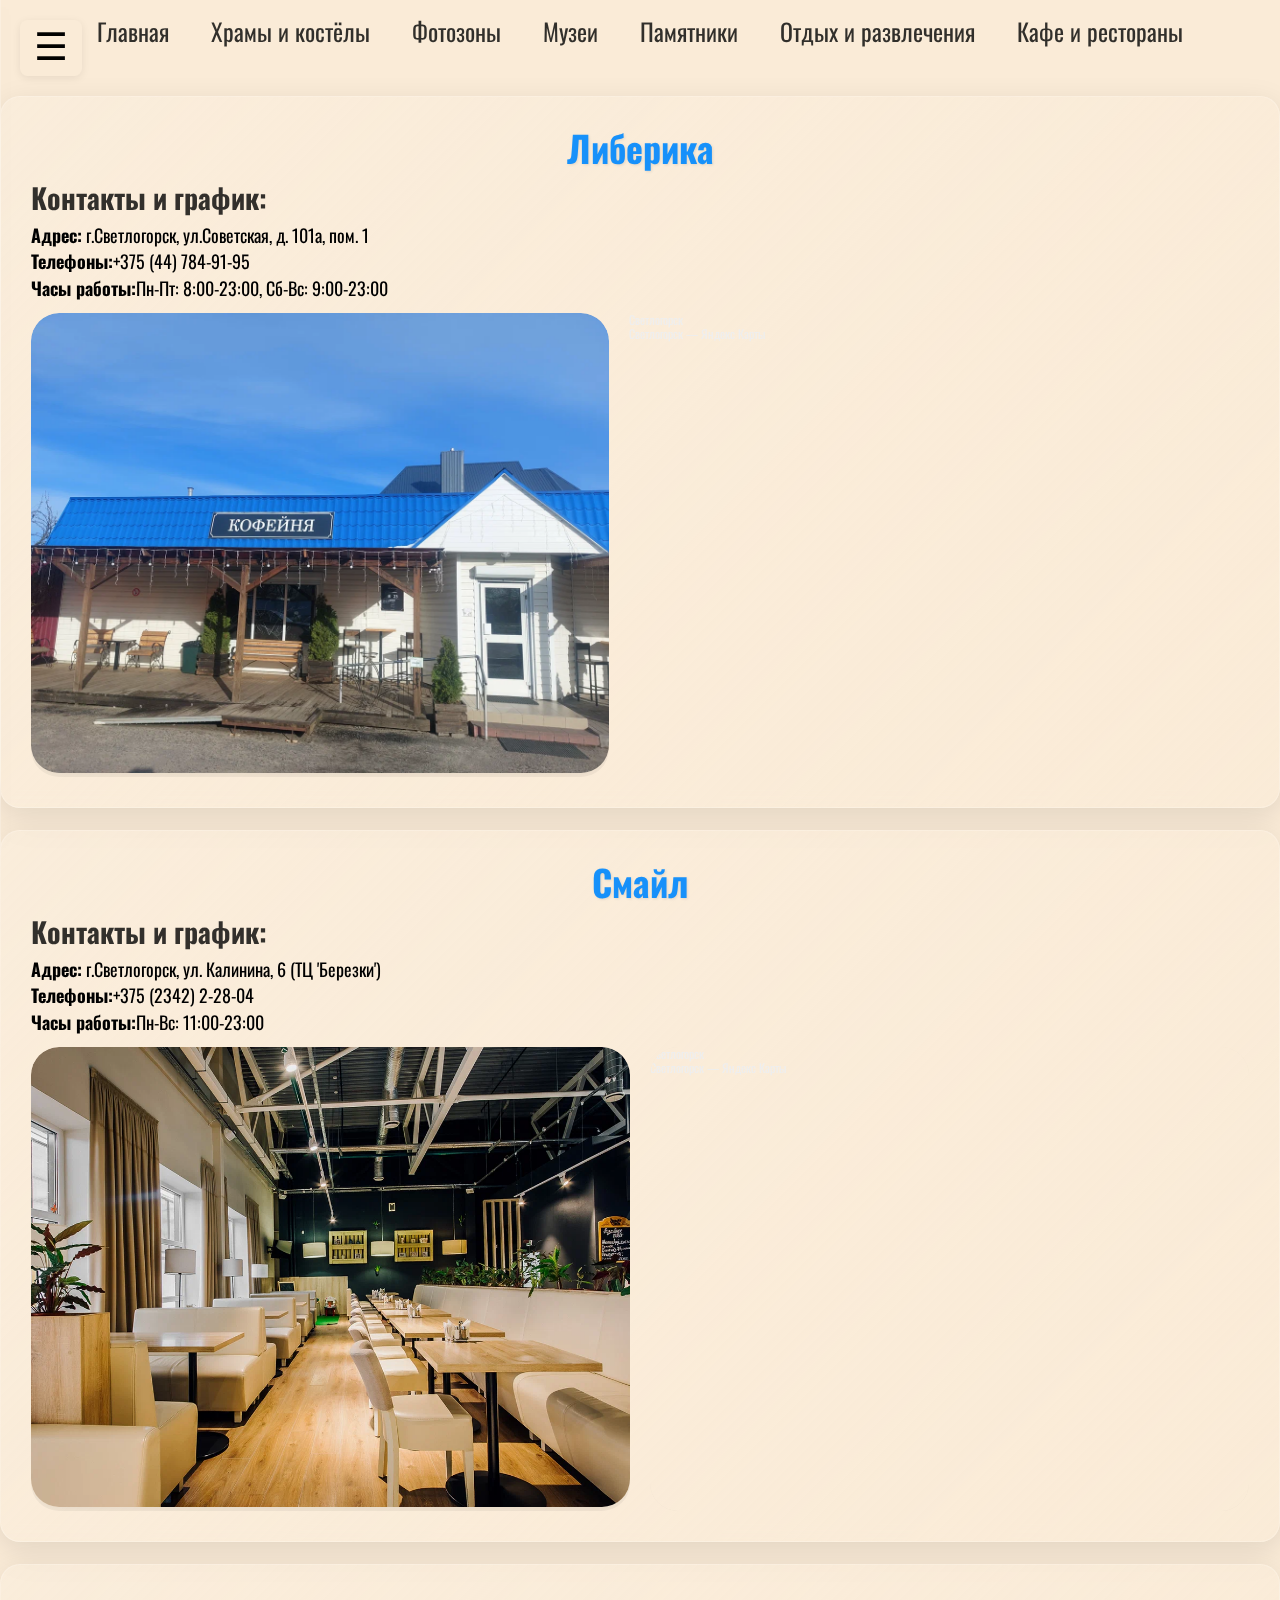
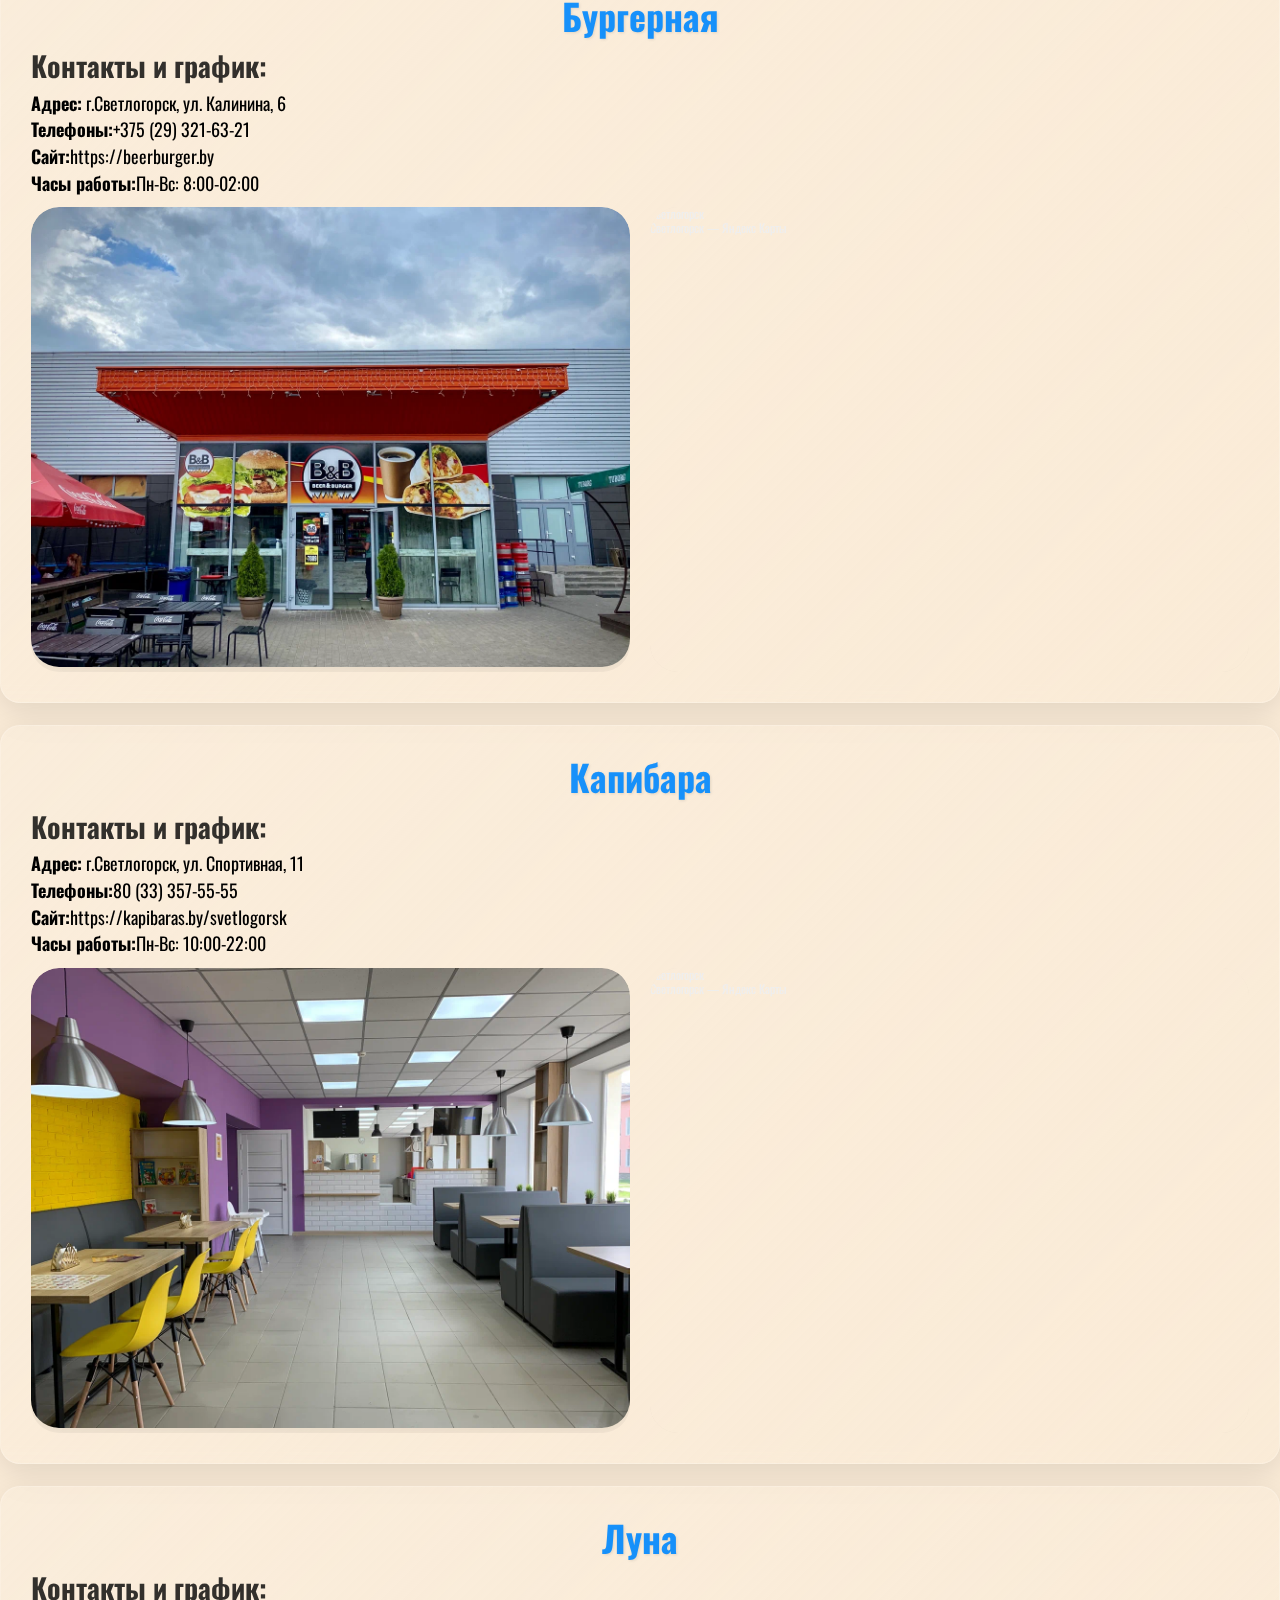
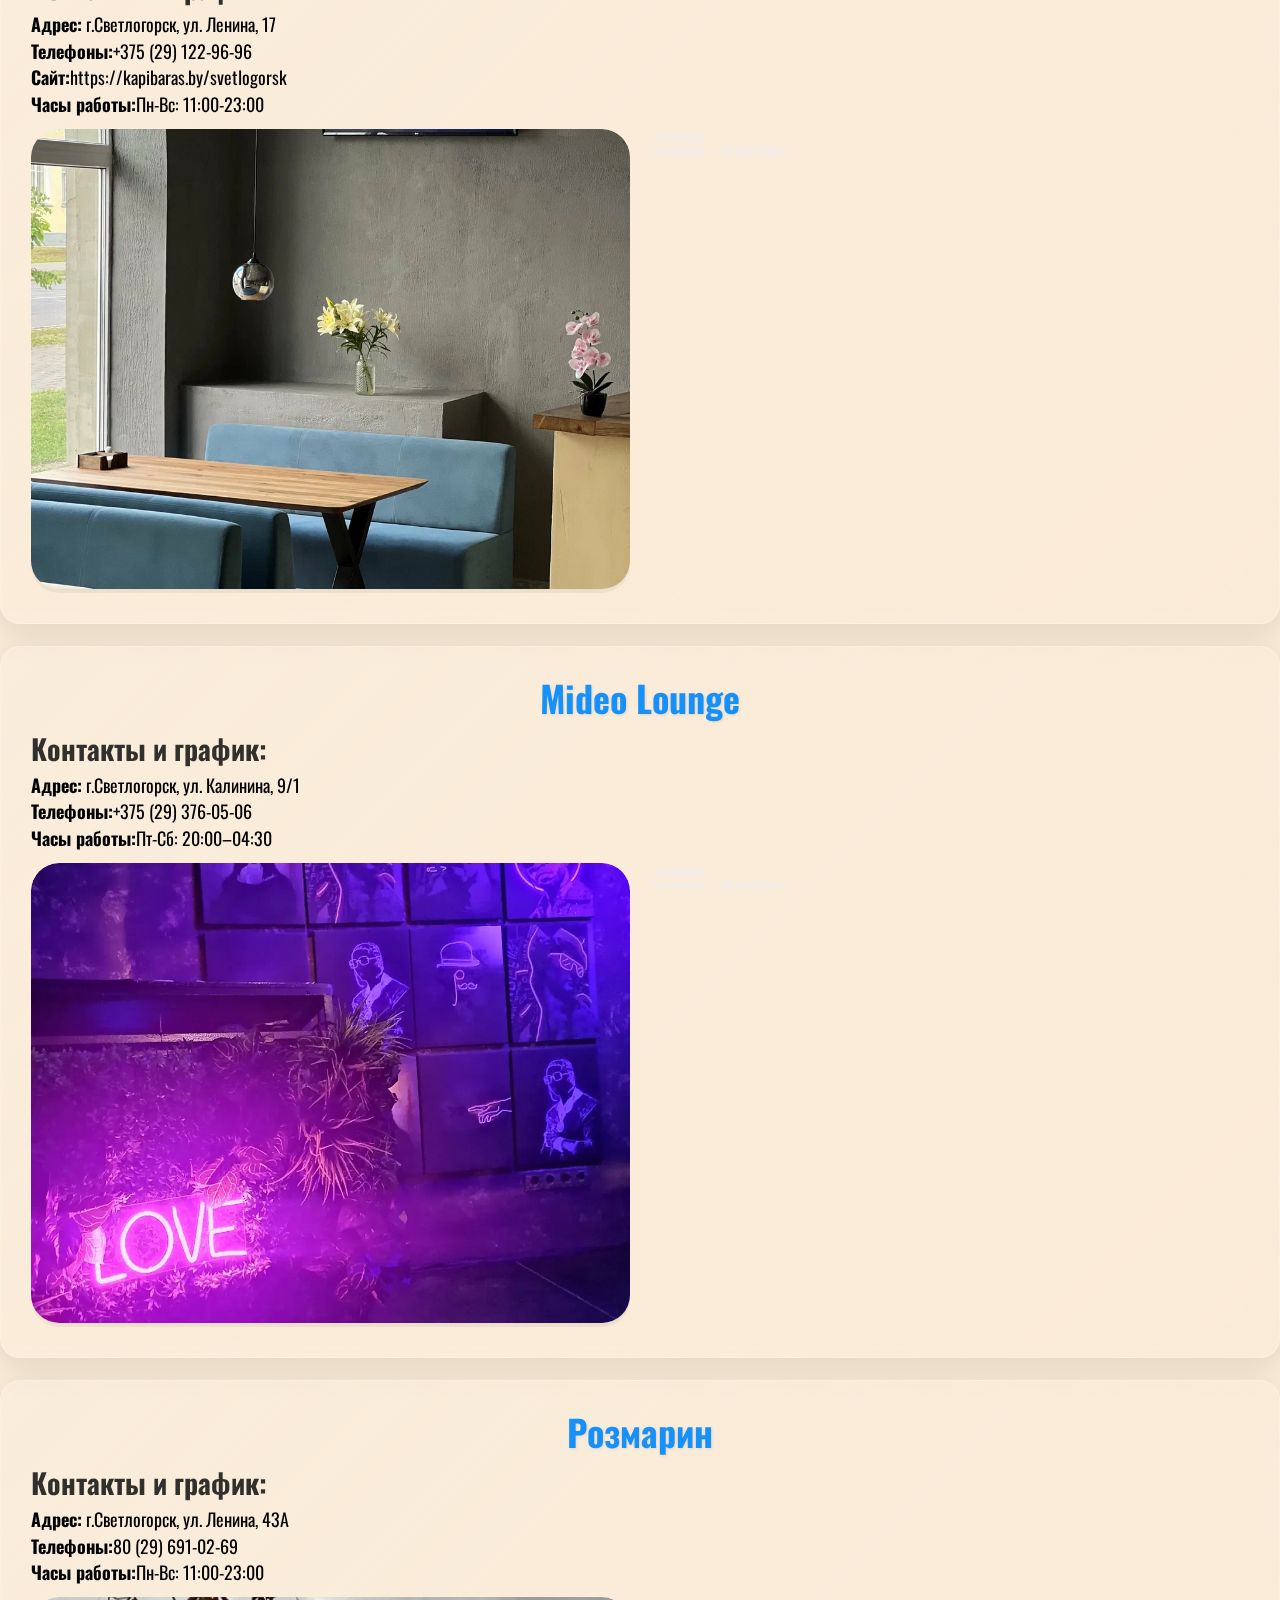
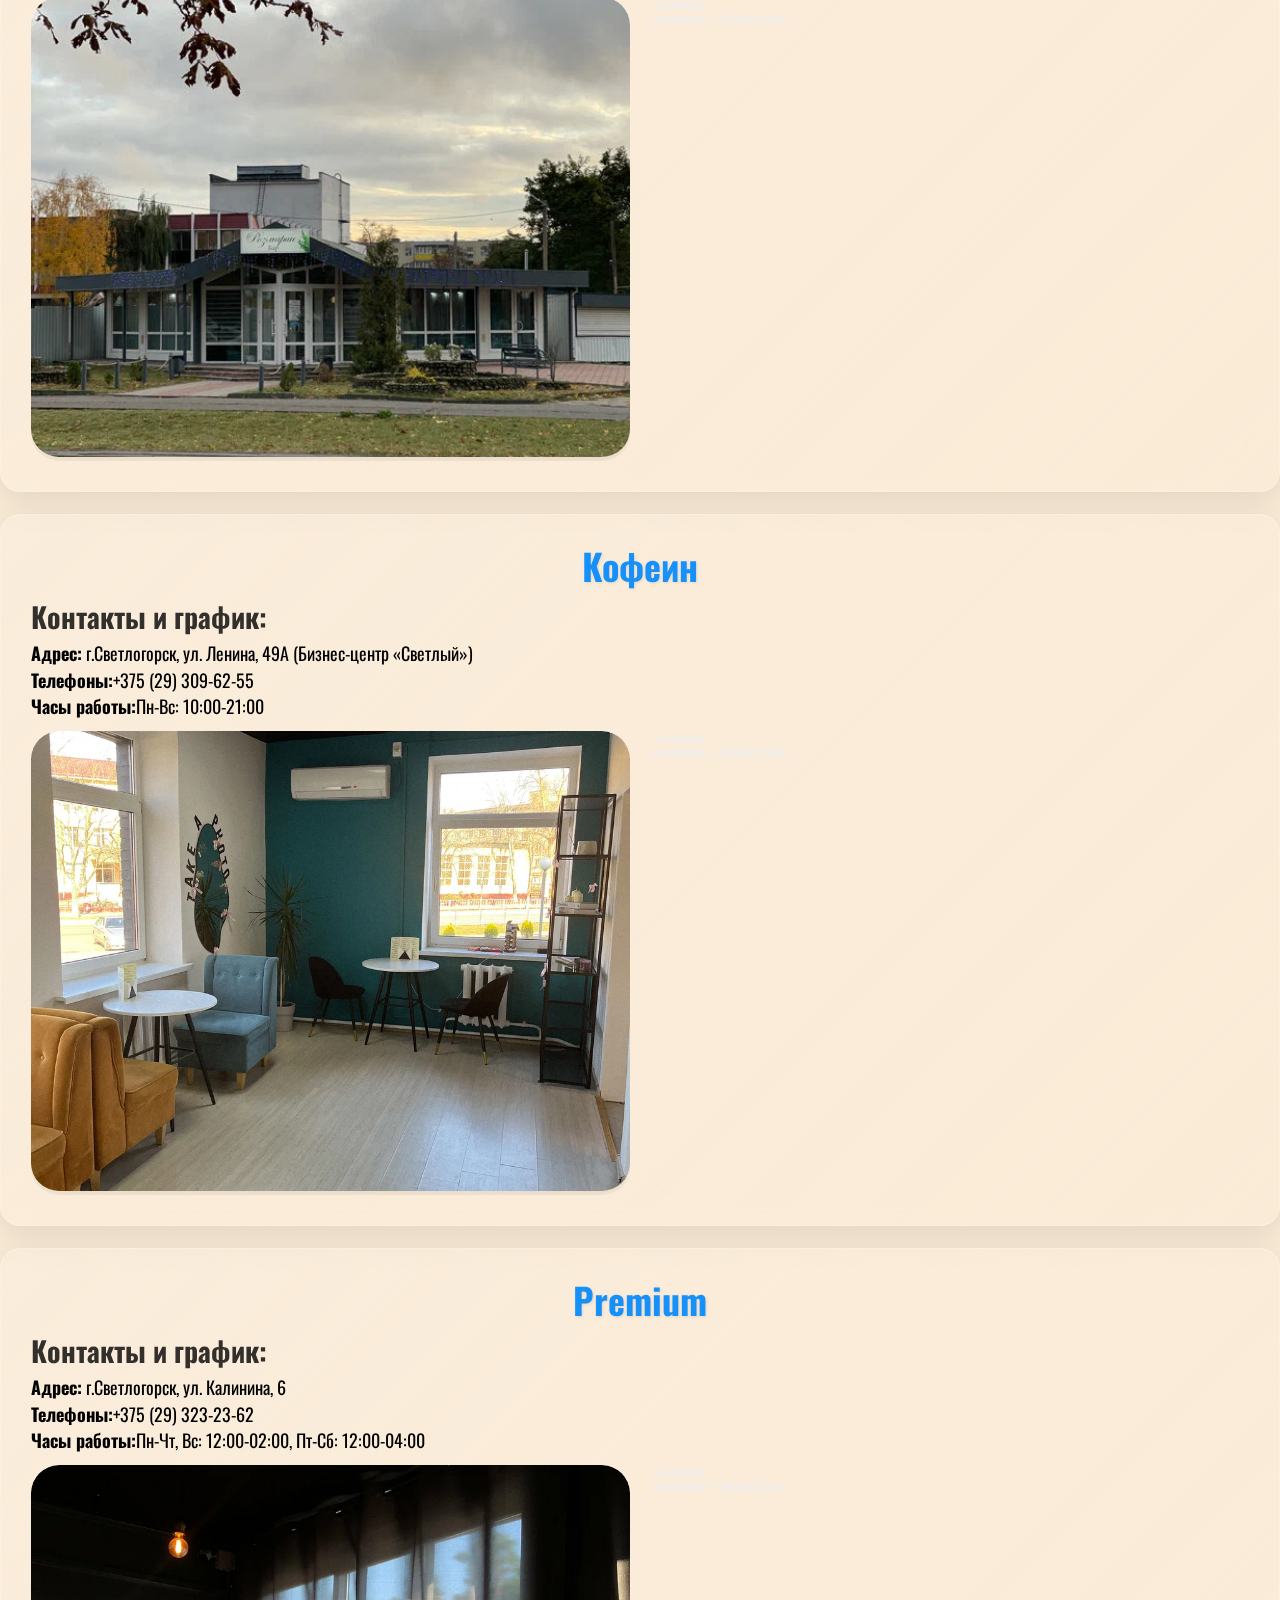
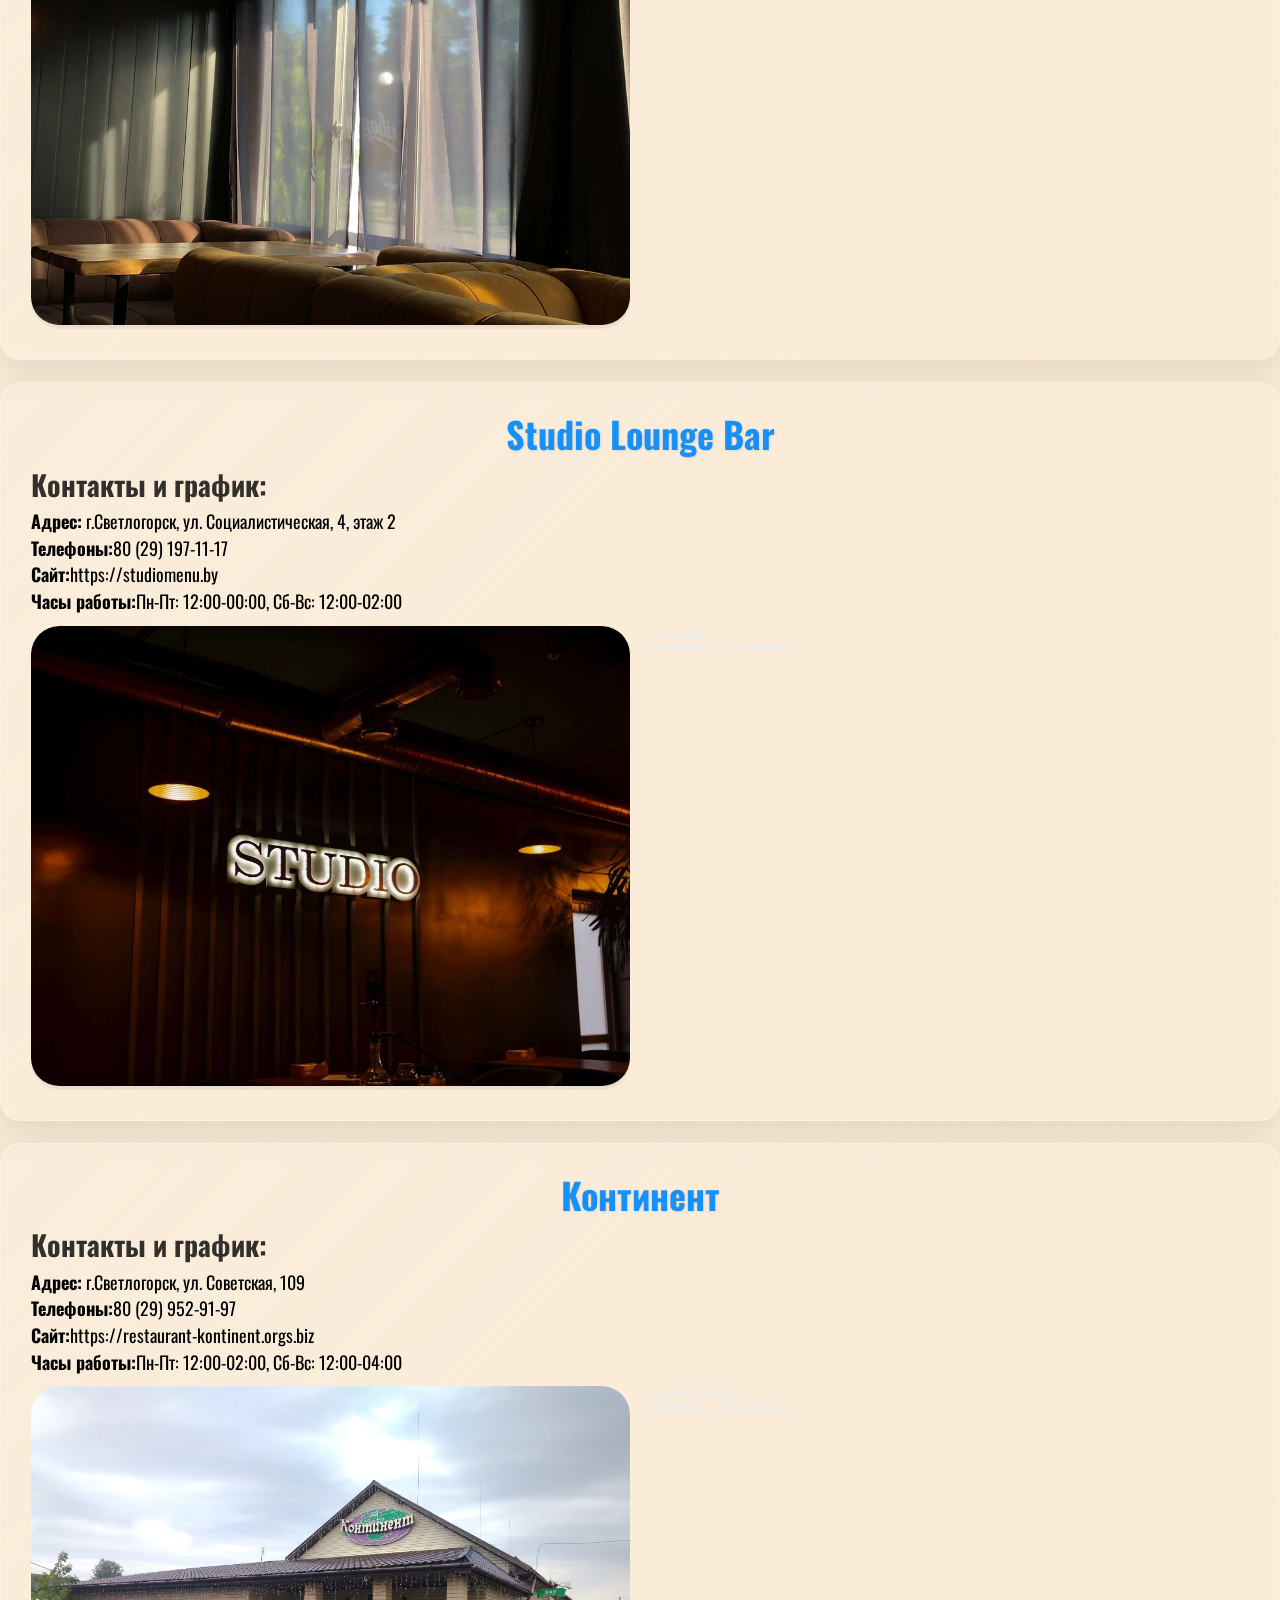
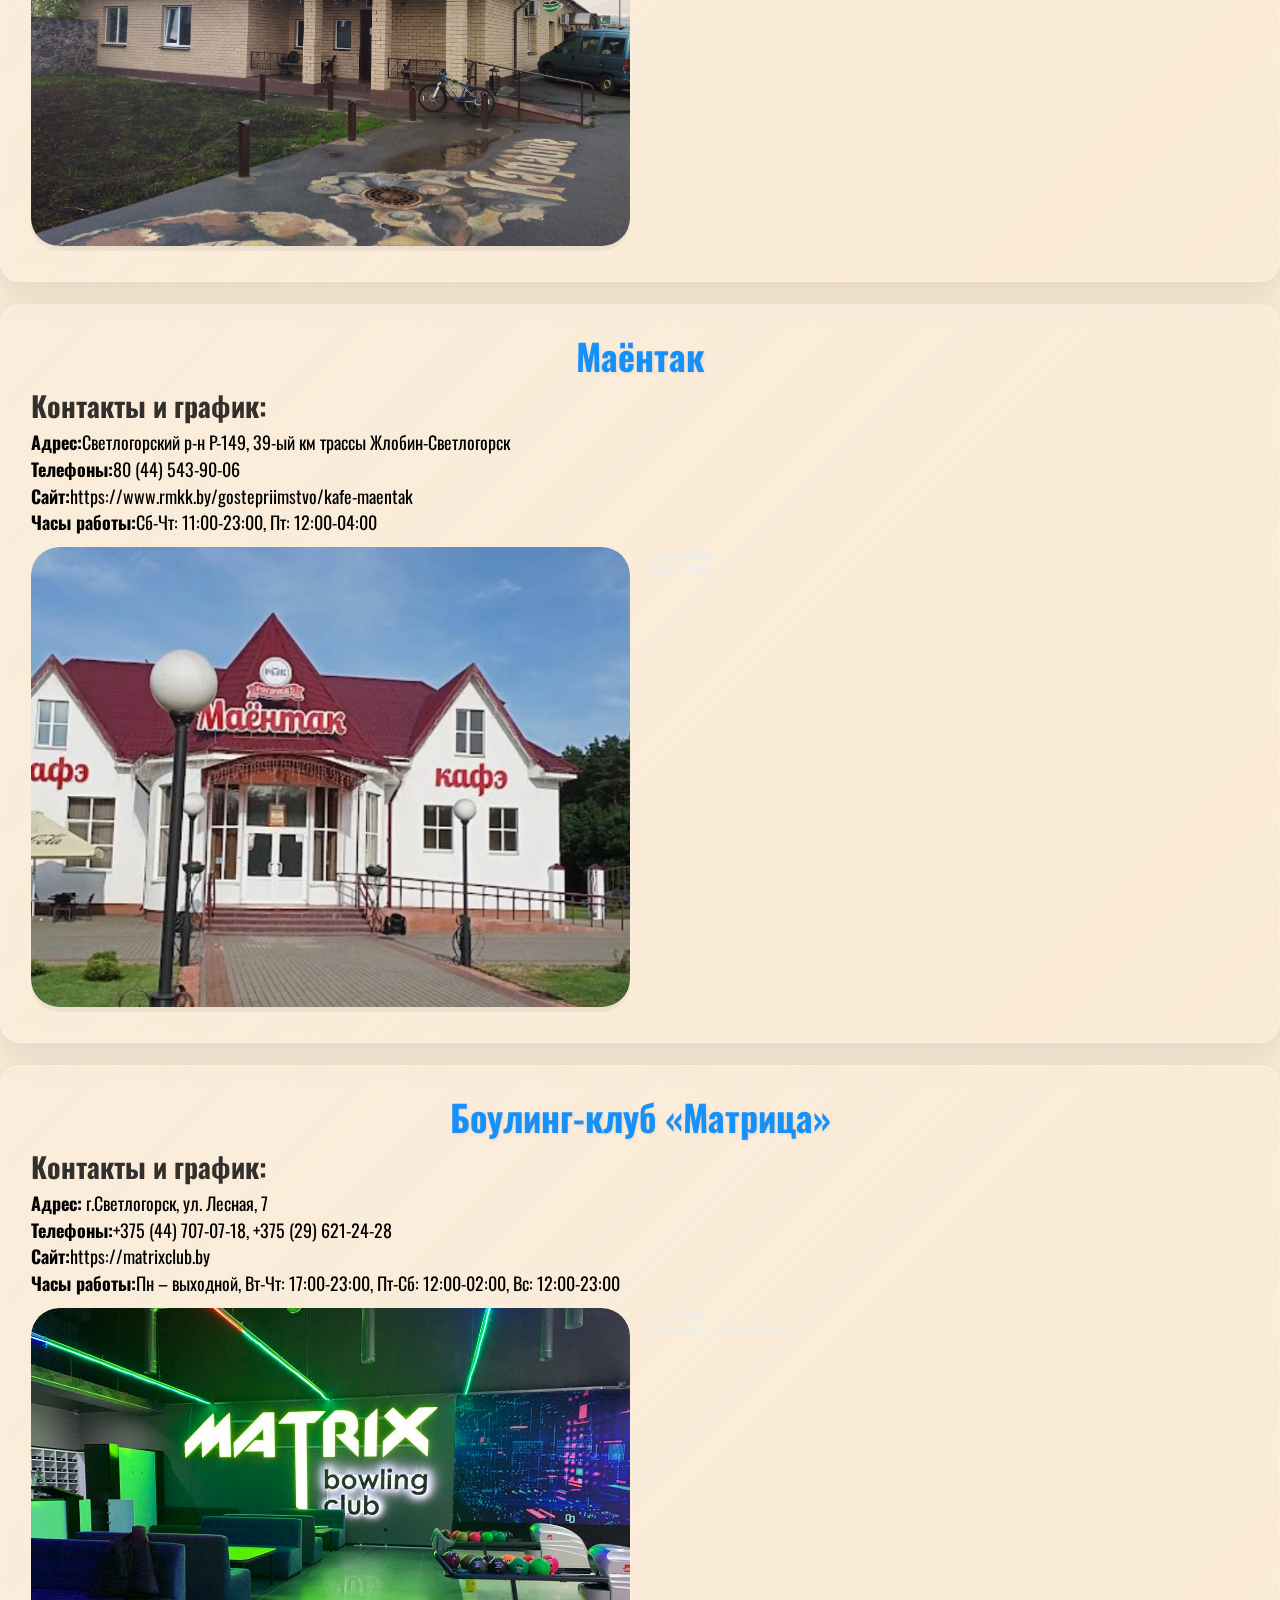
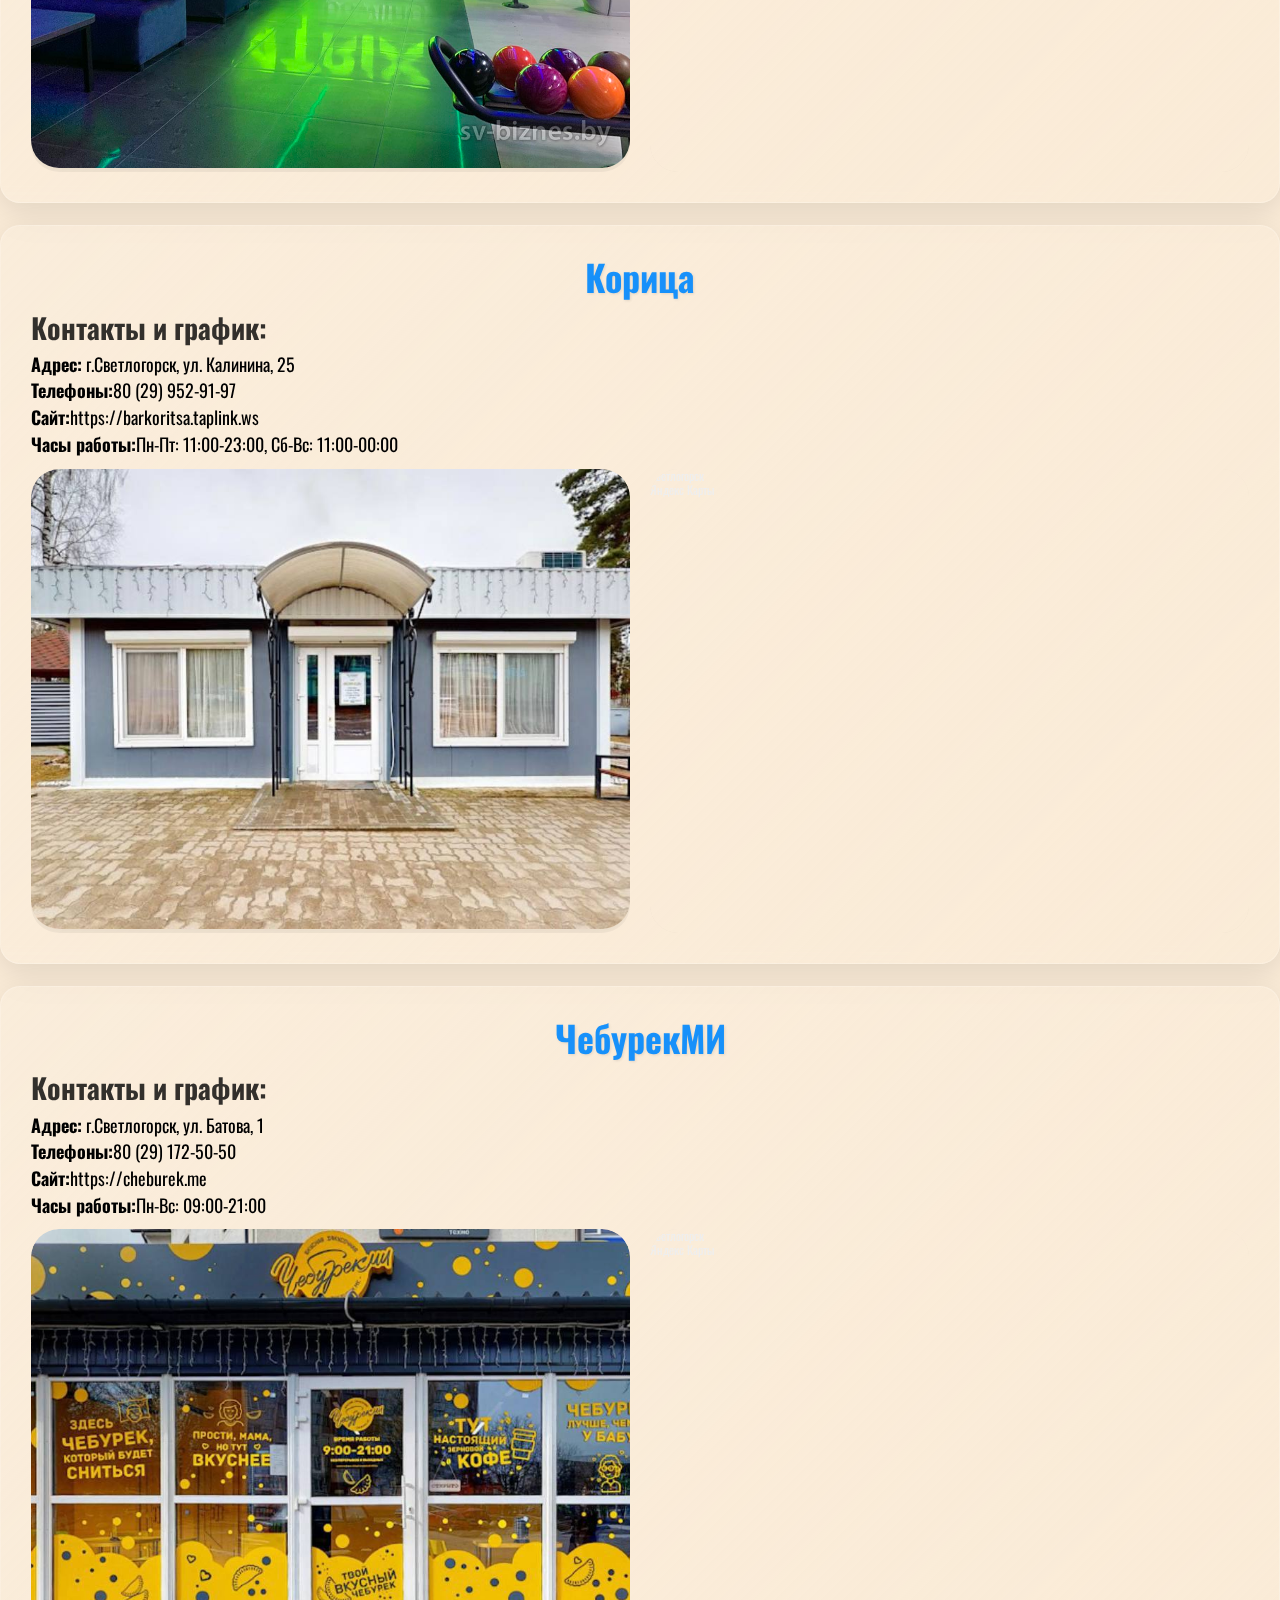
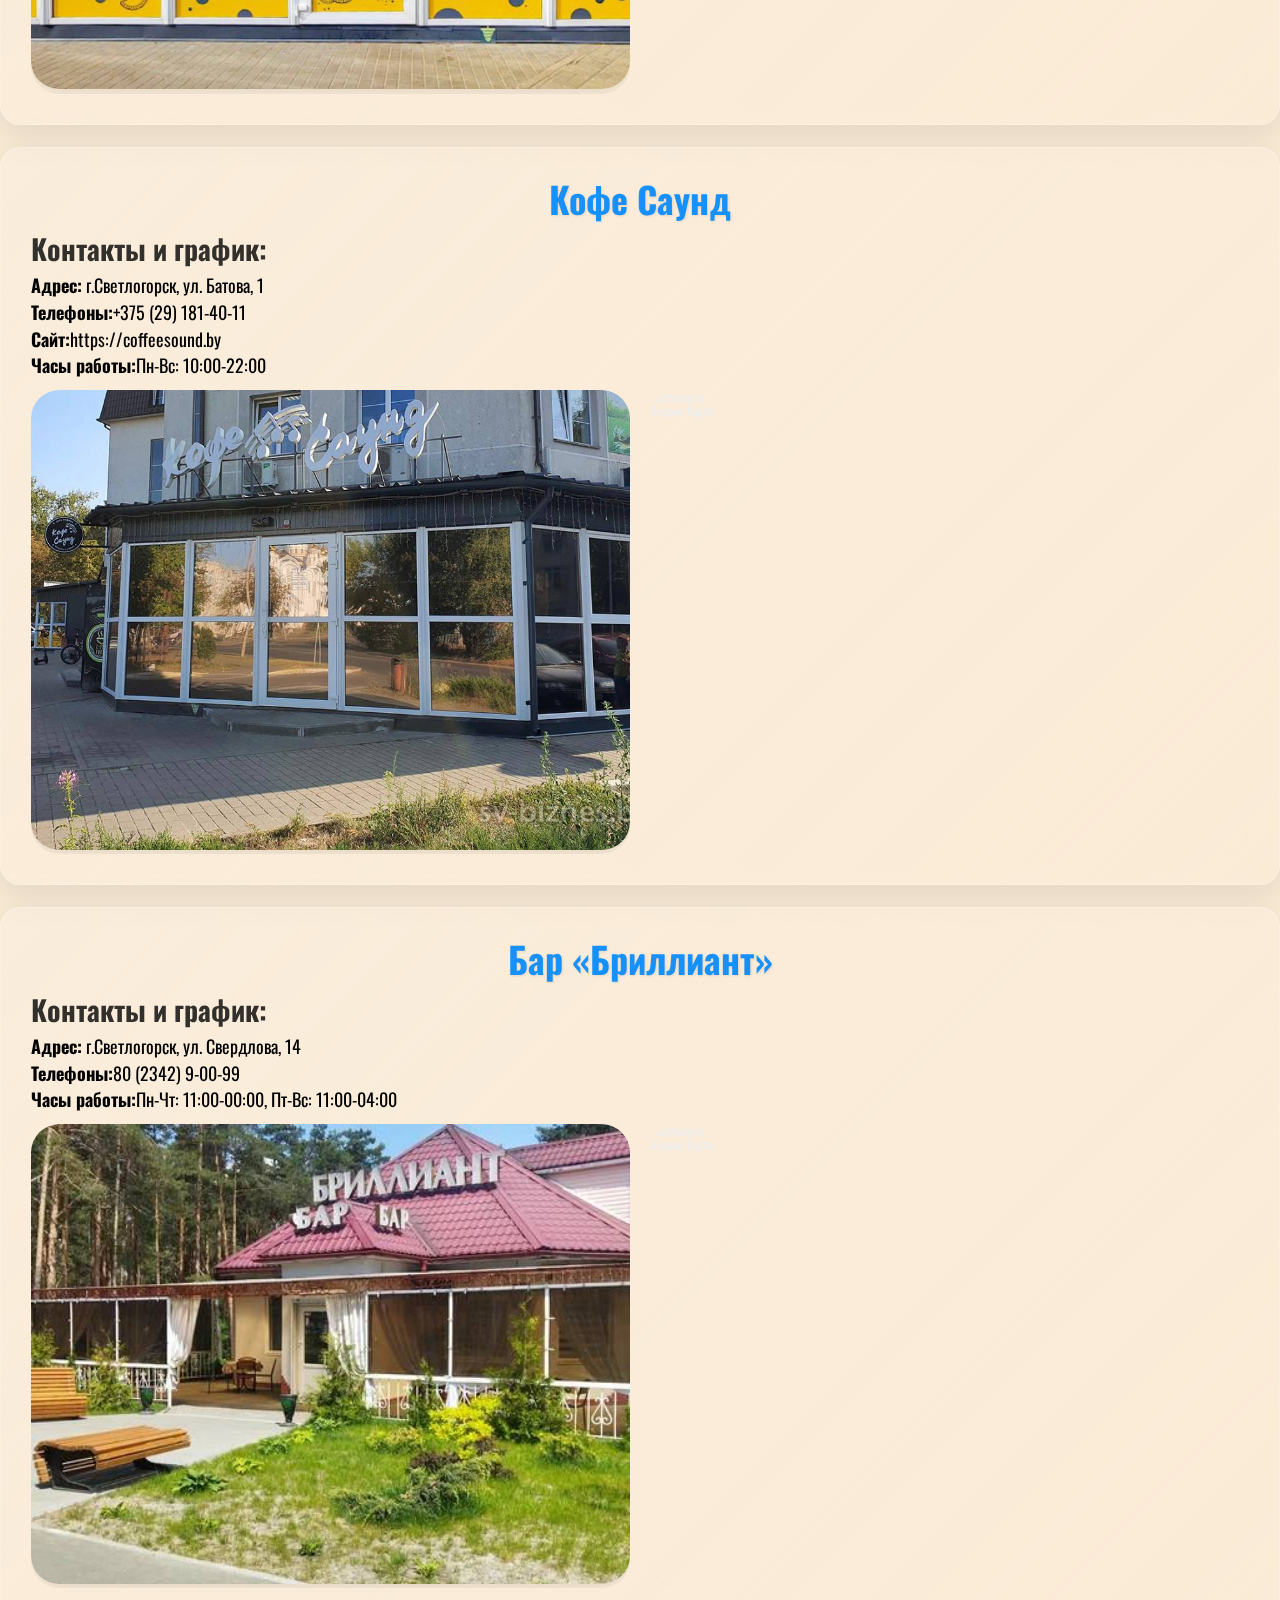
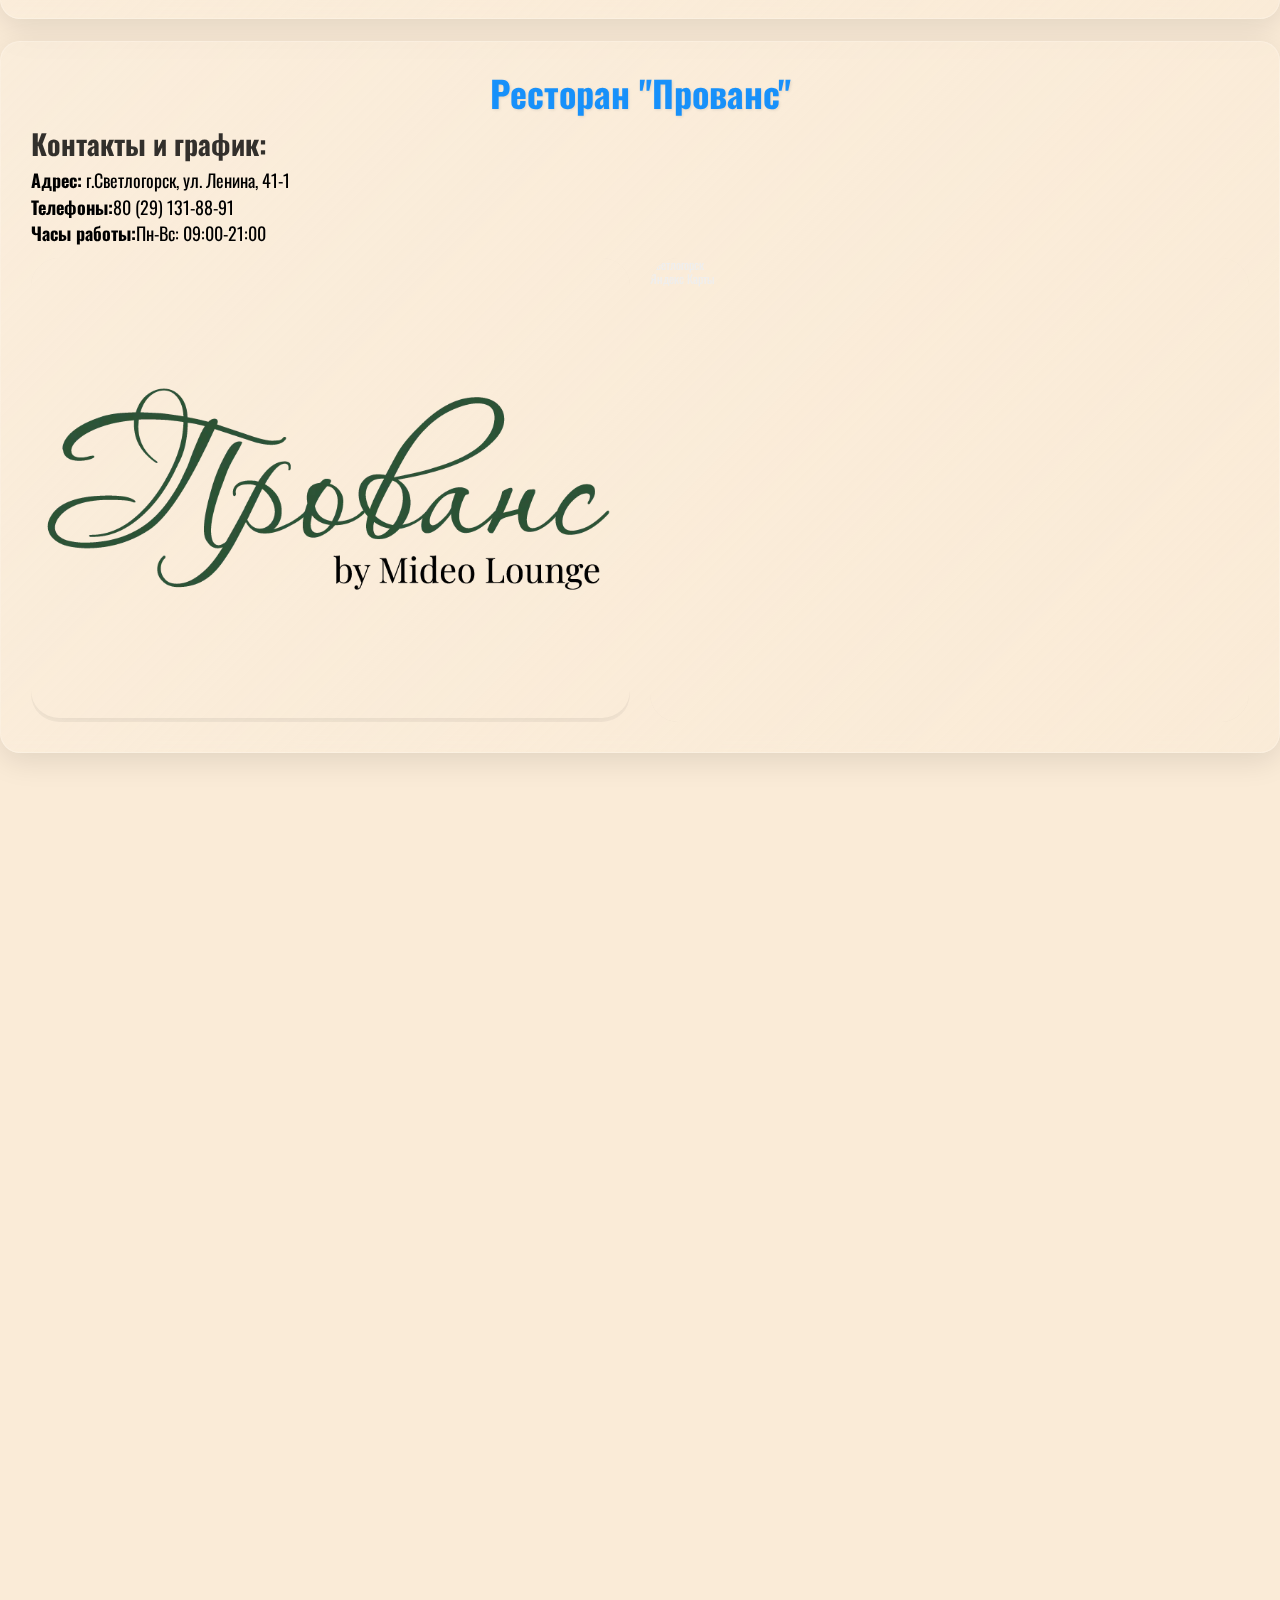
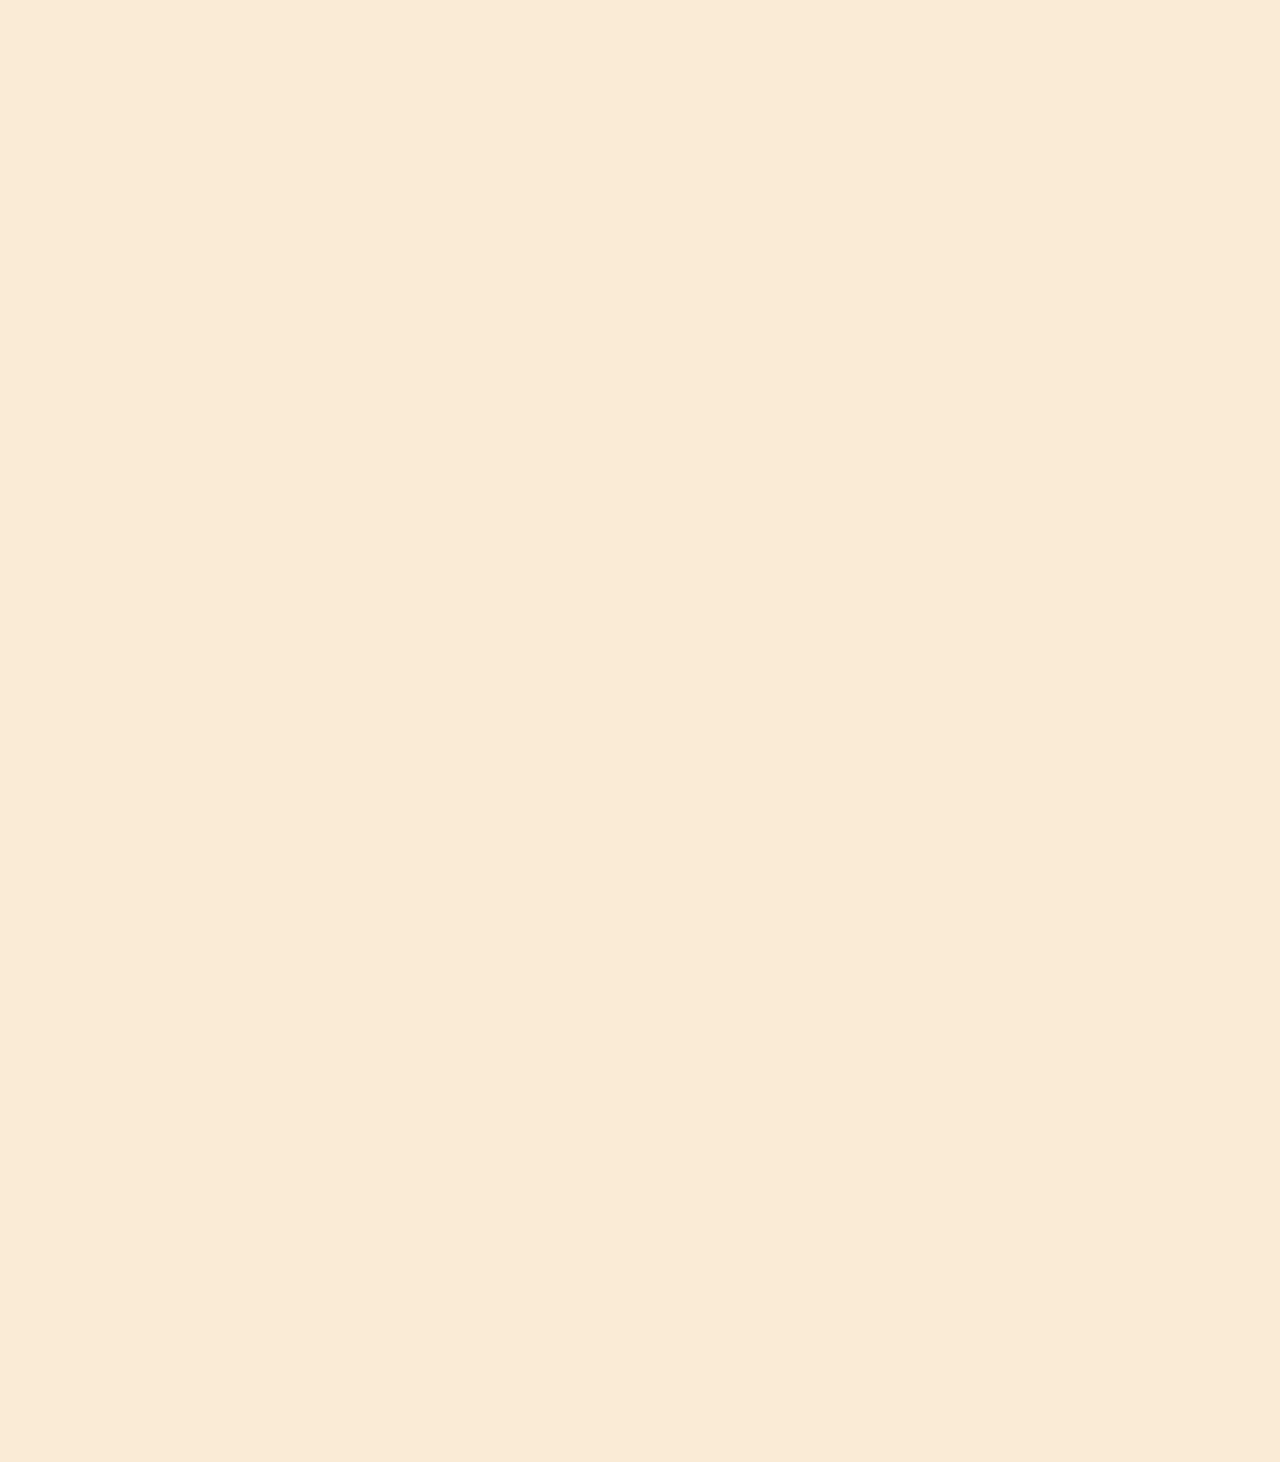
<file: cafe.html>
<!DOCTYPE html>
<html lang="en">
<head>
    <meta charset="UTF-8">
    <meta name="viewport" content="width=device-width, initial-scale=1.0">
    <meta name="description" content="Путеводитель Светлогорск. Кафе, которые можно посетить в Светлогорске.">
    <meta name="keywords" content="Путеводитель, Светлогорск, кафе">
    <link type="image/x-icon" href="img/png/fav.ico" rel="shortcut icon">
    <link type="Image/x-icon" href="img/png/fav.ico" rel="icon">
    <link rel="preconnect" href="https://fonts.googleapis.com">
    <link rel="preconnect" href="https://fonts.gstatic.com" crossorigin>
    <link href="https://fonts.googleapis.com/css2?family=Oswald:wght@200..700&display=swap" rel="stylesheet">
    <link rel="stylesheet" href="normalize.css">
    <link rel="stylesheet" href="style.css">
    <title>Кафе и рестораны</title>
</head>
<body>

    <div class="burger-menu" id="burgerMenu">
        <span class="burger-icon" id="burgerIcon">&#9776;</span>
        <nav class="burger-nav" id="burgerNav">
            <span class="close-burger" id="closeBurger">&times;</span>
            <ul>
                <li><a href="#liberica">Либерика</a></li>
                <li><a href="#smile">Смайл</a></li>
                <li><a href="#burger">Бургерная</a></li>
                <li><a href="#kapibara">Капибара</a></li>
                <li><a href="#luna">Луна</a></li>
                <li><a href="#mideo">Mideo Lounge</a></li>
                <li><a href="#rozmarin">Розмарин</a></li>
                <li><a href="#kofein">Кофеин</a></li>
                <li><a href="#premium">Premium</a></li>
                <li><a href="#studio">Studio Lounge Bar</a></li>
                <li><a href="#kontinent">Континент</a></li>
                <li><a href="#maentak">Маёнтак</a></li>
                <li><a href="#matrix">Боулинг-клуб «Матрица»</a></li>
                <li><a href="#koritsa">Корица</a></li>
                <li><a href="#cheburekmi">ЧебурекМИ</a></li>
                <li><a href="#coffeesound">Кофе Саунд</a></li>
                <li><a href="#brilliant">Бар «Бриллиант»</a></li>
                <li><a href="#provence">Ресторан "Прованс"</a></li>
            </ul>
        </nav>
    </div>

    <header>
        <div class="burger-menu540" id="burgerMenu">
            <span class="burger-icon540" id="burgerIcon">Навигация</span>
            <nav class="burger-nav540" id="burgerNav">
                <span class="close-burger540" id="closeBurger">&times;</span>
                <ul>
                     <li><a href="index.html">Главная</a></li>
                    <li><a href="chram.html">Храмы и костёлы</a></li>
                    <li><a href="photo.html">Фотозоны</a></li>
                    <li><a href="musei.html">Музеи</a></li>
                    <li><a href="pamyat.html">Памятники</a></li>
                    <li><a href="otdyx.html">Отдых и развлечения</a></li>
                    <li><a href="cafe.html">Кафе и рестораны</a></li>
                </ul>
            </nav>
        </div>
        <div class="header__top">
            <div class="container">
                <div class="menu">
                    <ul>
                        <li><a href="index.html">Главная</a></li>
                        <li><a href="chram.html">Храмы и костёлы</a></li>
                        <li><a href="photo.html">Фотозоны</a></li>
                        <li><a href="musei.html">Музеи</a></li>
                        <li><a href="pamyat.html">Памятники</a></li>
                        <li><a href="otdyx.html">Отдых и развлечения</a></li>
                        <li><a href="cafe.html">Кафе и рестораны</a></li>
                    </ul>
                </div>
            </div>
        </div>
        <div class="header__bot">
        </div>
    </header>
    <section class="otdel__info">
        <div class="container">
            <div class="cards">
                <div class="card" id="liberica">
                    <h2>Либерика</h2>
                    <h3>Контакты и график:</h3>
                    <ul>
                        <li><strong>Адрес:</strong> г.Светлогорск, ул.Советская, д. 101а, пом. 1</li>
                        <li><strong>Телефоны:</strong><a href="tel:+375447849195">+375 (44) 784-91-95</a></li>
                        <li><strong>Часы работы:</strong>Пн-Пт: 8:00-23:00, Сб-Вс: 9:00-23:00</li>
                    </ul>
                    <div class="card__info">
                        <div class="card__photo">
                            <img src="img/png/cafe1.webp" alt="cafe">
                        </div>
                        <div class="cr__map" style="position:relative;overflow:hidden;">
                            <a href="https://yandex.by/maps/26004/svetlogorsk/?utm_medium=mapframe&utm_source=maps" style="color:#eee;font-size:12px;position:absolute;top:0px;">Светлогорск</a>
                            <a href="https://yandex.by/maps/26004/svetlogorsk/?ll=29.747437%2C52.638825&utm_medium=mapframe&utm_source=maps&z=20.65" style="color:#eee;font-size:12px;position:absolute;top:14px;">Светлогорск — Яндекс Карты</a>
                            <iframe src="https://yandex.by/map-widget/v1/?ll=29.747437%2C52.638825&z=20.65" width="620" height="460" frameborder="0" allowfullscreen="true" style="position:relative;"></iframe>
                        </div>
                    </div>
                </div>
                <div class="card" id="smile">
                    <h2>Смайл</h2>
                    <h3>Контакты и график:</h3>
                    <ul>
                        <li><strong>Адрес:</strong> г.Светлогорск, ул. Калинина, 6 (ТЦ 'Березки')</li>
                        <li><strong>Телефоны:</strong><a href="tel:+375234222804">+375 (2342) 2-28-04</a></li>
                        <li><strong>Часы работы:</strong>Пн-Вс: 11:00-23:00</li>
                    </ul>
                    <div class="card__info">
                        <div class="card__photo">
                            <img src="img/png/cafe2.webp" alt="cafe">
                        </div>
                        <div class="card__map">
                            <div class="cr__map" style="position:relative;overflow:hidden;">
                                <a href="https://yandex.by/maps/26004/svetlogorsk/?utm_medium=mapframe&utm_source=maps" style="color:#eee;font-size:12px;position:absolute;top:0px;">Светлогорск</a>
                                <a href="https://yandex.by/maps/26004/svetlogorsk/?indoorLevel=1&ll=29.734857%2C52.628182&utm_medium=mapframe&utm_source=maps&z=20.45" style="color:#eee;font-size:12px;position:absolute;top:14px;">Светлогорск — Яндекс Карты</a>
                                <iframe src="https://yandex.by/map-widget/v1/?indoorLevel=1&ll=29.734857%2C52.628182&z=20.45" width="620" height="460" frameborder="0" allowfullscreen="true" style="position:relative;"></iframe>
                            </div>
                        </div>
                    </div>
                </div>
                <div class="card" id="burger">
                    <h2>Бургерная</h2>
                    <h3>Контакты и график:</h3>
                    <ul>
                        <li><strong>Адрес:</strong> г.Светлогорск, ул. Калинина, 6</li>
                        <li><strong>Телефоны:</strong><a href="tel:+375293216321">+375 (29) 321-63-21</a></li>
                        <li><strong>Сайт:</strong><a href="https://beerburger.by" target="_blank">https://beerburger.by</a></li>
                        <li><strong>Часы работы:</strong>Пн-Вс: 8:00-02:00</li>
                    </ul>
                    <div class="card__info">
                        <div class="card__photo">
                            <img src="img/png/cafe3.webp" alt="cafe">
                        </div>
                        <div class="card__map">
                            <div class="cr__map" style="position:relative;overflow:hidden;">
                                <a href="https://yandex.by/maps/26004/svetlogorsk/?utm_medium=mapframe&utm_source=maps" style="color:#eee;font-size:12px;position:absolute;top:0px;">Светлогорск</a>
                                <a href="https://yandex.by/maps/26004/svetlogorsk/?indoorLevel=1&ll=29.736048%2C52.627146&utm_medium=mapframe&utm_source=maps&z=20.6" style="color:#eee;font-size:12px;position:absolute;top:14px;">Светлогорск — Яндекс Карты</a>
                                <iframe src="https://yandex.by/map-widget/v1/?indoorLevel=1&ll=29.736048%2C52.627146&z=20.6" width="620" height="460" frameborder="0" allowfullscreen="true" style="position:relative;"></iframe>
                            </div>
                        </div>
                    </div>
                </div>
                <div class="card" id="kapibara">
                    <h2>Капибара</h2>
                    <h3>Контакты и график:</h3>
                    <ul>
                        <li><strong>Адрес:</strong> г.Светлогорск, ул. Спортивная, 11</li>
                        <li><strong>Телефоны:</strong><a href="tel:80333575555">80 (33) 357-55-55</a></li>
                        <li><strong>Сайт:</strong><a href="https://kapibaras.by/svetlogorsk" target="_blank">https://kapibaras.by/svetlogorsk</a></li>
                        <li><strong>Часы работы:</strong>Пн-Вс: 10:00-22:00</li>
                    </ul>
                    <div class="card__info">
                        <div class="card__photo">
                            <img src="img/png/cafe4.webp" alt="cafe">
                        </div>
                        <div class="card__map">
                            <div class="cr__map" style="position:relative;overflow:hidden;">
                                <a href="https://yandex.by/maps/26004/svetlogorsk/?utm_medium=mapframe&utm_source=maps" style="color:#eee;font-size:12px;position:absolute;top:0px;">Светлогорск</a>
                                <a href="https://yandex.by/maps/26004/svetlogorsk/?ll=29.749669%2C52.630924&utm_medium=mapframe&utm_source=maps&z=21" style="color:#eee;font-size:12px;position:absolute;top:14px;">Светлогорск — Яндекс Карты</a>
                                <iframe src="https://yandex.by/map-widget/v1/?ll=29.749669%2C52.630924&z=21" width="620" height="460" frameborder="0" allowfullscreen="true" style="position:relative;"></iframe>
                            </div>
                        </div>
                    </div>
                </div>
                <div class="card" id="luna">
                    <h2>Луна</h2>
                    <h3>Контакты и график:</h3>
                    <ul>
                        <li><strong>Адрес:</strong> г.Светлогорск, ул. Ленина, 17</li>
                        <li><strong>Телефоны:</strong><a href="tel:+375291229696">+375 (29) 122-96-96</a></li>
                        <li><strong>Сайт:</strong><a href="https://kapibaras.by/svetlogorsk" target="_blank">https://kapibaras.by/svetlogorsk</a></li>
                        <li><strong>Часы работы:</strong>Пн-Вс: 11:00-23:00</li>
                    </ul>
                    <div class="card__info">
                        <div class="card__photo">
                            <img src="img/png/cafe5.webp" alt="cafe">
                        </div>
                        <div class="card__map">
                            <div class="cr__map" style="position:relative;overflow:hidden;">
                                <a href="https://yandex.by/maps/26004/svetlogorsk/?utm_medium=mapframe&utm_source=maps" style="color:#eee;font-size:12px;position:absolute;top:0px;">Светлогорск</a>
                                <a href="https://yandex.by/maps/26004/svetlogorsk/?ll=29.756331%2C52.628864&utm_medium=mapframe&utm_source=maps&z=20.6" style="color:#eee;font-size:12px;position:absolute;top:14px;">Светлогорск — Яндекс Карты</a>
                                <iframe src="https://yandex.by/map-widget/v1/?ll=29.756331%2C52.628864&z=20.6" width="620" height="460" frameborder="0" allowfullscreen="true" style="position:relative;"></iframe>
                            </div>
                        </div>
                    </div>
                </div>
                <div class="card" id="mideo">
                    <h2>Mideo Lounge</h2>
                    <h3>Контакты и график:</h3>
                    <ul>
                        <li><strong>Адрес:</strong> г.Светлогорск, ул. Калинина, 9/1</li>
                        <li><strong>Телефоны:</strong><a href="tel:+375293760506">+375 (29) 376-05-06</a></li>
                        <li><strong>Часы работы:</strong>Пт-Сб: 20:00–04:30</li>
                    </ul>
                    <div class="card__info">
                        <div class="card__photo">
                            <img src="img/png/cafe6.webp" alt="cafe">
                        </div>
                        <div class="card__map">
                            <div class="cr__map" style="position:relative;overflow:hidden;">
                                <a href="https://yandex.by/maps/26004/svetlogorsk/?utm_medium=mapframe&utm_source=maps" style="color:#eee;font-size:12px;position:absolute;top:0px;">Светлогорск</a>
                                <a href="https://yandex.by/maps/26004/svetlogorsk/?ll=29.730479%2C52.625620&utm_medium=mapframe&utm_source=maps&z=21" style="color:#eee;font-size:12px;position:absolute;top:14px;">Светлогорск — Яндекс Карты</a>
                                <iframe src="https://yandex.by/map-widget/v1/?ll=29.730479%2C52.625620&z=21" width="620" height="460" frameborder="0" allowfullscreen="true" style="position:relative;"></iframe>
                            </div>
                        </div>
                    </div>
                </div>
                <div class="card" id="rozmarin">
                    <h2>Розмарин</h2>
                    <h3>Контакты и график:</h3>
                    <ul>
                        <li><strong>Адрес:</strong> г.Светлогорск, ул. Ленина, 43А</li>
                        <li><strong>Телефоны:</strong><a href="tel:80296910269">80 (29) 691-02-69</a></li>
                        <li><strong>Часы работы:</strong>Пн-Вс: 11:00-23:00</li>
                    </ul>
                    <div class="card__info">
                        <div class="card__photo">
                            <img src="img/png/cafe7.webp" alt="cafe">
                        </div>
                        <div class="card__map">
                            <div class="cr__map" style="position:relative;overflow:hidden;">
                                <a href="https://yandex.by/maps/26004/svetlogorsk/?utm_medium=mapframe&utm_source=maps" style="color:#eee;font-size:12px;position:absolute;top:0px;">Светлогорск</a>
                                <a href="https://yandex.by/maps/26004/svetlogorsk/?ll=29.744939%2C52.633164&utm_medium=mapframe&utm_source=maps&z=21" style="color:#eee;font-size:12px;position:absolute;top:14px;">Светлогорск — Яндекс Карты</a>
                                <iframe src="https://yandex.by/map-widget/v1/?ll=29.744939%2C52.633164&z=21" width="620" height="460" frameborder="0" allowfullscreen="true" style="position:relative;"></iframe>
                            </div>
                        </div>
                    </div>
                </div>
                <div class="card" id="kofein">
                    <h2>Кофеин</h2>
                    <h3>Контакты и график:</h3>
                    <ul>
                        <li><strong>Адрес:</strong> г.Светлогорск, ул. Ленина, 49А (Бизнес-центр «Светлый»)</li>
                        <li><strong>Телефоны:</strong><a href="tel:+375293096255">+375 (29) 309-62-55</a></li>
                        <li><strong>Часы работы:</strong>Пн-Вс: 10:00-21:00</li>
                    </ul>
                    <div class="card__info">
                        <div class="card__photo">
                            <img src="img/png/cafe8.webp" alt="cafe">
                        </div>
                        <div class="card__map">
                            <div class="cr__map" style="position:relative;overflow:hidden;">
                                <a href="https://yandex.by/maps/26004/svetlogorsk/?utm_medium=mapframe&utm_source=maps" style="color:#eee;font-size:12px;position:absolute;top:0px;">Светлогорск</a>
                                <a href="https://yandex.by/maps/26004/svetlogorsk/?ll=29.737858%2C52.635715&utm_medium=mapframe&utm_source=maps&z=21" style="color:#eee;font-size:12px;position:absolute;top:14px;">Светлогорск — Яндекс Карты</a>
                                <iframe src="https://yandex.by/map-widget/v1/?ll=29.737858%2C52.635715&z=21" width="620" height="460" frameborder="0" allowfullscreen="true" style="position:relative;"></iframe>
                            </div>
                        </div>
                    </div>
                </div>
                <div class="card" id="premium">
                    <h2>Premium</h2>
                    <h3>Контакты и график:</h3>
                    <ul>
                        <li><strong>Адрес:</strong> г.Светлогорск, ул. Калинина, 6</li>
                        <li><strong>Телефоны:</strong><a href="tel:+375293232362">+375 (29) 323-23-62</a></li>
                        <li><strong>Часы работы:</strong>Пн-Чт, Вс: 12:00-02:00, Пт-Сб: 12:00-04:00</li>
                    </ul>
                    <div class="card__info">
                        <div class="card__photo">
                            <img src="img/png/cafe9.webp" alt="cafe">
                        </div>
                        <div class="card__map">
                            <div class="cr__map" style="position:relative;overflow:hidden;">
                                <a href="https://yandex.by/maps/26004/svetlogorsk/?utm_medium=mapframe&utm_source=maps" style="color:#eee;font-size:12px;position:absolute;top:0px;">Светлогорск</a>
                                <a href="https://yandex.by/maps/26004/svetlogorsk/?indoorLevel=1&ll=29.736048%2C52.627146&utm_medium=mapframe&utm_source=maps&z=20.6" style="color:#eee;font-size:12px;position:absolute;top:14px;">Светлогорск — Яндекс Карты</a>
                                <iframe src="https://yandex.by/map-widget/v1/?indoorLevel=1&ll=29.736048%2C52.627146&z=20.6" width="620" height="460" frameborder="0" allowfullscreen="true" style="position:relative;"></iframe>
                            </div>
                        </div>
                    </div>
                </div>
                <div class="card" id="studio">
                    <h2>Studio Lounge Bar</h2>
                    <h3>Контакты и график:</h3>
                    <ul>
                        <li><strong>Адрес:</strong> г.Светлогорск, ул. Социалистическая, 4, этаж 2</li>
                        <li><strong>Телефоны:</strong><a href="tel:80291971117">80 (29) 197-11-17</a></li>
                        <li><strong>Сайт:</strong><a href="https://studiomenu.by" target="_blank">https://studiomenu.by</a></li>
                        <li><strong>Часы работы:</strong>Пн-Пт: 12:00-00:00, Сб-Вс: 12:00-02:00</li>
                    </ul>
                    <div class="card__info">
                        <div class="card__photo">
                            <img src="img/png/cafe10.webp" alt="cafe">
                        </div>
                        <div class="card__map">
                            <div class="cr__map" style="position:relative;overflow:hidden;">
                                <a href="https://yandex.by/maps/26004/svetlogorsk/?utm_medium=mapframe&utm_source=maps" style="color:#eee;font-size:12px;position:absolute;top:0px;">Светлогорск</a>
                                <a href="https://yandex.by/maps/26004/svetlogorsk/?ll=29.749396%2C52.637285&utm_medium=mapframe&utm_source=maps&z=21" style="color:#eee;font-size:12px;position:absolute;top:14px;">Светлогорск — Яндекс Карты</a>
                                <iframe src="https://yandex.by/map-widget/v1/?ll=29.749396%2C52.637285&z=21" width="620" height="460" frameborder="0" allowfullscreen="true" style="position:relative;"></iframe>
                            </div>
                        </div>
                    </div>
                </div>
                <div class="card" id="kontinent">
                    <h2>Континент</h2>
                    <h3>Контакты и график:</h3>
                    <ul>
                        <li><strong>Адрес:</strong> г.Светлогорск, ул. Советская, 109</li>
                        <li><strong>Телефоны:</strong><a href="tel:80299529197">80 (29) 952-91-97</a></li>
                        <li><strong>Сайт:</strong><a href="https://restaurant-kontinent.orgs.biz" target="_blank">https://restaurant-kontinent.orgs.biz</a></li>
                        <li><strong>Часы работы:</strong>Пн-Пт: 12:00-02:00, Сб-Вс: 12:00-04:00</li>
                    </ul>
                    <div class="card__info">
                        <div class="card__photo">
                            <img src="img/png/ot7.jpg" alt="cafe">
                        </div>
                        <div class="card__map">
                            <div class="cr__map" style="position:relative;overflow:hidden;">
                                <a href="https://yandex.by/maps/29631/gomel-district/?utm_medium=mapframe&utm_source=maps" style="color:#eee;font-size:12px;position:absolute;top:0px;">Гомельская область</a>
                                <a href="https://yandex.by/maps/29631/gomel-district/?ll=29.744813%2C52.640065&utm_medium=mapframe&utm_source=maps&z=19.05" style="color:#eee;font-size:12px;position:absolute;top:14px;">Светлогорск — Яндекс Карты</a>
                                <iframe src="https://yandex.by/map-widget/v1/?ll=29.744813%2C52.640065&z=19.05" width="620" height="460" frameborder="0" allowfullscreen="true" style="position:relative;"></iframe>
                            </div>
                        </div>
                    </div>
                </div>
                <div class="card" id="maentak">
                    <h2>Маёнтак</h2>
                    <h3>Контакты и график:</h3>
                    <ul>
                        <li><strong>Адрес:</strong>Светлогорский р-н Р-149, 39-ый км трассы Жлобин-Светлогорск</li>
                        <li><strong>Телефоны:</strong><a href="tel:80445439006">80 (44) 543-90-06</a></li>
                        <li><strong>Сайт:</strong><a href="https://www.rmkk.by/gostepriimstvo/kafe-maentak" target="_blank">https://www.rmkk.by/gostepriimstvo/kafe-maentak</a></li>
                        <li><strong>Часы работы:</strong>Сб-Чт: 11:00-23:00, Пт: 12:00-04:00</li>
                    </ul>
                    <div class="card__info">
                        <div class="card__photo">
                            <img src="img/png/cafe12.jpg" alt="cafe">
                        </div>
                        <div class="card__map">
                            <div class="cr__map" style="position:relative;overflow:hidden;">
                                <a href="https://yandex.by/maps?utm_medium=mapframe&utm_source=maps" style="color:#eee;font-size:12px;position:absolute;top:0px;">Яндекс Карты</a>
                                <a href="https://yandex.by/maps/?ll=29.659632%2C52.679606&utm_medium=mapframe&utm_source=maps&z=20.05" style="color:#eee;font-size:12px;position:absolute;top:14px;">Яндекс Карты</a>
                                <iframe src="https://yandex.by/map-widget/v1/?ll=29.659632%2C52.679606&z=20.05" width="620" height="460" frameborder="0" allowfullscreen="true" style="position:relative;"></iframe>
                            </div>
                        </div>
                    </div>
                </div>
                <div class="card" id="matrix">
                    <h2>Боулинг-клуб «Матрица»</h2>
                    <h3>Контакты и график:</h3>
                    <ul>
                        <li><strong>Адрес:</strong> г.Светлогорск, ул. Лесная, 7</li>
                        <li><strong>Телефоны:</strong><a href="tel:+375447070718">+375 (44) 707-07-18</a>,<a href="tel:+375296212428"> +375 (29) 621-24-28</a></li>
                        <li><strong>Сайт:</strong><a href="https://matrixclub.by" target="_blank">https://matrixclub.by</a></li>
                        <li><strong>Часы работы:</strong>Пн – выходной, Вт-Чт: 17:00-23:00, Пт-Сб: 12:00-02:00, Вс: 12:00-23:00</li>
                    </ul>
                    <div class="card__info">
                        <div class="card__photo">
                            <img src="img/png/ot1.jpg" alt="cafe">
                        </div>
                        <div class="card__map">
                            <div class="cr__map" style="position:relative;overflow:hidden;">
                                <a href="https://yandex.by/maps/26004/svetlogorsk/?utm_medium=mapframe&utm_source=maps" style="color:#eee;font-size:12px;position:absolute;top:0px;">Светлогорск</a>
                                <a href="https://yandex.by/maps/26004/svetlogorsk/?ll=29.759235%2C52.624986&utm_medium=mapframe&utm_source=maps&z=19.6" style="color:#eee;font-size:12px;position:absolute;top:14px;">Светлогорск — Яндекс Карты</a>
                                <iframe src="https://yandex.by/map-widget/v1/?ll=29.759235%2C52.624986&z=19.6" width="620" height="460" frameborder="0" allowfullscreen="true" style="position:relative;"></iframe>
                            </div>
                        </div>
                    </div>
                </div>
                <div class="card" id="koritsa">
                    <h2>Корица</h2>
                    <h3>Контакты и график:</h3>
                    <ul>
                        <li><strong>Адрес:</strong> г.Светлогорск, ул. Калинина, 25</li>
                        <li><strong>Телефоны:</strong><a href="tel:80299529197">80 (29) 952-91-97</a></li>
                        <li><strong>Сайт:</strong><a href="https://barkoritsa.taplink.ws" target="_blank">https://barkoritsa.taplink.ws</a></li>
                        <li><strong>Часы работы:</strong>Пн-Пт: 11:00-23:00, Сб-Вс: 11:00-00:00</li>
                    </ul>
                    <div class="card__info">
                        <div class="card__photo">
                            <img src="img/png/cafe14.jpg" alt="cafe">
                        </div>
                        <div class="card__map">
                            <div class="cr__map" style="position:relative;overflow:hidden;">
                                <a href="https://yandex.by/maps/26004/svetlogorsk/?utm_medium=mapframe&utm_source=maps" style="color:#eee;font-size:12px;position:absolute;top:0px;">Светлогорск</a>
                                <a href="https://yandex.by/maps/26004/svetlogorsk/?ll=29.731145%2C52.632170&utm_medium=mapframe&utm_source=maps&z=21" style="color:#eee;font-size:12px;position:absolute;top:14px;">Яндекс Карты</a>
                                <iframe src="https://yandex.by/map-widget/v1/?ll=29.731145%2C52.632170&z=21" width="620" height="460" frameborder="0" allowfullscreen="true" style="position:relative;"></iframe>
                            </div>
                        </div>
                    </div>
                </div>
                <div class="card" id="cheburekmi">
                    <h2>ЧебурекМИ</h2>
                    <h3>Контакты и график:</h3>
                    <ul>
                        <li><strong>Адрес:</strong> г.Светлогорск, ул. Батова, 1</li>
                        <li><strong>Телефоны:</strong><a href="tel:80299529197">80 (29) 172-50-50</a></li>
                        <li><strong>Сайт:</strong><a href="https://cheburek.me" target="_blank">https://cheburek.me</a></li>
                        <li><strong>Часы работы:</strong>Пн-Вс: 09:00-21:00</li>
                    </ul>
                    <div class="card__info">
                        <div class="card__photo">
                            <img src="img/png/cafe15.jpg" alt="cafe">
                        </div>
                        <div class="card__map">
                            <div class="cr__map" style="position:relative;overflow:hidden;">
                                <a href="https://yandex.by/maps/26004/svetlogorsk/?utm_medium=mapframe&utm_source=maps" style="color:#eee;font-size:12px;position:absolute;top:0px;">Светлогорск</a>
                                <a href="https://yandex.by/maps/26004/svetlogorsk/?ll=29.739271%2C52.634738&utm_medium=mapframe&utm_source=maps&z=21" style="color:#eee;font-size:12px;position:absolute;top:14px;">Яндекс Карты</a>
                                <iframe src="https://yandex.by/map-widget/v1/?ll=29.739271%2C52.634738&z=21" width="620" height="460" frameborder="0" allowfullscreen="true" style="position:relative;"></iframe>
                            </div>
                        </div>
                    </div>
                </div>
                <div class="card" id="coffeesound">
                    <h2>Кофе Саунд</h2>
                    <h3>Контакты и график:</h3>
                    <ul>
                        <li><strong>Адрес:</strong> г.Светлогорск, ул. Батова, 1</li>
                        <li><strong>Телефоны:</strong><a href="tel:+375291814011">+375 (29) 181-40-11</a></li>
                        <li><strong>Сайт:</strong><a href="https://coffeesound.by" target="_blank">https://coffeesound.by</a></li>
                        <li><strong>Часы работы:</strong>Пн-Вс: 10:00-22:00</li>
                    </ul>
                    <div class="card__info">
                        <div class="card__photo">
                            <img src="img/png/cafe16.jpg" alt="cafe">
                        </div>
                        <div class="card__map">
                            <div class="cr__map" style="position:relative;overflow:hidden;">
                                <a href="https://yandex.by/maps/26004/svetlogorsk/?utm_medium=mapframe&utm_source=maps" style="color:#eee;font-size:12px;position:absolute;top:0px;">Светлогорск</a>
                                <a href="https://yandex.by/maps/26004/svetlogorsk/?ll=29.739458%2C52.634875&utm_medium=mapframe&utm_source=maps&z=21" style="color:#eee;font-size:12px;position:absolute;top:14px;">Яндекс Карты</a>
                                <iframe src="https://yandex.by/map-widget/v1/?ll=29.739458%2C52.634875&z=21" width="620" height="460" frameborder="0" allowfullscreen="true" style="position:relative;"></iframe>
                            </div>
                        </div>
                    </div>
                </div>
                <div class="card" id="brilliant">
                    <h2>Бар «Бриллиант»</h2>
                    <h3>Контакты и график:</h3>
                    <ul>
                        <li><strong>Адрес:</strong> г.Светлогорск, ул. Свердлова, 14</li>
                        <li><strong>Телефоны:</strong><a href="tel:80234290099">80 (2342) 9-00-99</a></li>
                        <li><strong>Часы работы:</strong>Пн-Чт: 11:00-00:00, Пт-Вс: 11:00-04:00</li>
                    </ul>
                    <div class="card__info">
                        <div class="card__photo">
                            <img src="img/png/cafe17.jpg" alt="cafe">
                        </div>
                        <div class="card__map">
                            <div class="cr__map" style="position:relative;overflow:hidden;">
                                <a href="https://yandex.by/maps/26004/svetlogorsk/?utm_medium=mapframe&utm_source=maps" style="color:#eee;font-size:12px;position:absolute;top:0px;">Светлогорск</a>
                                <a href="https://yandex.by/maps/26004/svetlogorsk/?ll=29.730749%2C52.628886&utm_medium=mapframe&utm_source=maps&z=20.52" style="color:#eee;font-size:12px;position:absolute;top:14px;">Яндекс Карты</a>
                                <iframe src="https://yandex.by/map-widget/v1/?ll=29.730749%2C52.628886&z=20.52" width="620" height="460" frameborder="0" allowfullscreen="true" style="position:relative;"></iframe>
                            </div>
                        </div>
                    </div>
                </div>
                <div class="card" id="provence">
                    <h2>Ресторан "Прованс"</h2>
                    <h3>Контакты и график:</h3>
                    <ul>
                        <li><strong>Адрес:</strong> г.Светлогорск, ул. Ленина, 41-1</li>
                        <li><strong>Телефоны:</strong><a href="tel:80291318891">80 (29) 131-88-91</a></li>
                        <li><strong>Часы работы:</strong>Пн-Вс: 09:00-21:00</li>
                    </ul>
                    <div class="card__info">
                        <div class="card__photo">
                            <img src="img/png/cafe18.webp" alt="cafe">
                        </div>
                        <div class="card__map">
                            <div class="cr__map" style="position:relative;overflow:hidden;">
                                <a href="https://yandex.by/maps/26004/svetlogorsk/?utm_medium=mapframe&utm_source=maps" style="color:#eee;font-size:12px;position:absolute;top:0px;">Светлогорск</a>
                                <a href="https://yandex.by/maps/26004/svetlogorsk/?ll=29.748441%2C52.631830&utm_medium=mapframe&utm_source=maps&z=20.4" style="color:#eee;font-size:12px;position:absolute;top:14px;">Яндекс Карты</a>
                                <iframe src="https://yandex.by/map-widget/v1/?ll=29.748441%2C52.631830&z=20.4" width="620" height="460" frameborder="0" allowfullscreen="true" style="position:relative;"></iframe>
                            </div>
                        </div>
                    </div>
                </div>
            </div>
        </div>
    </section>
    <footer>
        <div class="container">
            <div class="footer">
                <div class="footer__info">
                    <a href="index.html"><h2><span>PRO</span>Светлогорск</h2></a>
                    <p>Сохраняя традиции, строим будущее</p>
                </div>
                <div class="footer__contacts">
                    <h2>Контакты</h2>
                    <div class="site"><img class="noi" src="img/png/site.png" alt="site"><a href="https://svetlshkola11.by">Сайт школы</a></div>
                    <div class="adr"><img class="noi" src="img/png/adr.png" alt="adres"><p>247431, г. Светлогорск, ул. Азалова, 9А</p></div>
                    <div class="tel"><img class="noi" src="img/png/tel.png" alt="tel"><a href="tel:8(02342)23372">8 (02342) 23372</a></div>
                    <div class="mail"><img class="noi" src="img/png/mail.png" alt="mail"><a href="mailto:svetlshkola11@svetlshkola11.by">svetlshkola11@svetlshkola11.by</a></div>
                </div>
                <div class="footer__social">
                    <h2>Наши соцсети</h2>
                    <ul>
                        <li><a href="https://www.instagram.com/11.school.svetlogorsk?igsh=dHJlYXJiaGNkenHo" target="_blank"><img class="noi" src="img/png/inst.png" alt="inst"></a></li>
                        <li><a href="https://vk.com/svschool11" target="_blank"><img class="noi" src="img/png/vk.png" alt="vk"></a></li>
                        <li><a href="https://t.me/svetlscholl11" target="_blank"><img class="noi" src="img/png/tg.png" alt="tg"></a></li>
                    </ul>
                </div>
            </div>
        </div>
    </footer>
</html>
<script src="sсript.js"></script>
</file>
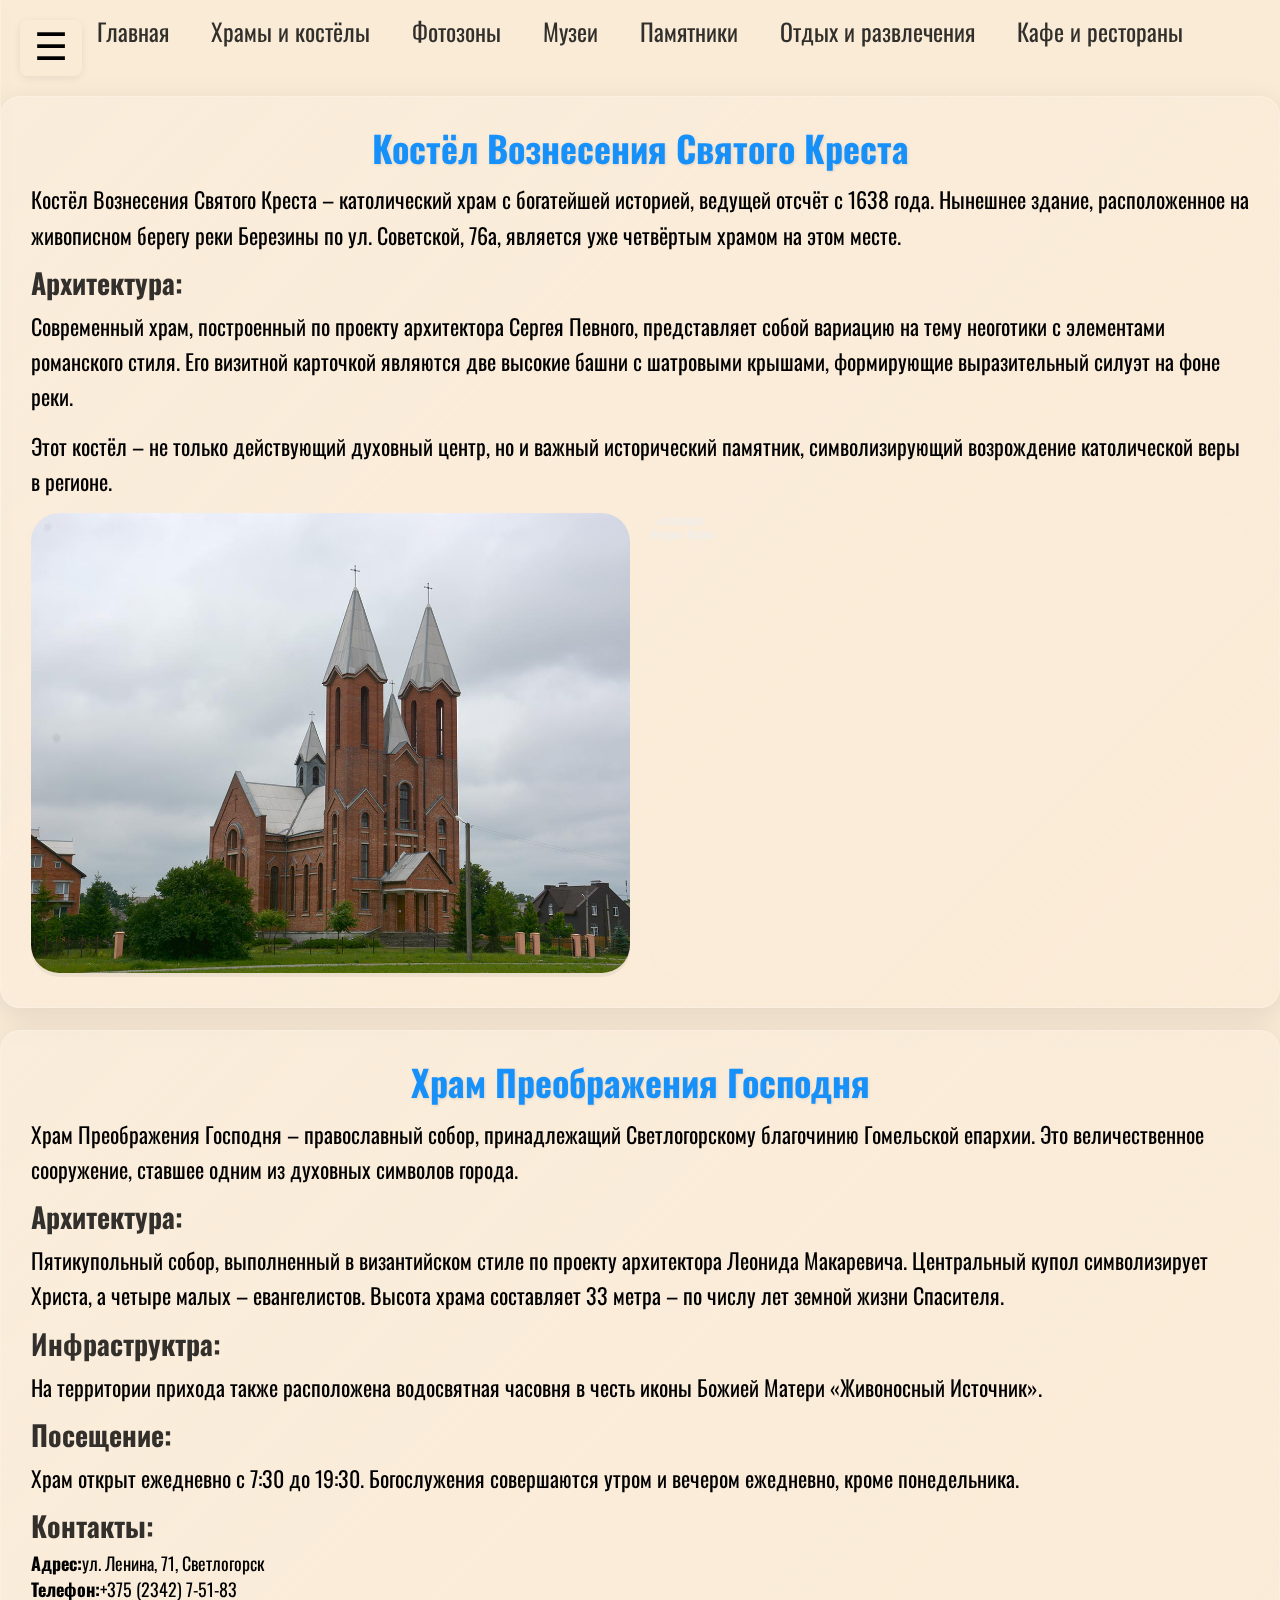
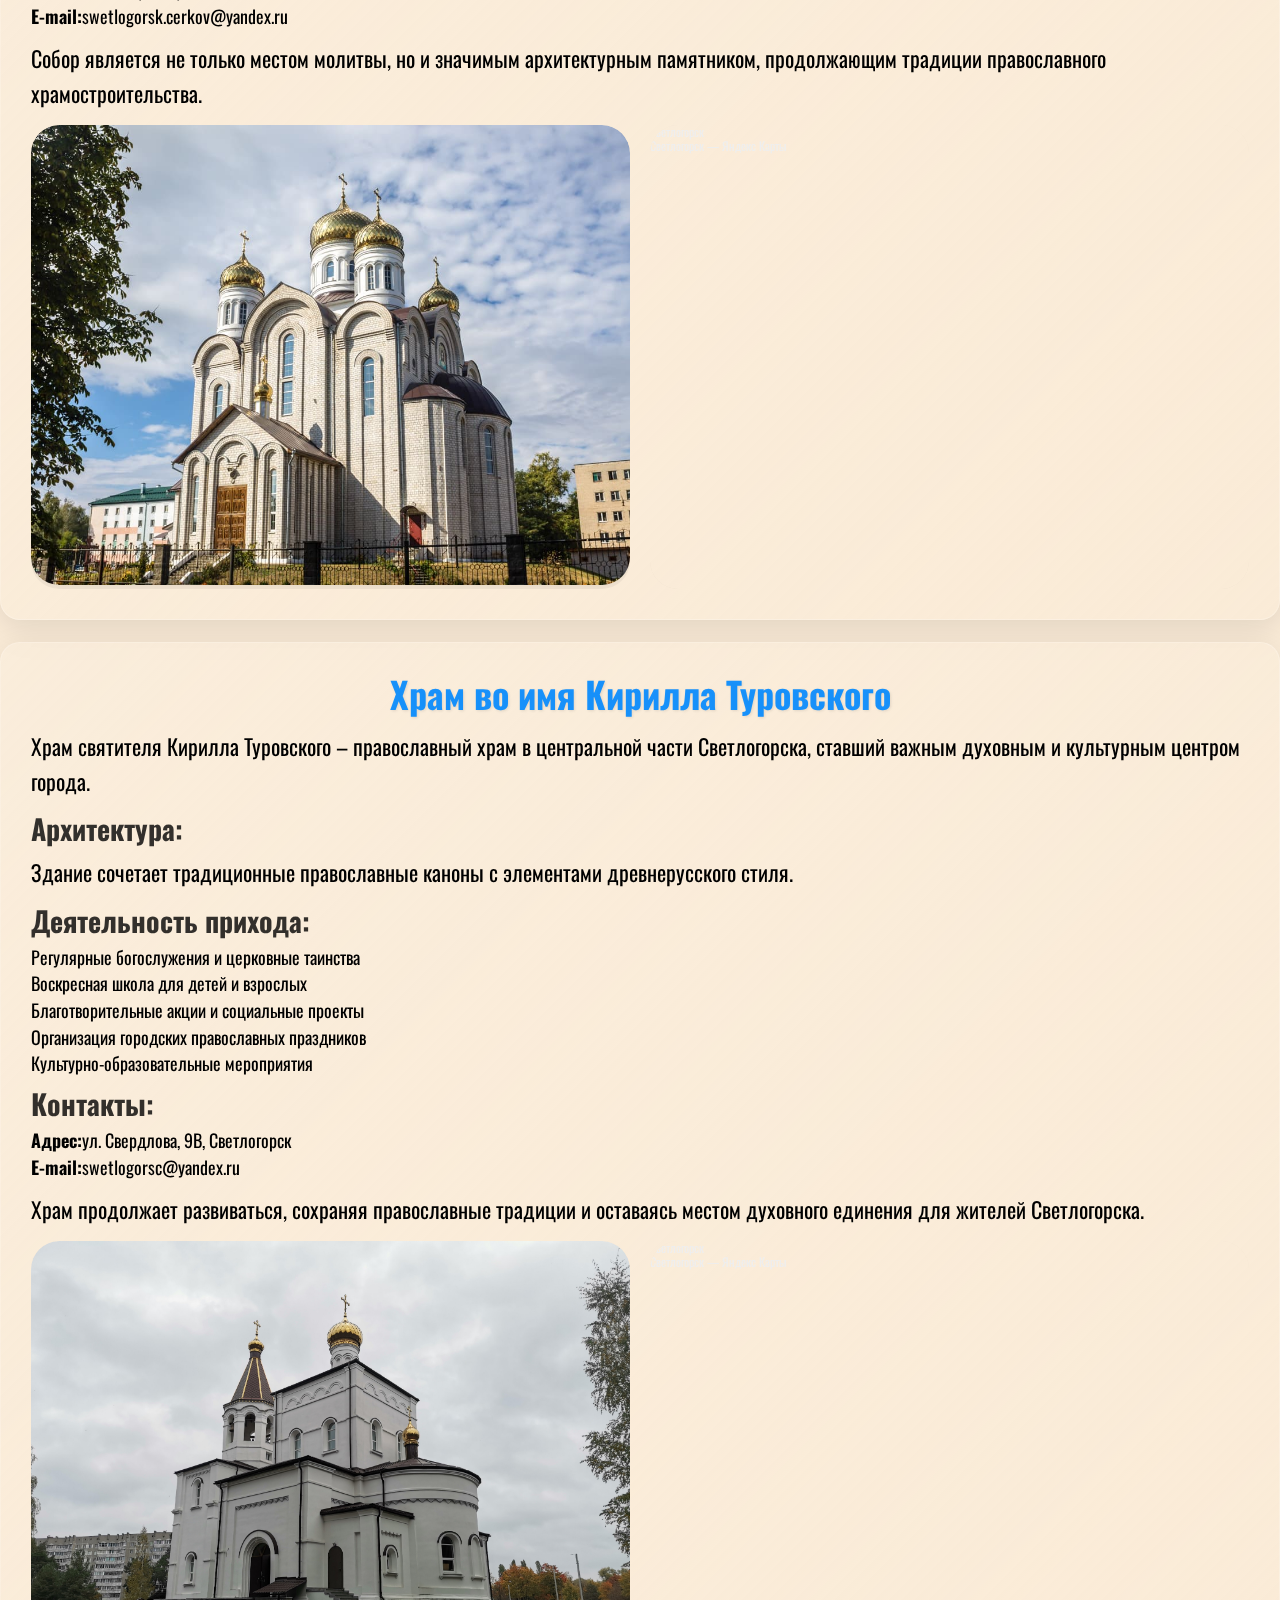
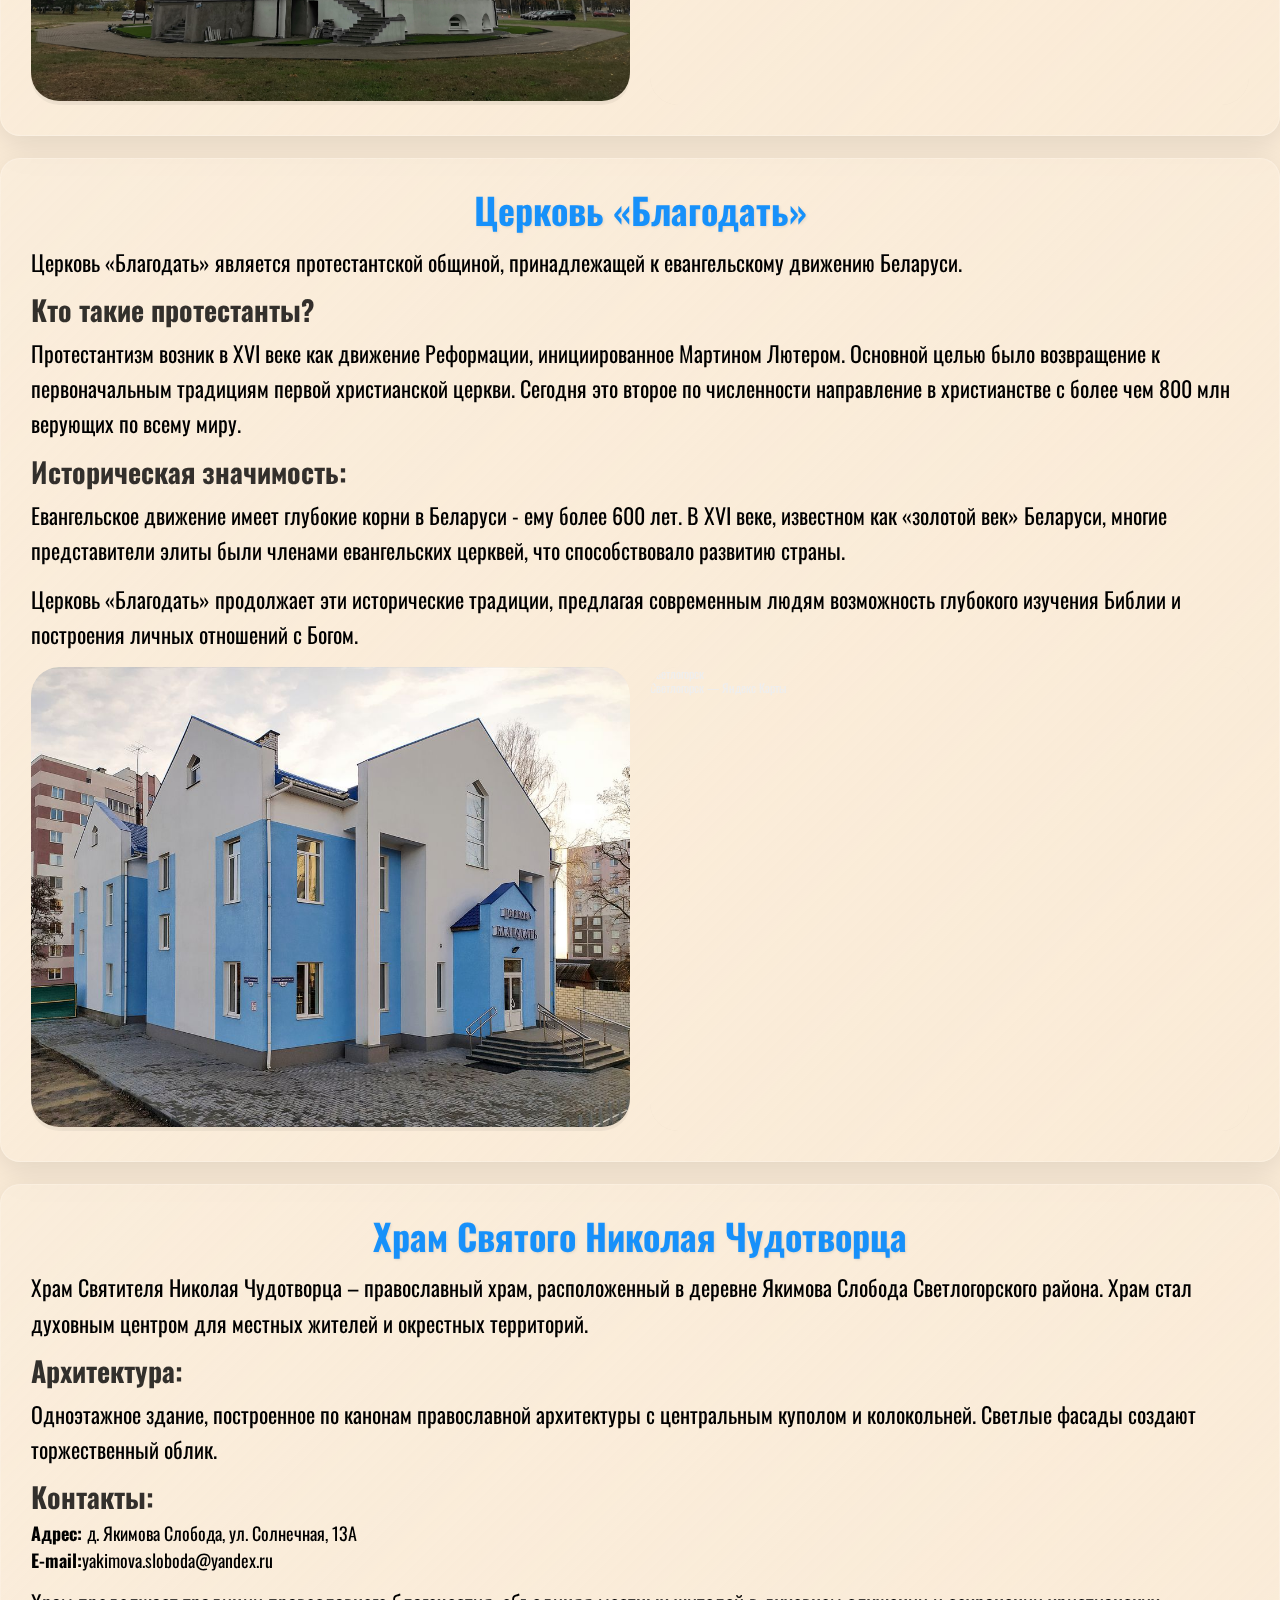
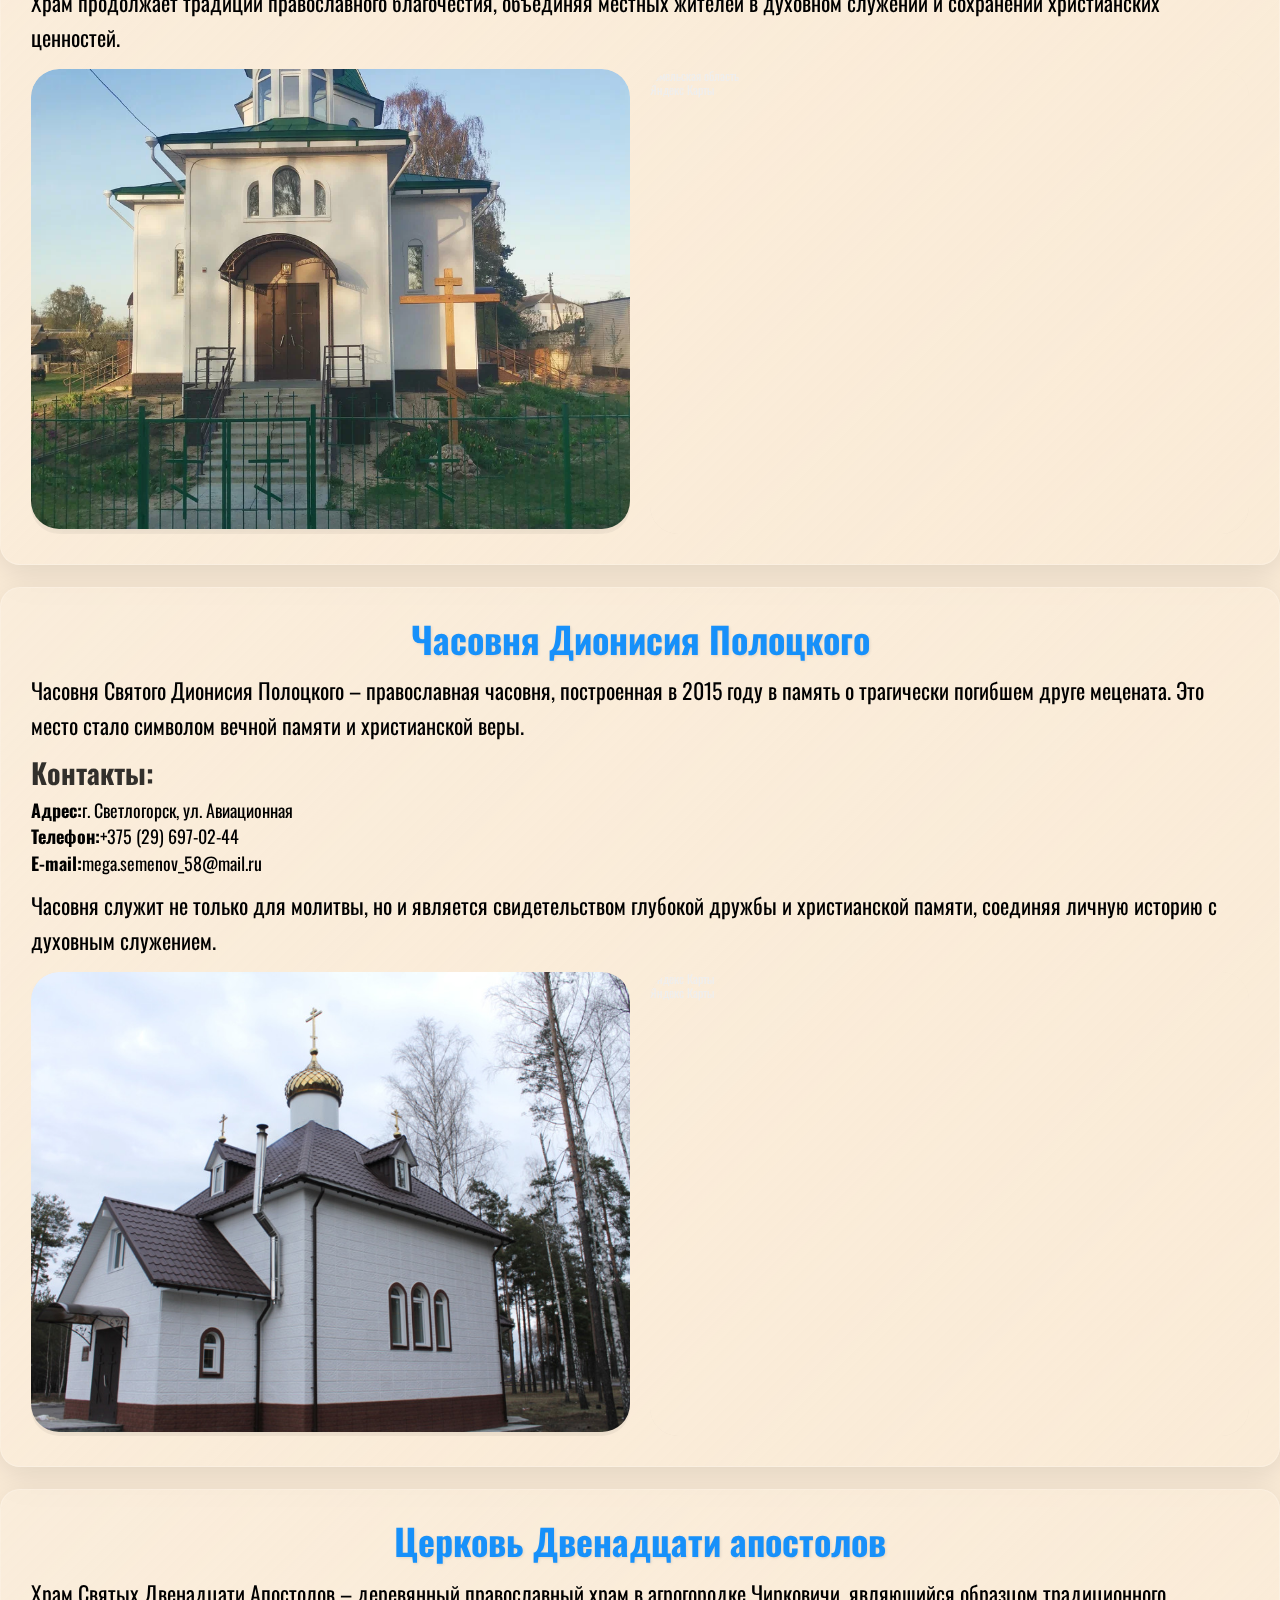
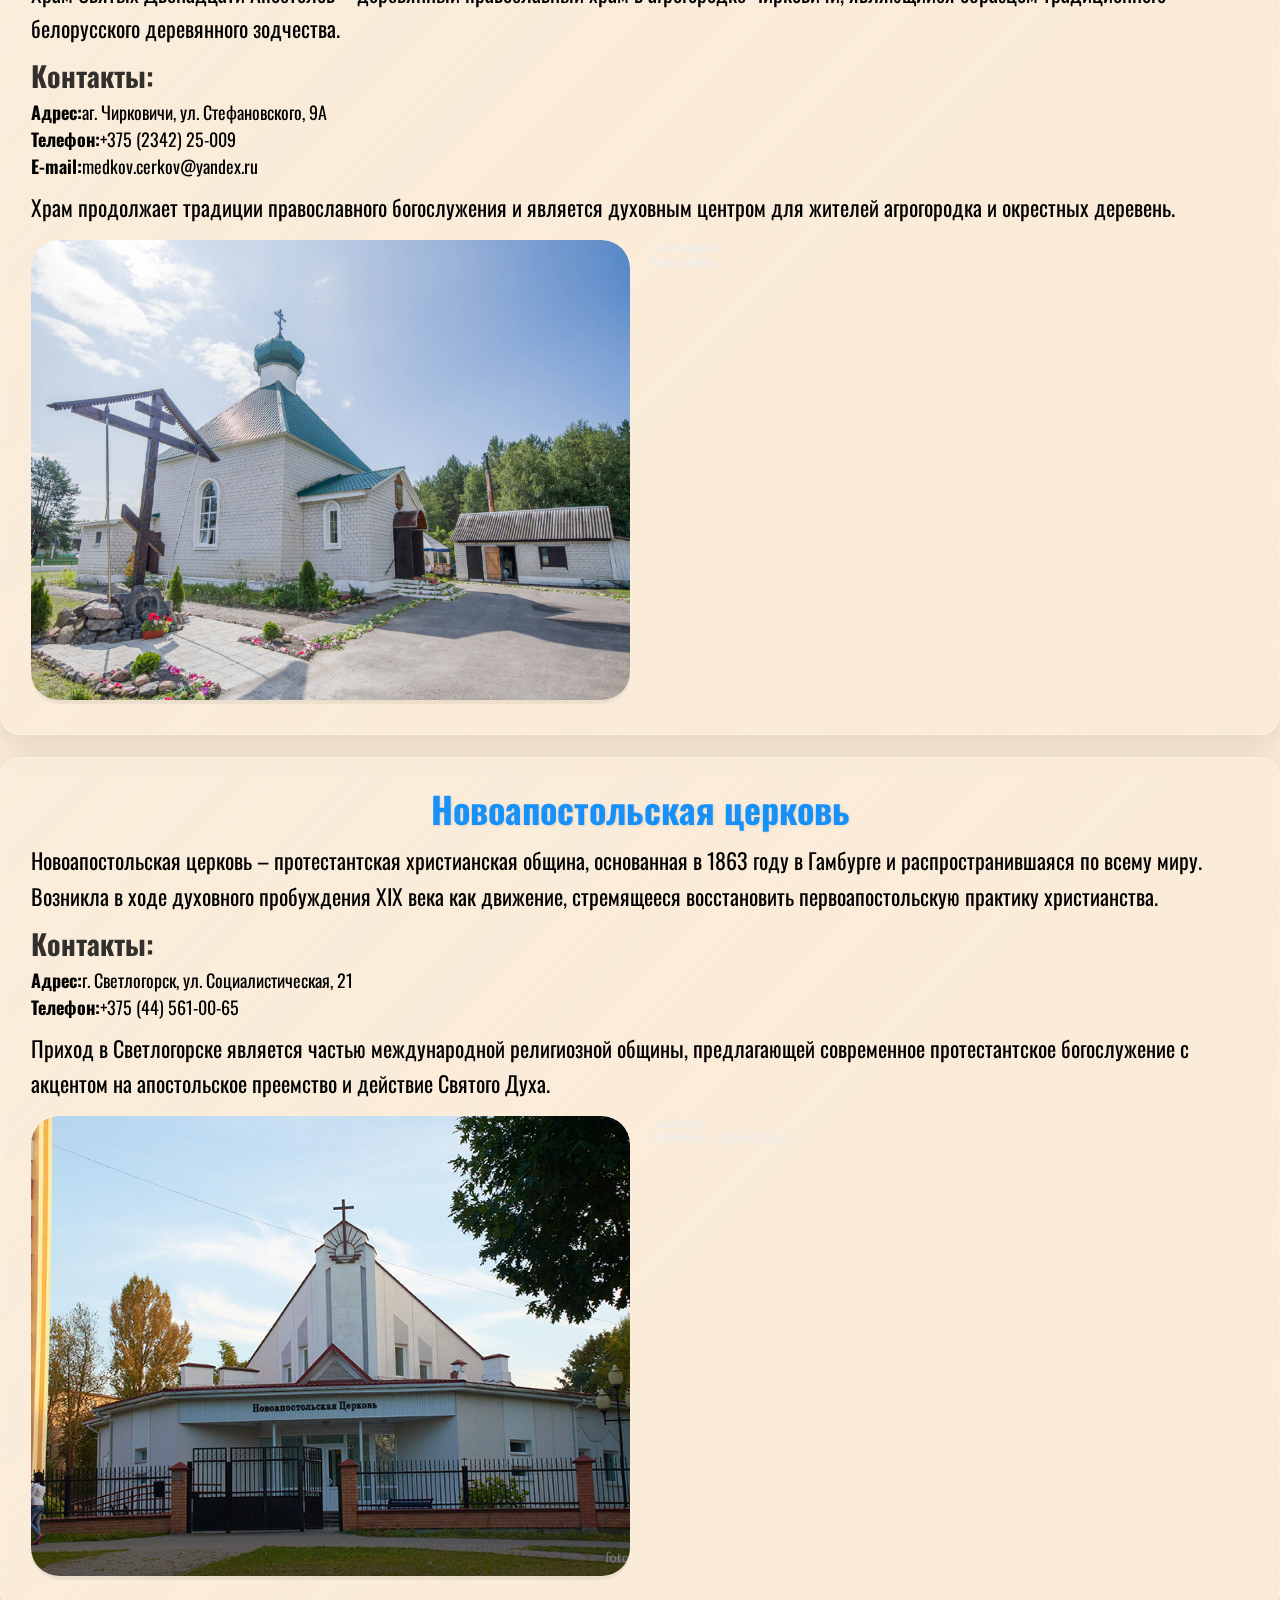
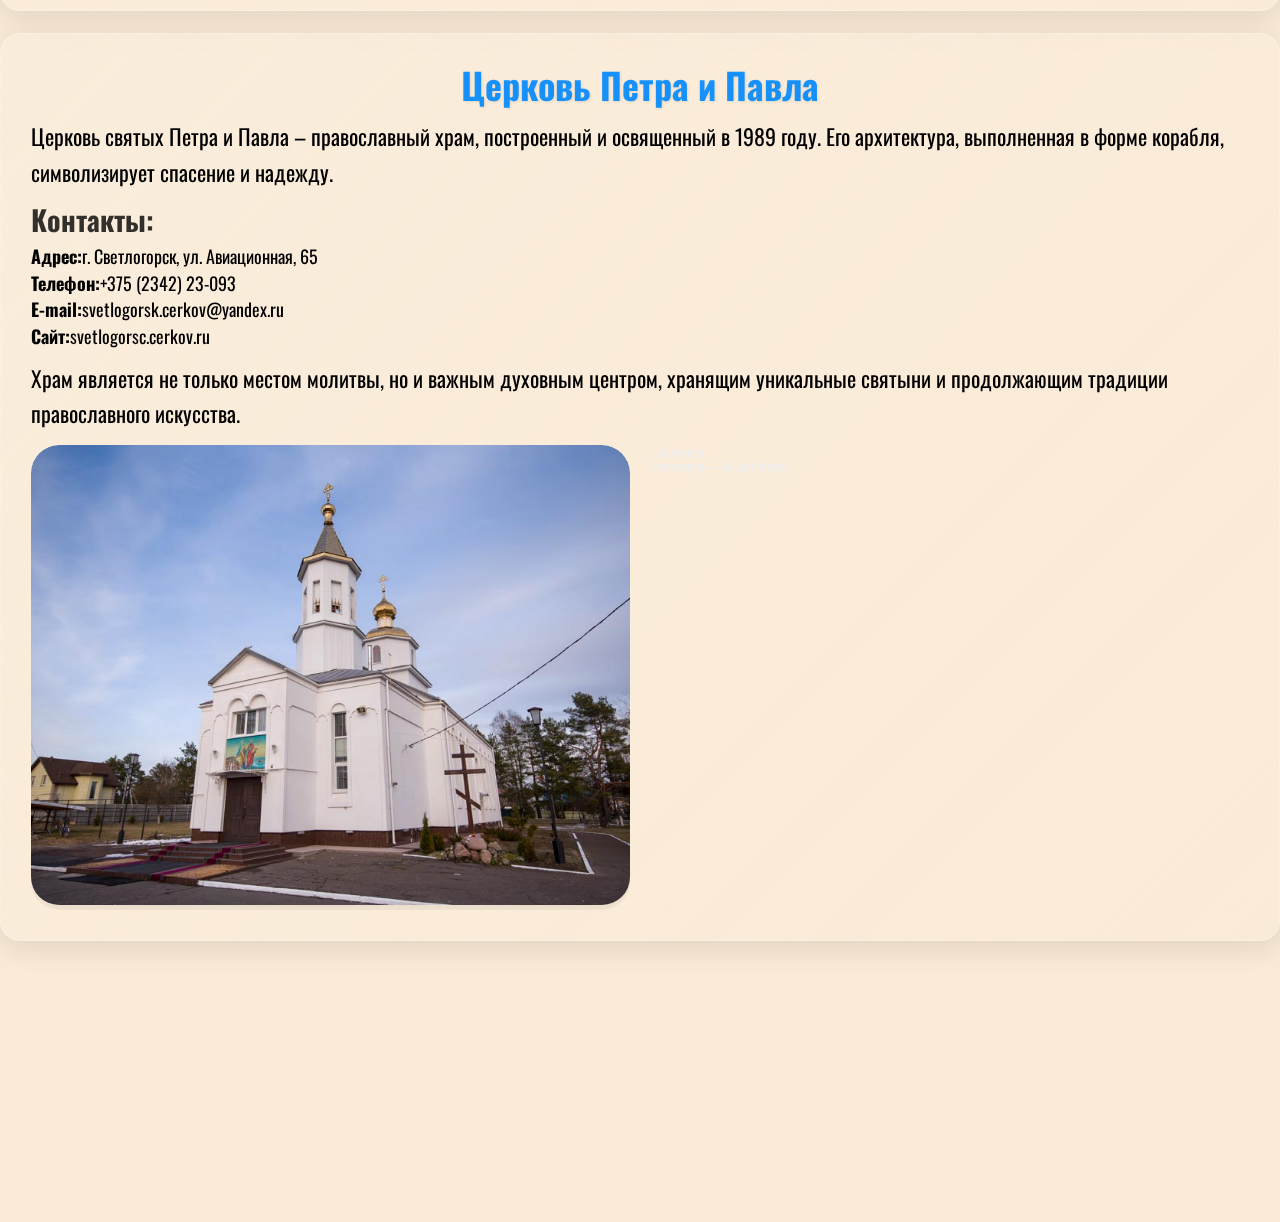
<file: chram.html>
<!DOCTYPE html>
<html lang="en">
<head>
    <meta charset="UTF-8">
    <meta name="viewport" content="width=device-width, initial-scale=1.0">
    <meta name="description" content="">
    <meta name="keywords" content="">
    <link type="image/x-icon" href="img/png/fav.ico" rel="shortcut icon">
    <link type="Image/x-icon" href="img/png/fav.ico" rel="icon">
    <link rel="preconnect" href="https://fonts.googleapis.com">
    <link rel="preconnect" href="https://fonts.gstatic.com" crossorigin>
    <link href="https://fonts.googleapis.com/css2?family=Oswald:wght@200..700&display=swap" rel="stylesheet">
    <link rel="stylesheet" href="normalize.css">
    <link rel="stylesheet" href="style.css">
    <title>Храмы и костёлы</title>
</head>
<body>

    <div class="burger-menu" id="burgerMenu">
        <span class="burger-icon" id="burgerIcon">&#9776;</span>
        <nav class="burger-nav" id="burgerNav">
            <span class="close-burger" id="closeBurger">&times;</span>
            <ul>
                <li><a href="#kostel">Костёл Вознесения Святого Креста</a></li>
                <li><a href="#preobrazhenie">Храм Преображения Господня</a></li>
                <li><a href="#kiril">Храм во имя Кирилла Туровского</a></li>
                <li><a href="#blagodat">Церковь «Благодать»</a></li>
                <li><a href="#nikolay">Храм Святого Николая Чудотворца</a></li>
                <li><a href="#dionisiy">Часовня Дионисия Полоцкого</a></li>
                <li><a href="#apostol">Церковь Двенадцати апостолов</a></li>
                <li><a href="#newapostol">Новоапостольская церковь</a></li>
                <li><a href="#petropavel">Церковь Петра и Павла</a></li>
            </ul>
        </nav>
    </div>

    <header>
        <div class="burger-menu540" id="burgerMenu">
            <span class="burger-icon540" id="burgerIcon">Навигация</span>
            <nav class="burger-nav540" id="burgerNav">
                <span class="close-burger540" id="closeBurger">&times;</span>
                <ul>
                     <li><a href="index.html">Главная</a></li>
                    <li><a href="chram.html">Храмы и костёлы</a></li>
                    <li><a href="photo.html">Фотозоны</a></li>
                    <li><a href="musei.html">Музеи</a></li>
                    <li><a href="pamyat.html">Памятники</a></li>
                    <li><a href="otdyx.html">Отдых и развлечения</a></li>
                    <li><a href="cafe.html">Кафе и рестораны</a></li>
                </ul>
            </nav>
        </div>
        <div class="header__top">
            <div class="container">
                <div class="menu">
                    <ul>
                        <li><a href="index.html">Главная</a></li>
                        <li><a href="chram.html">Храмы и костёлы</a></li>
                        <li><a href="photo.html">Фотозоны</a></li>
                        <li><a href="musei.html">Музеи</a></li>
                        <li><a href="pamyat.html">Памятники</a></li>
                        <li><a href="otdyx.html">Отдых и развлечения</a></li>
                        <li><a href="cafe.html">Кафе и рестораны</a></li>
                    </ul>
                </div>
            </div>
        </div>
        <div class="header__bot">
        </div>
    </header>
    <section class="otdel__info">
        <div class="container">
            <div class="cards">
                <div class="card" id="kostel">
                    <h2>Костёл Вознесения Святого Креста</h2>
                    <p>Костёл Вознесения Святого Креста – католический храм с богатейшей историей, ведущей отсчёт с 1638 года. Нынешнее здание, расположенное на живописном берегу реки Березины по ул. Советской, 76а, является уже четвёртым храмом на этом месте.</p>
                    <h3>Архитектура:</h3>
                    <p>Современный храм, построенный по проекту архитектора Сергея Певного, представляет собой вариацию на тему неоготики с элементами романского стиля. Его визитной карточкой являются две высокие башни с шатровыми крышами, формирующие выразительный силуэт на фоне реки.</p>
                    <p>Этот костёл – не только действующий духовный центр, но и важный исторический памятник, символизирующий возрождение католической веры в регионе.</p>
                    <div class="card__info">
                        <div class="card__photo">
                            <img src="img/png/cr1.jpg" alt="kostel">
                        </div>
                        <div class="card__map">
                            <div class="cr__map" style="position:relative;overflow:hidden;"><a href="https://yandex.by/maps/26004/svetlogorsk/?utm_medium=mapframe&utm_source=maps" style="color:#eee;font-size:12px;position:absolute;top:0px;">Светлогорск</a><a href="https://yandex.by/maps/26004/svetlogorsk/?ll=29.755496%2C52.635487&utm_medium=mapframe&utm_source=maps&z=18.6" style="color:#eee;font-size:12px;position:absolute;top:14px;">Яндекс Карты</a><iframe src="https://yandex.by/map-widget/v1/?ll=29.755496%2C52.635487&z=18.6" width="620" height="460" frameborder="0" allowfullscreen="true" style="position:relative;"></iframe></div>
                            
                        </div>
                    </div>
                </div>
                <div class="card" id="preobrazhenie">
                    <h2>Храм Преображения Господня</h2>
                    <p>Храм Преображения Господня – православный собор, принадлежащий Светлогорскому благочинию Гомельской епархии. Это величественное сооружение, ставшее одним из духовных символов города.</p>
                    <h3>Архитектура:</h3>
                    <p>Пятикупольный собор, выполненный в византийском стиле по проекту архитектора Леонида Макаревича. Центральный купол символизирует Христа, а четыре малых – евангелистов. Высота храма составляет 33 метра – по числу лет земной жизни Спасителя.</p>
                    <h3>Инфраструктра:</h3>
                    <p>На территории прихода также расположена водосвятная часовня в честь иконы Божией Матери «Живоносный Источник».</p>
                    <h3>Посещение:</h3>
                    <p>Храм открыт ежедневно с 7:30 до 19:30. Богослужения совершаются утром и вечером ежедневно, кроме понедельника.</p>
                    <h3>Контакты:</h3>
                    <ul>
                        <li><strong>Адрес:</strong>ул. Ленина, 71, Светлогорск</li>
                        <li><strong>Телефон:</strong><a href="tel:+375234275183">+375 (2342) 7-51-83</a></li>
                        <li><strong>E-mail:</strong><a href="mailto:swetlogorsk.cerkov@yandex.ru">swetlogorsk.cerkov@yandex.ru</a></li>
                    </ul>
                    <p>Собор является не только местом молитвы, но и значимым архитектурным памятником, продолжающим традиции православного храмостроительства.</p>
                    <div class="card__info">
                        <div class="card__photo">
                            <img src="img/png/cr2.jpg" alt="kirche">
                        </div>
                        <div class="card__map">
                            <div class="cr__map" style="position:relative;overflow:hidden;"><a href="https://yandex.by/maps/26004/svetlogorsk/?utm_medium=mapframe&utm_source=maps" style="color:#eee;font-size:12px;position:absolute;top:0px;">Светлогорск</a><a href="https://yandex.by/maps/26004/svetlogorsk/?ll=29.741333%2C52.635866&utm_medium=mapframe&utm_source=maps&z=19.2" style="color:#eee;font-size:12px;position:absolute;top:14px;">Светлогорск — Яндекс Карты</a><iframe src="https://yandex.by/map-widget/v1/?ll=29.741333%2C52.635866&z=19.2" width="620" height="460" frameborder="0" allowfullscreen="true" style="position:relative;"></iframe></div>
                        </div>
                    </div>
                </div>
                <div class="card" id="kiril">
                    <h2>Храм во имя Кирилла Туровского</h2>
                    <p>Храм святителя Кирилла Туровского – православный храм в центральной части Светлогорска, ставший важным духовным и культурным центром города.</p>
                    <h3>Архитектура:</h3>
                    <p>Здание сочетает традиционные православные каноны с элементами древнерусского стиля.</p>
                    <h3>Деятельность прихода:</h3>
                    <ul>
                        <li>Регулярные богослужения и церковные таинства</li>
                        <li>Воскресная школа для детей и взрослых</li>
                        <li>Благотворительные акции и социальные проекты</li>
                        <li>Организация городских православных праздников</li>
                        <li>Культурно-образовательные мероприятия</li>
                    </ul>
                    <h3>Контакты:</h3>
                    <ul>
                        <li><strong>Адрес:</strong>ул. Свердлова, 9В, Светлогорск</li>
                        <li><strong>E-mail:</strong><a href="mailto:swetlogorsc@yandex.ru">swetlogorsc@yandex.ru</a></li>
                    </ul>
                    <p>Храм продолжает развиваться, сохраняя православные традиции и оставаясь местом духовного единения для жителей Светлогорска.</p>
                    <div class="card__info">
                        <div class="card__photo">
                            <img src="img/png/cr3.jfif" alt="kirche">
                        </div>
                        <div class="card__map">
                            <div class="cr__map" style="position:relative;overflow:hidden;"><a href="https://yandex.by/maps/26004/svetlogorsk/?utm_medium=mapframe&utm_source=maps" style="color:#eee;font-size:12px;position:absolute;top:0px;">Светлогорск</a><a href="https://yandex.by/maps/26004/svetlogorsk/?ll=29.745636%2C52.621887&utm_medium=mapframe&utm_source=maps&z=19.4" style="color:#eee;font-size:12px;position:absolute;top:14px;">Светлогорск — Яндекс Карты</a><iframe src="https://yandex.by/map-widget/v1/?ll=29.745636%2C52.621887&z=19.4" width="620" height="460" frameborder="0" allowfullscreen="true" style="position:relative;"></iframe></div>
                        </div>
                    </div>
                </div>
                <div class="card" id="blagodat">
                    <h2>Церковь «Благодать»</h2>
                    <p>Церковь «Благодать» является протестантской общиной, принадлежащей к евангельскому движению Беларуси.</p>
                    <h3>Кто такие протестанты?</h3>
                    <p>Протестантизм возник в XVI веке как движение Реформации, инициированное Мартином Лютером. Основной целью было возвращение к первоначальным традициям первой христианской церкви. Сегодня это второе по численности направление в христианстве с более чем 800 млн верующих по всему миру.</p>
                    <h3>Историческая значимость:</h3>
                    <p>Евангельское движение имеет глубокие корни в Беларуси - ему более 600 лет. В XVI веке, известном как «золотой век» Беларуси, многие представители элиты были членами евангельских церквей, что способствовало развитию страны.</p>
                    <p>Церковь «Благодать» продолжает эти исторические традиции, предлагая современным людям возможность глубокого изучения Библии и построения личных отношений с Богом.</p>
                    <div class="card__info">
                        <div class="card__photo">
                            <img src="img/png/cr4.jpg" alt="kirche">
                        </div>
                        <div class="card__map">
                            <div class="cr__map" style="position:relative;overflow:hidden;"><a href="https://yandex.by/maps/26004/svetlogorsk/?utm_medium=mapframe&utm_source=maps" style="color:#eee;font-size:12px;position:absolute;top:0px;">Светлогорск</a><a href="https://yandex.by/maps/26004/svetlogorsk/?ll=29.730958%2C52.644180&utm_medium=mapframe&utm_source=maps&z=19" style="color:#eee;font-size:12px;position:absolute;top:14px;">Светлогорск — Яндекс Карты</a><iframe src="https://yandex.by/map-widget/v1/?ll=29.730958%2C52.644180&z=19" width="620" height="460" frameborder="0" allowfullscreen="true" style="position:relative;"></iframe></div>
                        </div>
                    </div>
                </div>
                <div class="card" id="nikolay">
                    <h2>Храм Святого Николая Чудотворца</h2>
                    <p>Храм Святителя Николая Чудотворца – православный храм, расположенный в деревне Якимова Слобода Светлогорского района. Храм стал духовным центром для местных жителей и окрестных территорий.</p>
                    <h3>Архитектура:</h3>
                    <p>Одноэтажное здание, построенное по канонам православной архитектуры с центральным куполом и колокольней. Светлые фасады создают торжественный облик.</p>
                    <h3>Контакты:</h3>
                    <ul>
                        <li><strong>Адрес: </strong>д. Якимова Слобода, ул. Солнечная, 13А</li>
                        <li><strong>E-mail:</strong><a href="mailto:yakimova.sloboda@yandex.ru">yakimova.sloboda@yandex.ru</a></li>
                    </ul>
                    <p>Храм продолжает традиции православного благочестия, объединяя местных жителей в духовном служении и сохранении христианских ценностей.</p>
                    <div class="card__info">
                        <div class="card__photo">
                            <img src="img/png/cr5.webp" alt="kirche">
                        </div>
                        <div class="card__map">
                            <div class="cr__map" style="position:relative;overflow:hidden;"><a href="https://yandex.by/maps/29631/gomel-district/?utm_medium=mapframe&utm_source=maps" style="color:#eee;font-size:12px;position:absolute;top:0px;">Гомельская область</a><a href="https://yandex.by/maps/29631/gomel-district/?ll=29.813666%2C52.622661&utm_medium=mapframe&utm_source=maps&z=19" style="color:#eee;font-size:12px;position:absolute;top:14px;">Яндекс Карты</a><iframe src="https://yandex.by/map-widget/v1/?ll=29.813666%2C52.622661&z=19" width="620" height="460" frameborder="0" allowfullscreen="true" style="position:relative;"></iframe></div>
                        </div>
                    </div>
                </div>
                <div class="card" id="dionisiy">
                    <h2>Часовня Дионисия Полоцкого</h2>
                    <p>Часовня Святого Дионисия Полоцкого – православная часовня, построенная в 2015 году в память о трагически погибшем друге мецената. Это место стало символом вечной памяти и христианской веры.</p>
                    <h3>Контакты:</h3>
                    <ul>
                        <li><strong>Адрес:</strong>г. Светлогорск, ул. Авиационная</li>
                        <li><strong>Телефон:</strong><a href="tel:+375296970244">+375 (29) 697-02-44</a></li>
                        <li><strong>E-mail:</strong><a href="mailto:mega.semenov_58@mail.ru">mega.semenov_58@mail.ru</a></li>
                    </ul>
                    <p>Часовня служит не только для молитвы, но и является свидетельством глубокой дружбы и христианской памяти, соединяя личную историю с духовным служением.</p>
                    <div class="card__info">
                        <div class="card__photo">
                            <img src="img/png/cr6.jpg" alt="kirche">
                        </div>
                        <div class="card__map">
                            <div class="cr__map" style="position:relative;overflow:hidden;"><a href="https://yandex.by/maps?utm_medium=mapframe&utm_source=maps" style="color:#eee;font-size:12px;position:absolute;top:0px;">Яндекс Карты</a><a href="https://yandex.by/maps/?ll=29.697336%2C52.621853&utm_medium=mapframe&utm_source=maps&z=20.4" style="color:#eee;font-size:12px;position:absolute;top:14px;">Яндекс Карты</a><iframe src="https://yandex.by/map-widget/v1/?ll=29.697336%2C52.621853&z=20.4" width="620" height="460" frameborder="0" allowfullscreen="true" style="position:relative;"></iframe></div>
                        </div>
                    </div>
                </div>
                <div class="card" id="apostol">
                    <h2>Церковь Двенадцати апостолов</h2>
                    <p>Храм Святых Двенадцати Апостолов – деревянный православный храм в агрогородке Чирковичи, являющийся образцом традиционного белорусского деревянного зодчества.</p>
                    <h3>Контакты:</h3>
                    <ul>
                        <li><strong>Адрес:</strong>аг. Чирковичи, ул. Стефановского, 9А</li>
                        <li><strong>Телефон:</strong><a href="tel:+375234225009">+375 (2342) 25-009</a></li>
                        <li><strong>E-mail:</strong><a href="mailto:medkov.cerkov@yandex.ru">medkov.cerkov@yandex.ru</a></li>
                    </ul>
                    <p>Храм продолжает традиции православного богослужения и является духовным центром для жителей агрогородка и окрестных деревень.</p>
                    <div class="card__info">
                        <div class="card__photo">
                            <img src="img/png/cr7.jpg" alt="kirche">
                        </div>
                        <div class="card__map">
                            <div class="cr__map" style="position:relative;overflow:hidden;"><a href="https://yandex.by/maps?utm_medium=mapframe&utm_source=maps" style="color:#eee;font-size:12px;position:absolute;top:0px;">Яндекс Карты</a><a href="https://yandex.by/maps/?ll=29.658681%2C52.654141&utm_medium=mapframe&utm_source=maps&z=20" style="color:#eee;font-size:12px;position:absolute;top:14px;">Яндекс Карты</a><iframe src="https://yandex.by/map-widget/v1/?ll=29.658681%2C52.654141&z=20" width="620" height="460" frameborder="0" allowfullscreen="true" style="position:relative;"></iframe></div>
                        </div>
                    </div>
                </div>
                <div class="card" id="newapostol">
                    <h2>Новоапостольская церковь</h2>
                    <p>Новоапостольская церковь – протестантская христианская община, основанная в 1863 году в Гамбурге и распространившаяся по всему миру. Возникла в ходе духовного пробуждения XIX века как движение, стремящееся восстановить первоапостольскую практику христианства.</p>
                    <h3>Контакты:</h3>
                    <ul>
                        <li><strong>Адрес:</strong>г. Светлогорск, ул. Социалистическая, 21</li>
                        <li><strong>Телефон:</strong><a href="tel:+375445610065">+375 (44) 561-00-65</a></li>
                    </ul>
                    <p>Приход в Светлогорске является частью международной религиозной общины, предлагающей современное протестантское богослужение с акцентом на апостольское преемство и действие Святого Духа.</p>
                    <div class="card__info">
                        <div class="card__photo">
                            <img src="img/png/cr8.jpg" alt="kirche">
                        </div>
                        <div class="card__map">
                            <div class="cr__map" style="position:relative;overflow:hidden;"><a href="https://yandex.by/maps/26004/svetlogorsk/?utm_medium=mapframe&utm_source=maps" style="color:#eee;font-size:12px;position:absolute;top:0px;">Светлогорск</a><a href="https://yandex.by/maps/26004/svetlogorsk/?ll=29.737858%2C52.638383&utm_medium=mapframe&utm_source=maps&z=19.4" style="color:#eee;font-size:12px;position:absolute;top:14px;">Светлогорск — Яндекс Карты</a><iframe src="https://yandex.by/map-widget/v1/?ll=29.737858%2C52.638383&z=19.4" width="620" height="460" frameborder="0" allowfullscreen="true" style="position:relative;"></iframe></div>
                        </div>
                    </div>
                </div>
                <div class="card" id="petropavel">
                    <h2>Церковь Петра и Павла</h2>
                    <p>Церковь святых Петра и Павла – православный храм, построенный и освященный в 1989 году. Его архитектура, выполненная в форме корабля, символизирует спасение и надежду.</p>
                    <h3>Контакты:</h3>
                    <ul>
                        <li><strong>Адрес:</strong>г. Светлогорск, ул. Авиационная, 65</li>
                        <li><strong>Телефон:</strong><a href="tel:+375234223093">+375 (2342) 23-093</a></li>
                        <li><strong>E-mail:</strong><a href="mailto:svetlogorsk.cerkov@yandex.ru">svetlogorsk.cerkov@yandex.ru</a></li>
                        <li><strong>Сайт:</strong>svetlogorsc.cerkov.ru</li>
                    </ul>
                    <p>Храм является не только местом молитвы, но и важным духовным центром, хранящим уникальные святыни и продолжающим традиции православного искусства.</p>
                    <div class="card__info">
                        <div class="card__photo">
                            <img src="img/png/cr9.jpg" alt="kirche">
                        </div>
                        <div class="card__map">
                            <div class="cr__map" style="position:relative;overflow:hidden;"><a href="https://yandex.by/maps/26004/svetlogorsk/?utm_medium=mapframe&utm_source=maps" style="color:#eee;font-size:12px;position:absolute;top:0px;">Светлогорск</a><a href="https://yandex.by/maps/26004/svetlogorsk/?azimuth=6.272828302965775&ll=29.716067%2C52.638009&tilt=0.003368948757844688&utm_medium=mapframe&utm_source=maps&z=19.2" style="color:#eee;font-size:12px;position:absolute;top:14px;">Светлогорск — Яндекс Карты</a><iframe src="https://yandex.by/map-widget/v1/?azimuth=6.272828302965775&ll=29.716067%2C52.638009&tilt=0.003368948757844688&z=19.2" width="620" height="460" frameborder="0" allowfullscreen="true" style="position:relative;"></iframe></div>
                        </div>
                    </div>
                </div>
            </div>
        </div>
    </section>
    <footer>
        <div class="container">
            <div class="footer">
                <div class="footer__info">
                    <a href="index.html"><h2><span>PRO</span>Светлогорск</h2></a>
                    <p>Сохраняя традиции, строим будущее</p>
                </div>
                <div class="footer__contacts">
                    <h2>Контакты</h2>
                    <div class="adr"><img class="noi" src="img/png/adr.png" alt="adres"><p>247431, г. Светлогорск, ул. Азалова, 9А</p></div>
                    <div class="tel"><img class="noi" src="img/png/tel.png" alt="tel"><a href="tel:8(02342)23372">8 (02342) 23372</a></div>
                    <div class="mail"><img class="noi" src="img/png/mail.png" alt="mail"><a href="mailto:svetlshkola11@svetlshkola11.by">svetlshkola11@svetlshkola11.by</a></div>
                </div>
                <div class="footer__social">
                    <h2>Наши соцсети</h2>
                    <ul>
                        <li><a href="https://www.instagram.com/11.school.svetlogorsk?igsh=dHJlYXJiaGNkenFo"><img class="noi" src="img/png/inst.png" alt="inst"></a></li>
                        <li><a href="https://vk.com/svschool11"><img class="noi" src="img/png/vk.png" alt="vk"></a></li>
                        <li><a href="https://t.me/svetlscholl11"><img class="noi" src="img/png/tg.png" alt="tg"></a></li>
                    </ul>
                </div>
            </div>
        </div>
    </footer>
</body>
</html>
<script src="sсript.js"></script>
</file>
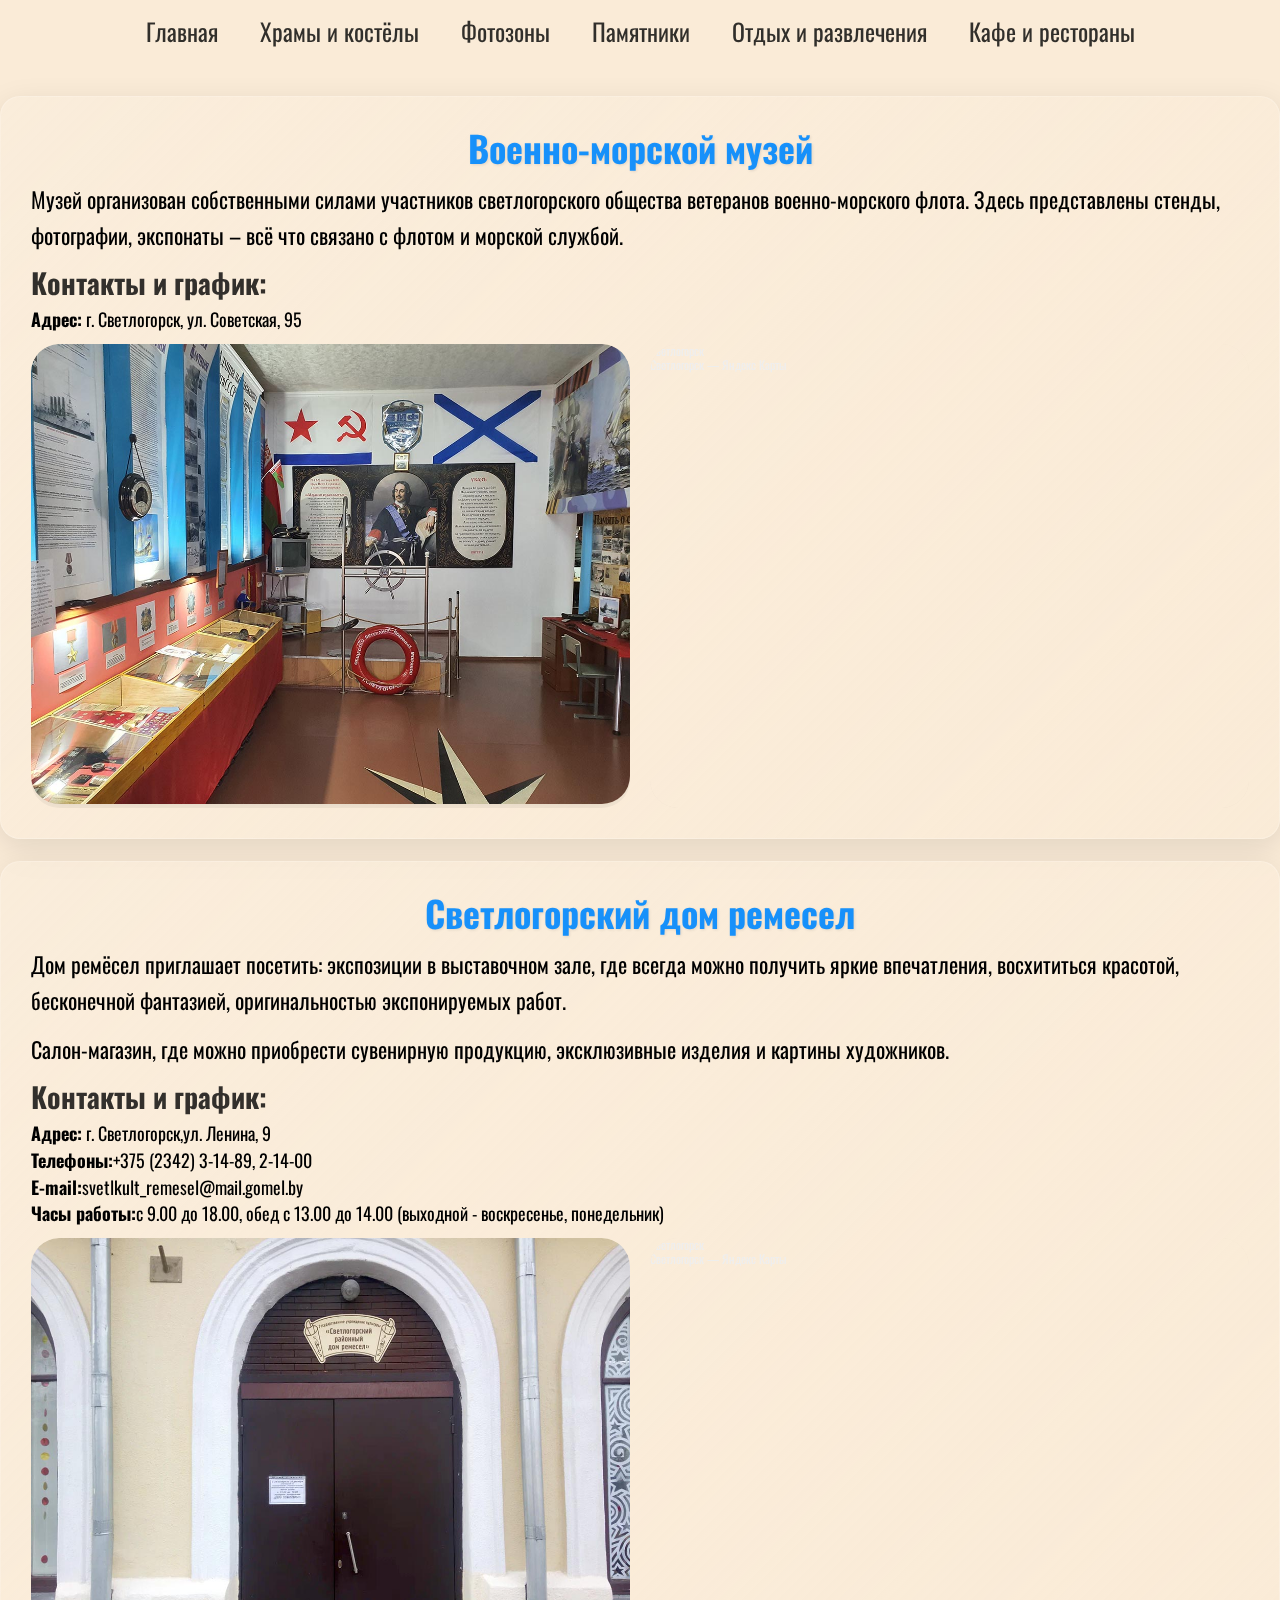
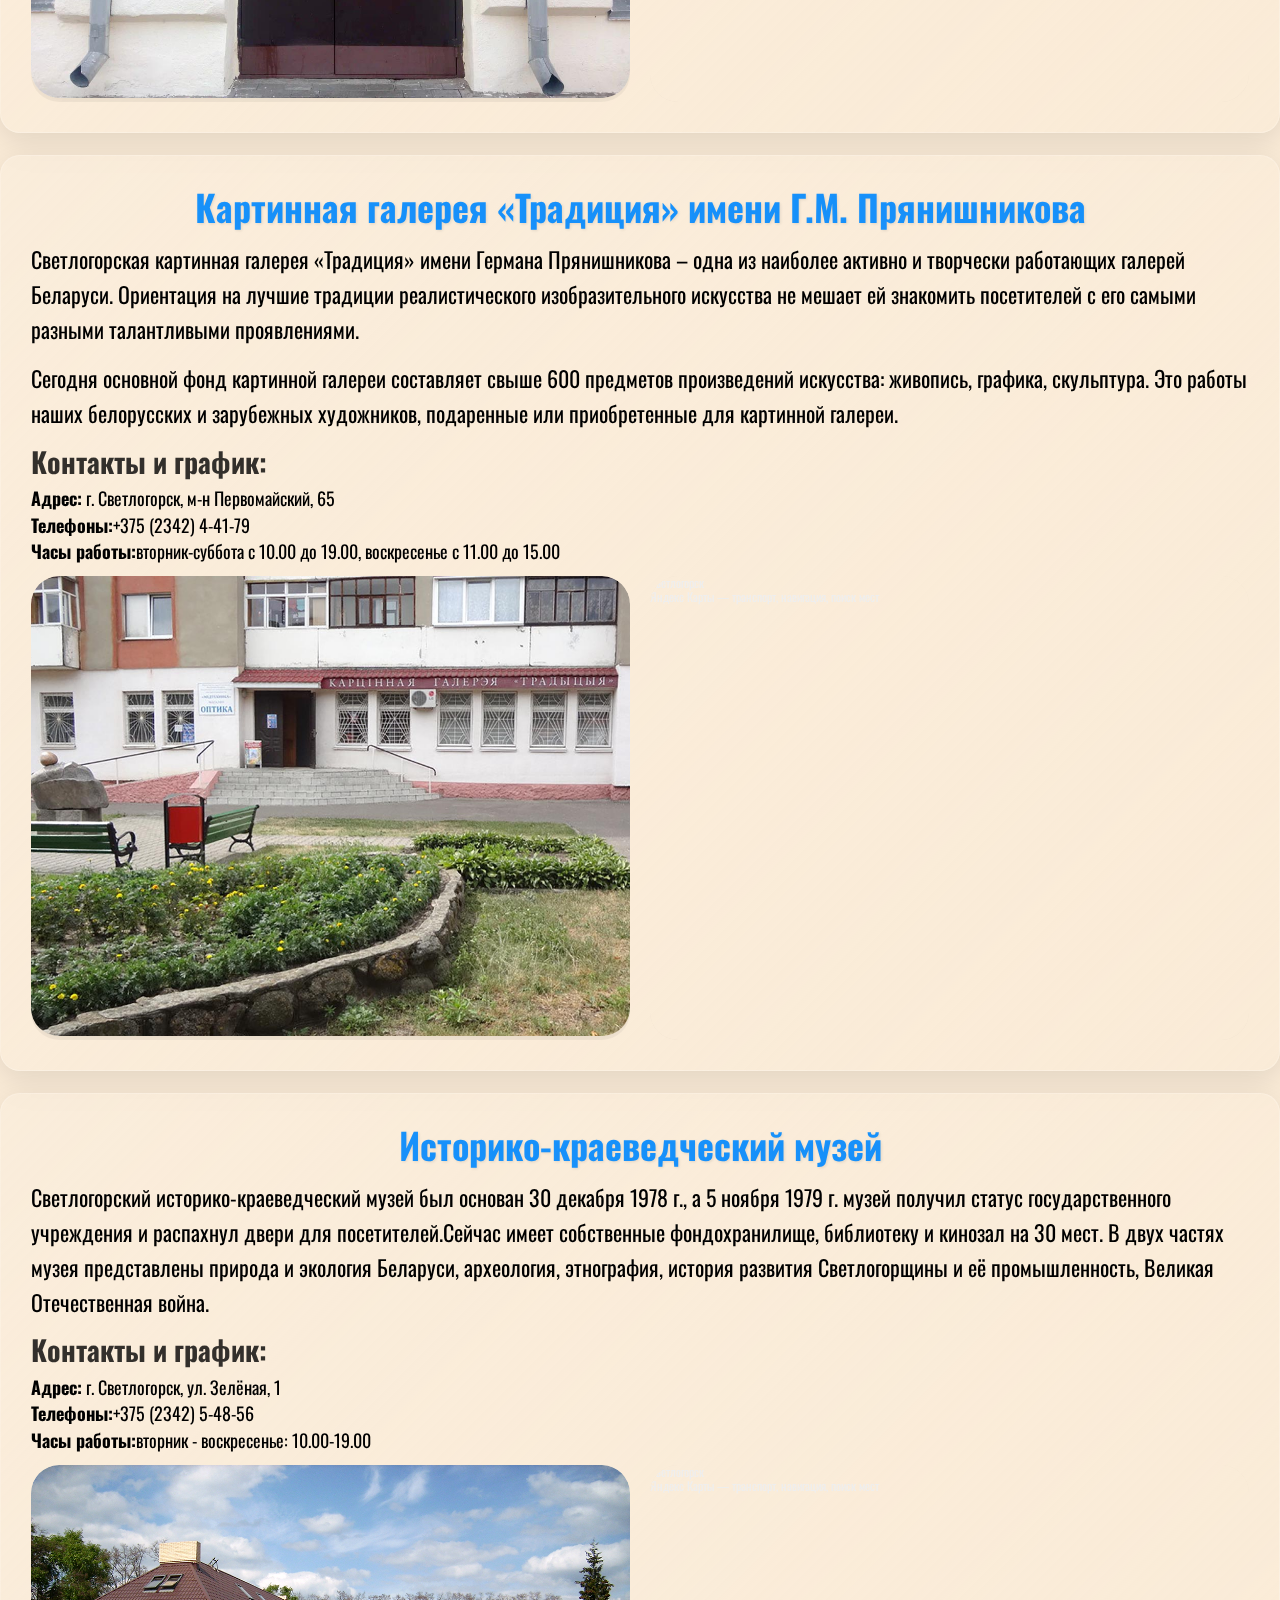
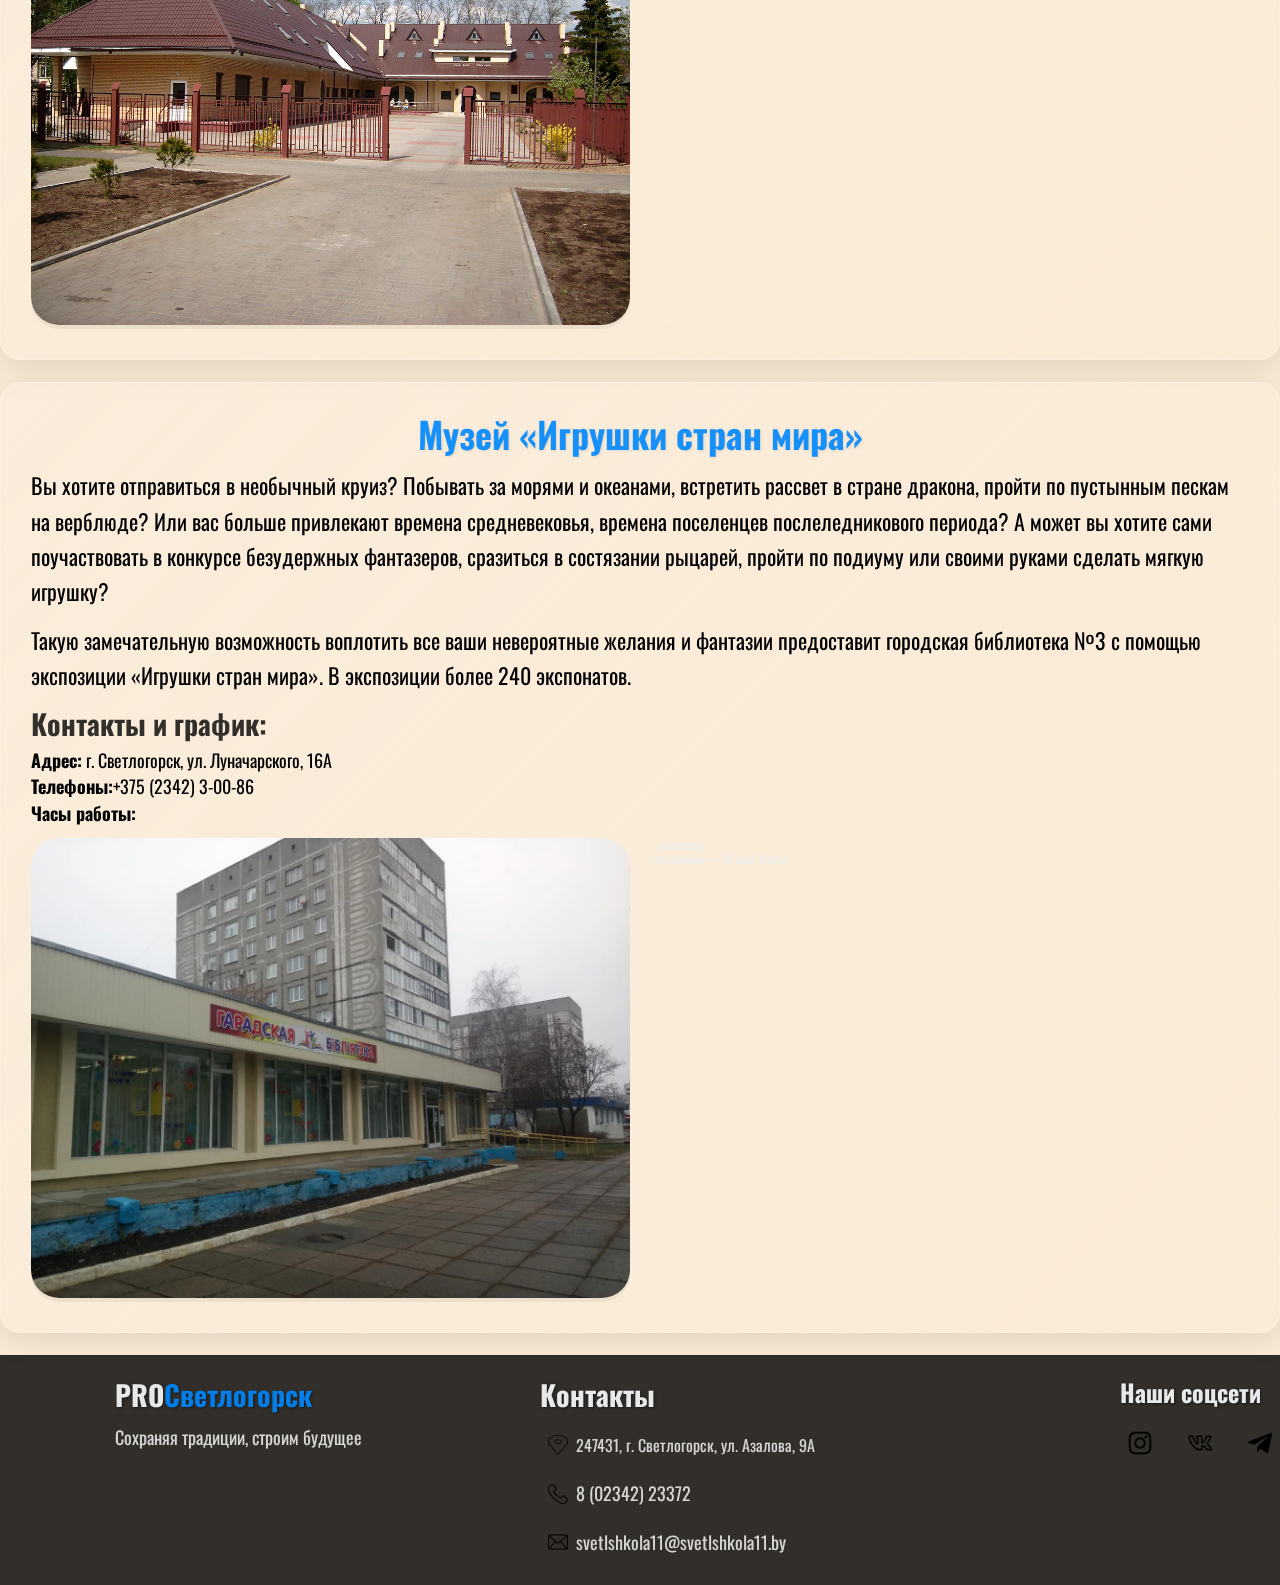
<file: musei.html>
<!DOCTYPE html>
<html lang="en">
<head>
    <meta charset="UTF-8">
    <meta name="viewport" content="width=device-width, initial-scale=1.0">
    <meta name="description" content="">
    <meta name="keywords" content="">
    <link type="image/x-icon" href="img/png/fav.ico" rel="shortcut icon">
    <link type="Image/x-icon" href="img/png/fav.ico" rel="icon">
    <link rel="preconnect" href="https://fonts.googleapis.com">
    <link rel="preconnect" href="https://fonts.gstatic.com" crossorigin>
    <link href="https://fonts.googleapis.com/css2?family=Oswald:wght@200..700&display=swap" rel="stylesheet">
    <link rel="stylesheet" href="normalize.css">
    <link rel="stylesheet" href="style.css">
    <title>Музеи</title>
</head>
<body>
    <header>
        <div class="header__top">
            <div class="container">
                <div class="menu">
                    <ul>
                        <li><a href="index.html">Главная</a></li>
                        <li><a href="chram.html">Храмы и костёлы</a></li>
                        <li><a href="#">Фотозоны</a></li>
                        <li><a href="#">Памятники</a></li>
                        <li><a href="otdyx.html">Отдых и развлечения</a></li>
                        <li><a href="cafe.html">Кафе и рестораны</a></li>
                    </ul>
                </div>
            </div>
        </div>
        <div class="header__bot">
        </div>
    </header>
    <section class="otdel__info">
        <div class="container">
            <div class="cards">
                <div class="card">
                    <h2>Военно-морской музей</h2>
                    <p>Музей организован собственными силами участников светлогорского общества ветеранов военно-морского флота. Здесь представлены стенды, фотографии, экспонаты – всё что связано с флотом и морской службой.</p>
                    <h3>Контакты и график:</h3>
                    <ul>
                        <li><strong>Адрес:</strong> г. Светлогорск, ул. Советская, 95</li>
                    </ul>
                    <div class="card__info">
                        <div class="card__photo">
                            <img src="img/png/mu1.jpg" alt="musei">
                        </div>
                        <div class="card__map">
                            <div class="cr__map" style="position:relative;overflow:hidden;"><a href="https://yandex.by/maps/26004/svetlogorsk/?utm_medium=mapframe&utm_source=maps" style="color:#eee;font-size:12px;position:absolute;top:0px;">Светлогорск</a><a href="https://yandex.by/maps/26004/svetlogorsk/?ll=29.748322%2C52.638224&utm_medium=mapframe&utm_source=maps&z=20.11" style="color:#eee;font-size:12px;position:absolute;top:14px;">Светлогорск — Яндекс Карты</a><iframe src="https://yandex.by/map-widget/v1/?ll=29.748322%2C52.638224&z=20.11" width="620" height="460" frameborder="0" allowfullscreen="true" style="position:relative;"></iframe></div>
                        </div>
                    </div>
                </div>
                <div class="card">
                    <h2>Светлогорский дом ремесел</h2>
                    <p>Дом ремёсел приглашает посетить: экспозиции в выставочном зале, где всегда можно получить яркие впечатления, восхититься красотой, бесконечной фантазией, оригинальностью экспонируемых работ.</p>
                    <p>Салон-магазин, где можно приобрести сувенирную продукцию, эксклюзивные изделия и картины художников.</p>
                    <h3>Контакты и график:</h3>
                    <ul>
                        <li><strong>Адрес:</strong> г. Светлогорск,ул. Ленина, 9</li>
                        <li><strong>Телефоны:</strong><a href="tel:+375234231489">+375 (2342) 3-14-89</a>, <a href="tel:2-14-00">2-14-00</a></li>
                        <li><strong>E-mail:</strong><a href="mailto:svetlkult_remesel@mail.gomel.by">svetlkult_remesel@mail.gomel.by</a></li>
                        <li><strong>Часы работы:</strong>с 9.00 до 18.00, обед с 13.00 до 14.00 (выходной - воскресенье, понедельник)</li>
                    </ul>
                    <div class="card__info">
                        <div class="card__photo">
                            <img src="img/png/mu2.jpg" alt="musei">
                        </div>
                        <div class="card__map">
                            <div class="cr__map" style="position:relative;overflow:hidden;"><a href="https://yandex.by/maps/26004/svetlogorsk/?utm_medium=mapframe&utm_source=maps" style="color:#eee;font-size:12px;position:absolute;top:0px;">Светлогорск</a><a href="https://yandex.by/maps/26004/svetlogorsk/?ll=29.758024%2C52.627934&utm_medium=mapframe&utm_source=maps&z=20.65" style="color:#eee;font-size:12px;position:absolute;top:14px;">Светлогорск — Яндекс Карты</a><iframe src="https://yandex.by/map-widget/v1/?ll=29.758024%2C52.627934&z=20.65" width="620" height="460" frameborder="0" allowfullscreen="true" style="position:relative;"></iframe></div>
                        </div>
                    </div>
                </div>
                <div class="card">
                    <h2>Картинная галерея «Традиция» имени Г.М. Прянишникова</h2>
                    <p>Светлогорская картинная галерея «Традиция» имени Германа Прянишникова – одна из наиболее активно и творчески работающих галерей Беларуси. Ориентация на лучшие традиции реалистического изобразительного искусства не мешает ей знакомить посетителей с его самыми разными талантливыми проявлениями.</p>
                    <p>Сегодня основной фонд картинной галереи составляет свыше 600 предметов произведений искусства: живопись, графика, скульптура. Это работы наших белорусских и зарубежных художников, подаренные или приобретенные для картинной галереи.</p>
                    <h3>Контакты и график:</h3>
                    <ul>
                        <li><strong>Адрес:</strong> г. Светлогорск, м-н Первомайский, 65</li>
                        <li><strong>Телефоны:</strong><a href="tel:+375234244179">+375 (2342) 4-41-79</a></li>
                        <li><strong>Часы работы:</strong>вторник-суббота с 10.00 до 19.00, воскресенье с 11.00 до 15.00</li>
                    </ul>
                    <div class="card__info">
                        <div class="card__photo">
                            <img src="img/png/mu3.jpg" alt="musei">
                        </div>
                        <div class="card__map">
                            <div class="cr__map" style="position:relative;overflow:hidden;"><a href="https://yandex.by/maps/26004/svetlogorsk/?utm_medium=mapframe&utm_source=maps" style="color:#eee;font-size:12px;position:absolute;top:0px;">Светлогорск</a><a href="https://yandex.by/maps/26004/svetlogorsk/?ll=29.740338%2C52.626760&utm_medium=mapframe&utm_source=maps&z=20.2" style="color:#eee;font-size:12px;position:absolute;top:14px;">Яндекс Карты — транспорт, навигация, поиск мест</a><iframe src="https://yandex.by/map-widget/v1/?ll=29.740338%2C52.626760&z=20.2" width="620" height="460" frameborder="0" allowfullscreen="true" style="position:relative;"></iframe></div>
                        </div>
                    </div>
                </div>
                <div class="card">
                    <h2>Историко-краеведческий музей</h2>
                    <p>Светлогорский историко-краеведческий музей был основан 30 декабря 1978 г., а 5 ноября 1979 г. музей получил статус государственного учреждения и распахнул двери для посетителей.Сейчас имеет собственные фондохранилище, библиотеку и кинозал на 30 мест. В двух частях музея представлены природа и экология Беларуси, археология, этнография, история развития Светлогорщины и её промышленность, Великая Отечественная война.</p>
                    <h3>Контакты и график:</h3>
                    <ul>
                        <li><strong>Адрес:</strong> г. Светлогорск, ул. Зелёная, 1</li>
                        <li><strong>Телефоны:</strong><a href="tel:+375234254856">+375 (2342) 5-48-56</a></li>
                        <li><strong>Часы работы:</strong>вторник - воскресенье: 10.00-19.00</li>
                    </ul>
                    <div class="card__info">
                        <div class="card__photo">
                            <img src="img/png/mu4.jpg" alt="musei">
                        </div>
                        <div class="card__map">
                            <div class="cr__map" style="position:relative;overflow:hidden;"><a href="https://yandex.by/maps/26004/svetlogorsk/?utm_medium=mapframe&utm_source=maps" style="color:#eee;font-size:12px;position:absolute;top:0px;">Светлогорск</a><a href="https://yandex.by/maps/26004/svetlogorsk/?ll=29.757851%2C52.629336&utm_medium=mapframe&utm_source=maps&z=19.8" style="color:#eee;font-size:12px;position:absolute;top:14px;">Яндекс Карты — транспорт, навигация, поиск мест</a><iframe src="https://yandex.by/map-widget/v1/?ll=29.757851%2C52.629336&z=19.8" width="620" height="460" frameborder="0" allowfullscreen="true" style="position:relative;"></iframe></div>
                        </div>
                    </div>
                </div>
                <div class="card">
                    <h2>Музей «Игрушки стран мира»</h2>
                    <p>Вы хотите отправиться в необычный круиз? Побывать за морями и океанами, встретить рассвет в стране дракона, пройти по пустынным пескам на верблюде? Или вас больше привлекают времена средневековья, времена поселенцев послеледникового периода? А может вы хотите сами поучаствовать в конкурсе безудержных фантазеров, сразиться в состязании рыцарей, пройти по подиуму или своими руками сделать мягкую игрушку?</p>
                    <p>Такую замечательную возможность воплотить все ваши невероятные желания и фантазии предоставит городская библиотека №3 с помощью экспозиции «Игрушки стран мира». В экспозиции более 240 экспонатов.</p>
                    <h3>Контакты и график:</h3>
                    <ul>
                        <li><strong>Адрес:</strong> г. Светлогорск, ул. Луначарского, 16А</li>
                        <li><strong>Телефоны:</strong><a href="tel:+375234230086">+375 (2342) 3-00-86</a></li>
                        <li><strong>Часы работы:</strong></li>
                    </ul>
                    <div class="card__info">
                        <div class="card__photo">
                            <img src="img/png/mu5.webp" alt="musei">
                        </div>
                        <div class="card__map">
                            <div class="cr__map"  style="position:relative;overflow:hidden;"><a href="https://yandex.by/maps/26004/svetlogorsk/?utm_medium=mapframe&utm_source=maps" style="color:#eee;font-size:12px;position:absolute;top:0px;">Светлогорск</a><a href="https://yandex.by/maps/26004/svetlogorsk/?ll=29.722004%2C52.625121&utm_medium=mapframe&utm_source=maps&z=20.88" style="color:#eee;font-size:12px;position:absolute;top:14px;">Светлогорск — Яндекс Карты</a><iframe src="https://yandex.by/map-widget/v1/?ll=29.722004%2C52.625121&z=20.88" width="620" height="460" frameborder="0" allowfullscreen="true" style="position:relative;"></iframe></div>
                        </div>
                    </div>
                </div>
            </div>
        </div>
    </section>
    <footer>
        <div class="container">
            <div class="footer">
                <div class="footer__info">
                    <a href="index.html"><h2><span>PRO</span>Светлогорск</h2></a>
                    <p>Сохраняя традиции, строим будущее</p>
                </div>
                <div class="footer__contacts">
                    <h2>Контакты</h2>
                    <div class="adr"><img src="img/png/adr.png" alt="adres"><p>247431, г. Светлогорск, ул. Азалова, 9А</p></div>
                    <div class="tel"><img src="img/png/tel.png" alt="tel"><a href="tel:8(02342)23372">8 (02342) 23372</a></div>
                    <div class="mail"><img src="img/png/mail.png" alt="mail"><a href="mailto:svetlshkola11@svetlshkola11.by">svetlshkola11@svetlshkola11.by</a></div>
                </div>
                <div class="footer__social">
                    <h2>Наши соцсети</h2>
                    <ul>
                        <li><a href="https://www.instagram.com/11.school.svetlogorsk?igsh=dHJlYXJiaGNkenFo"><img src="img/png/inst.png" alt="inst"></a></li>
                        <li><a href="https://vk.com/svschool11"><img src="img/png/vk.png" alt="vk"></a></li>
                        <li><a href="https://t.me/svetlscholl11"><img src="img/png/tg.png" alt="tg"></a></li>
                    </ul>
                </div>
            </div>
        </div>
    </footer>
</body>
</html>
</file>
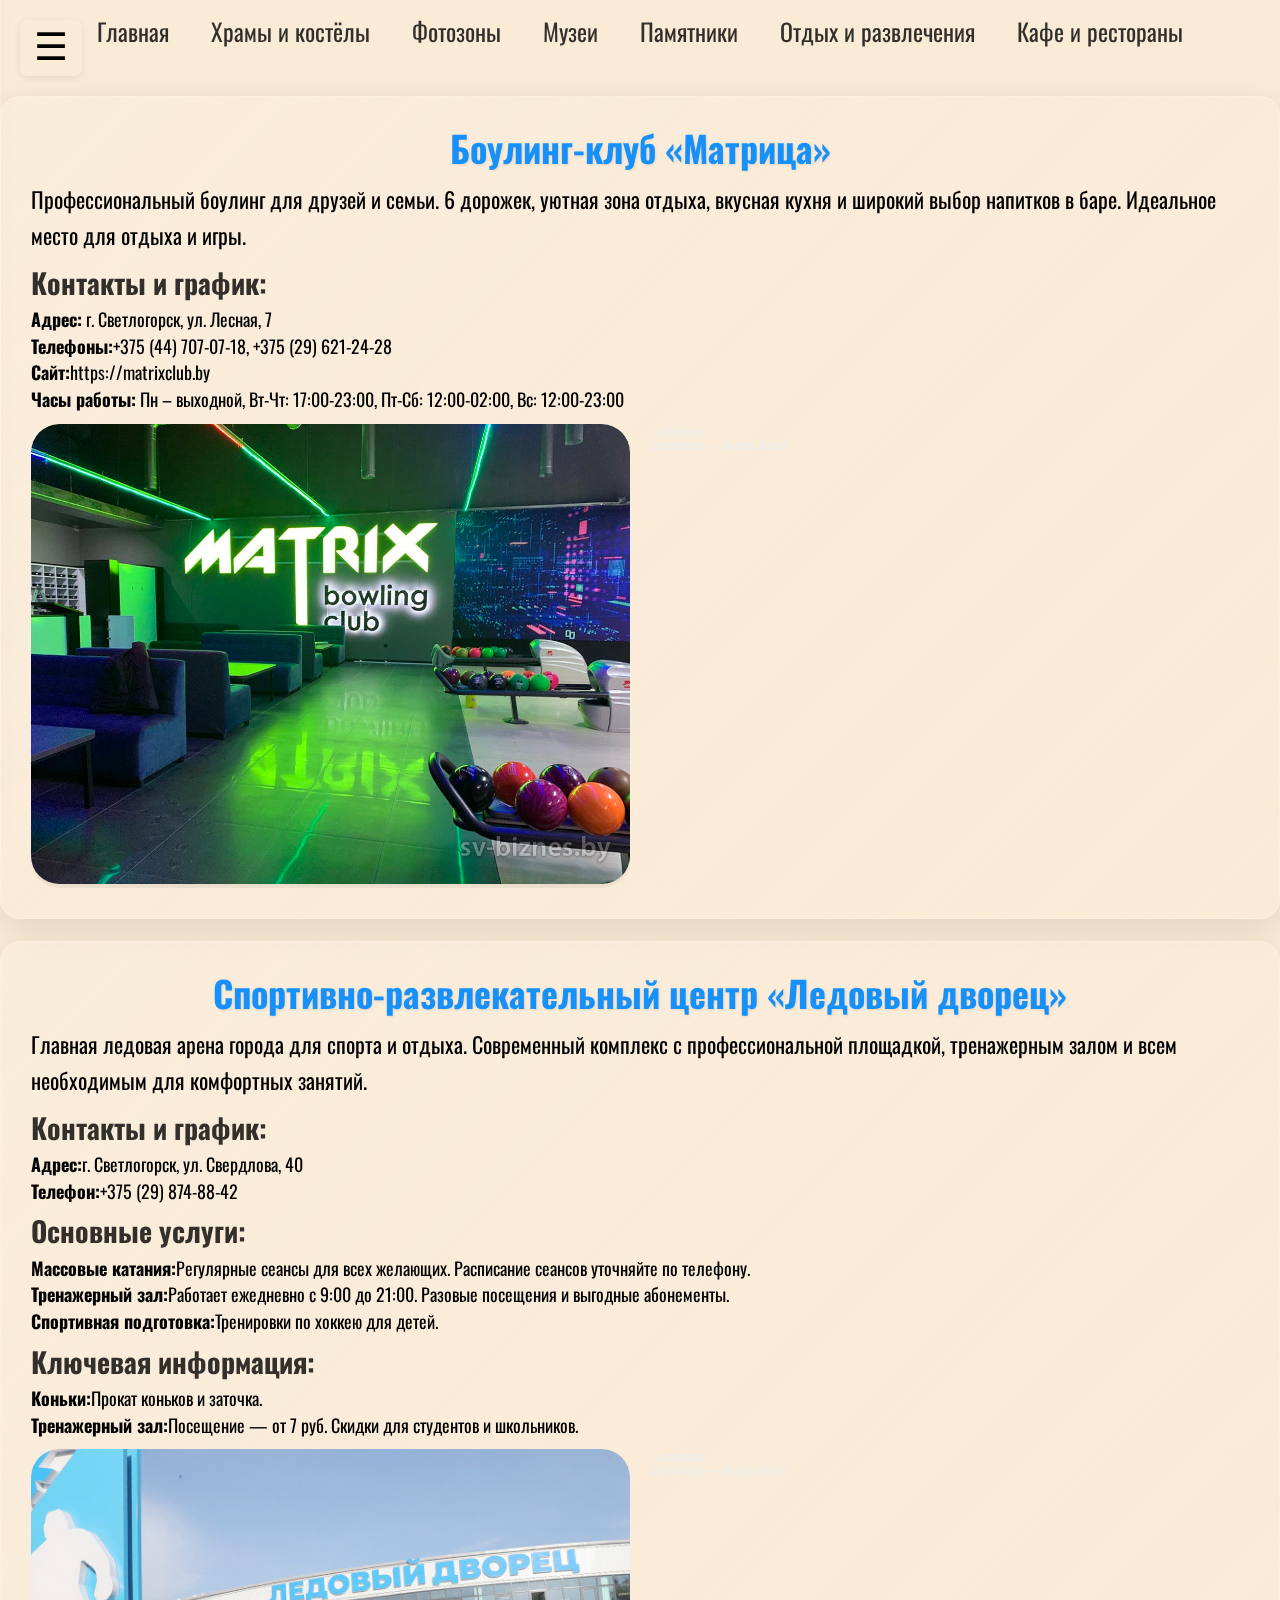
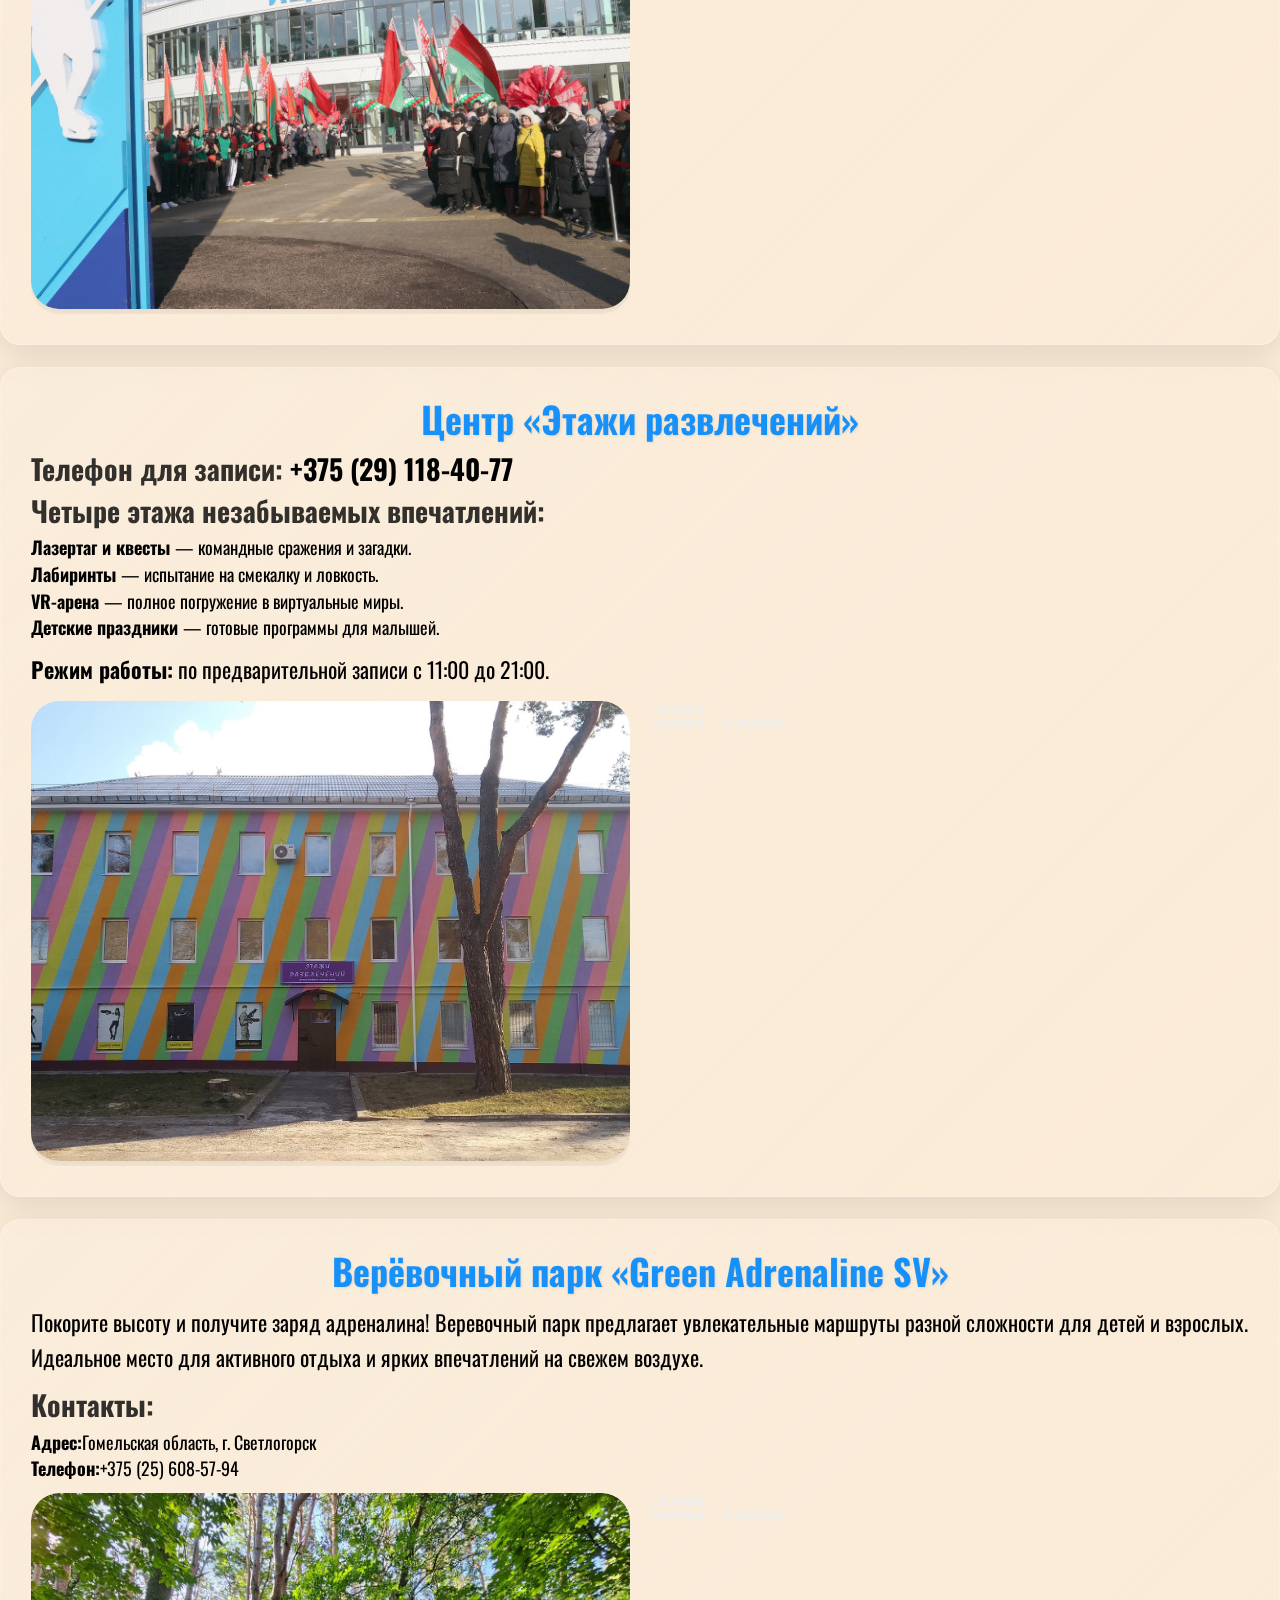
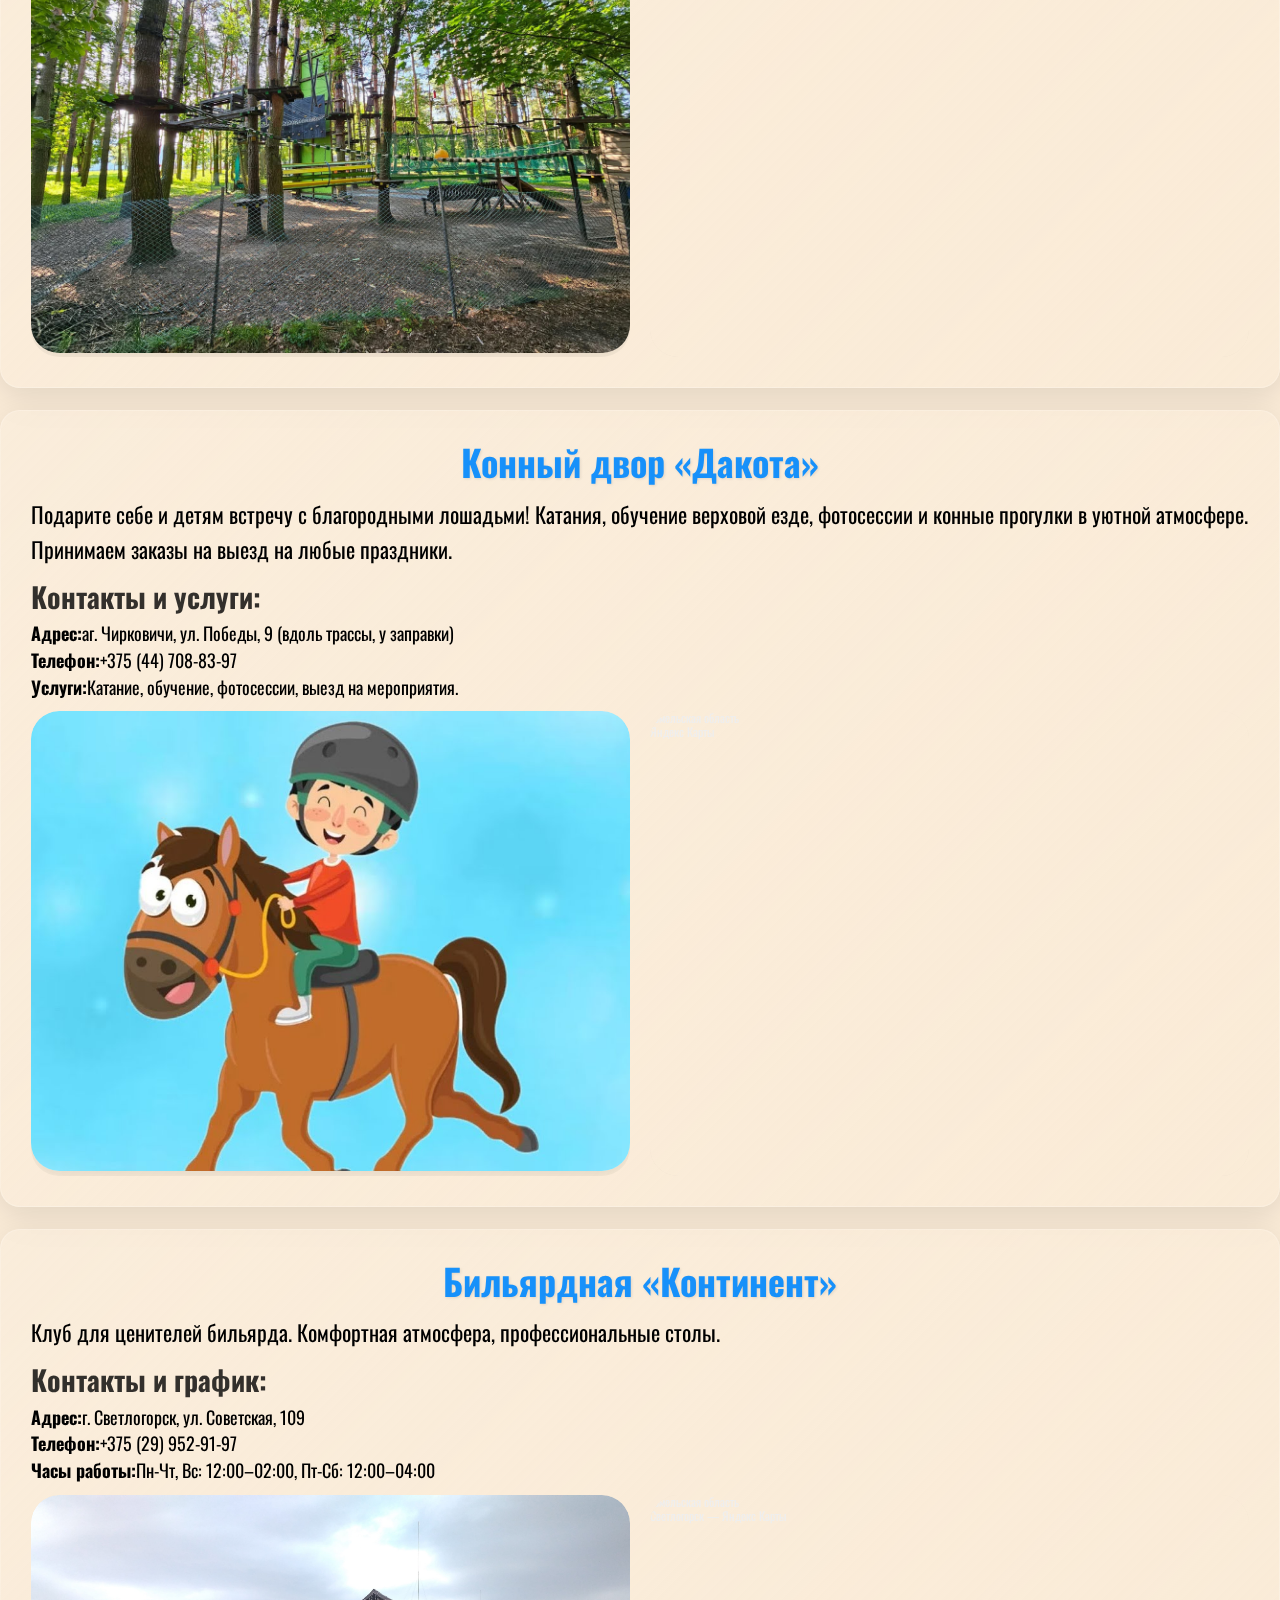
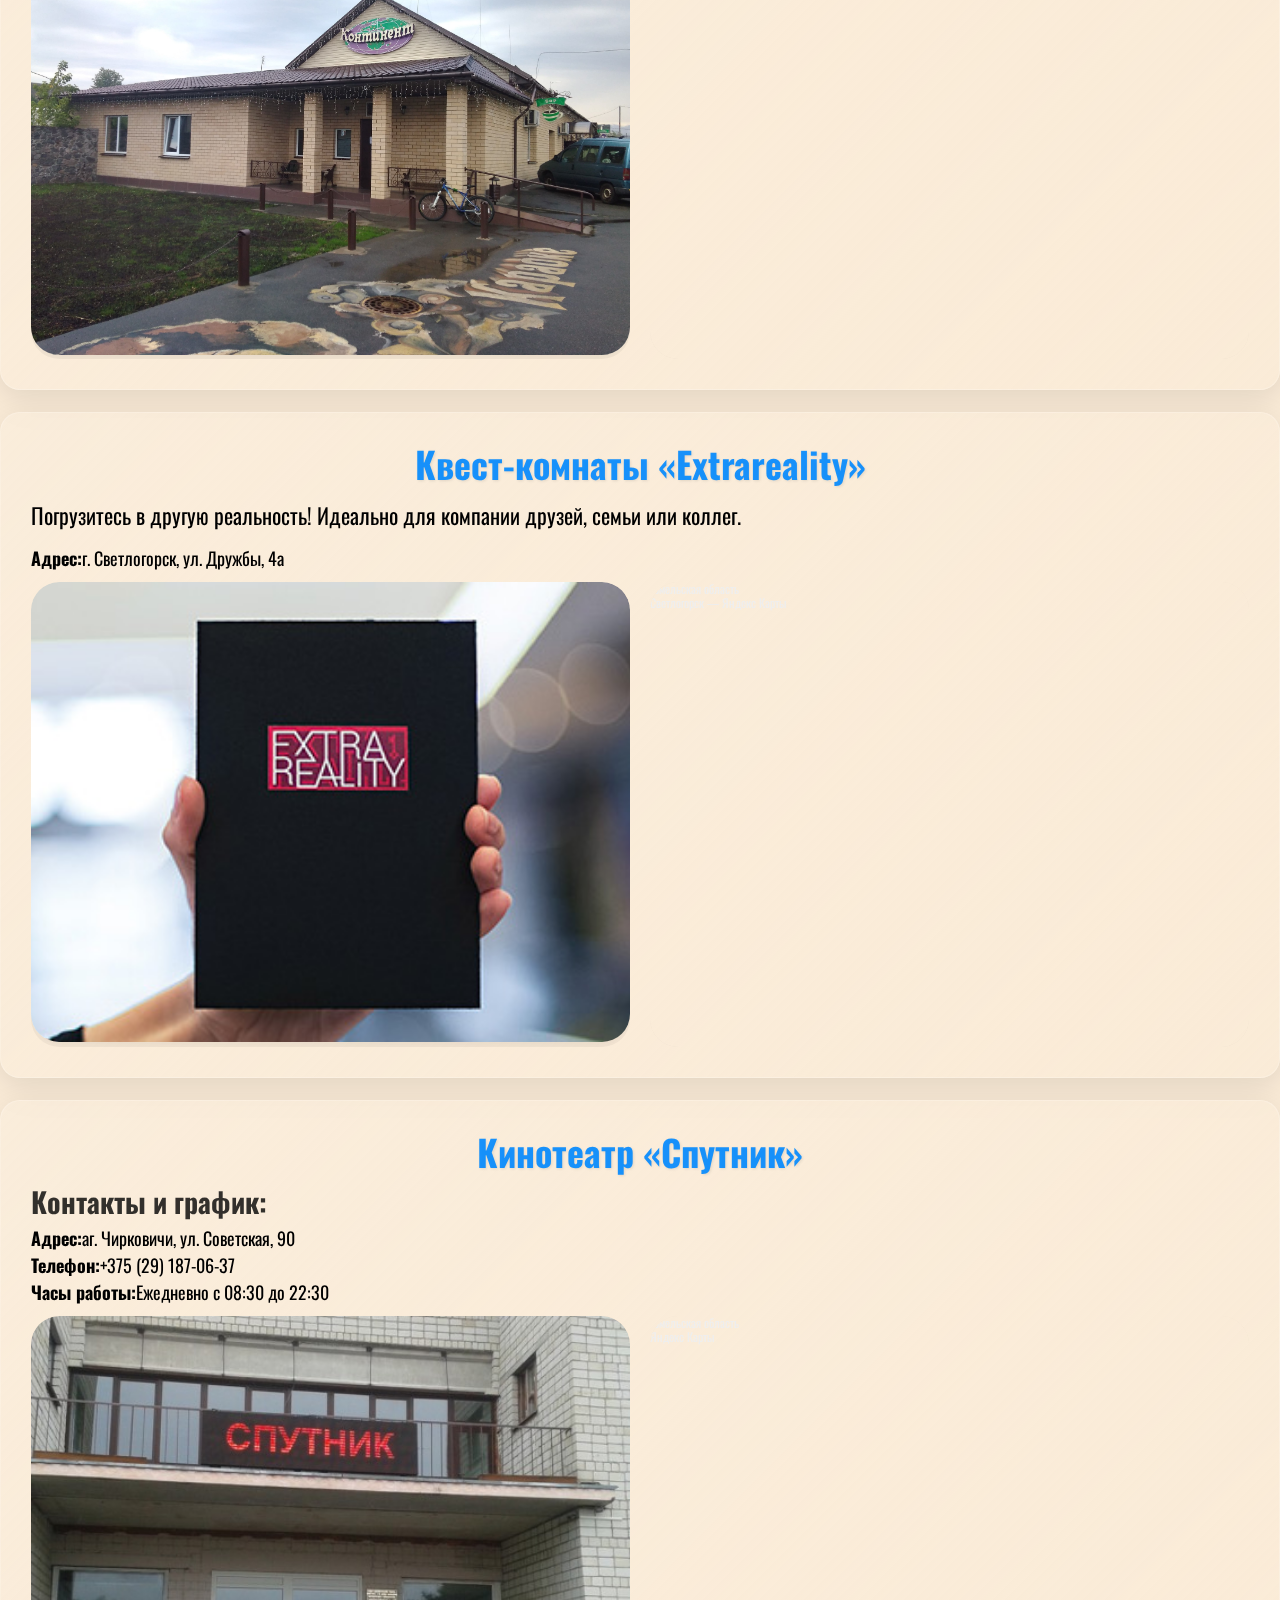
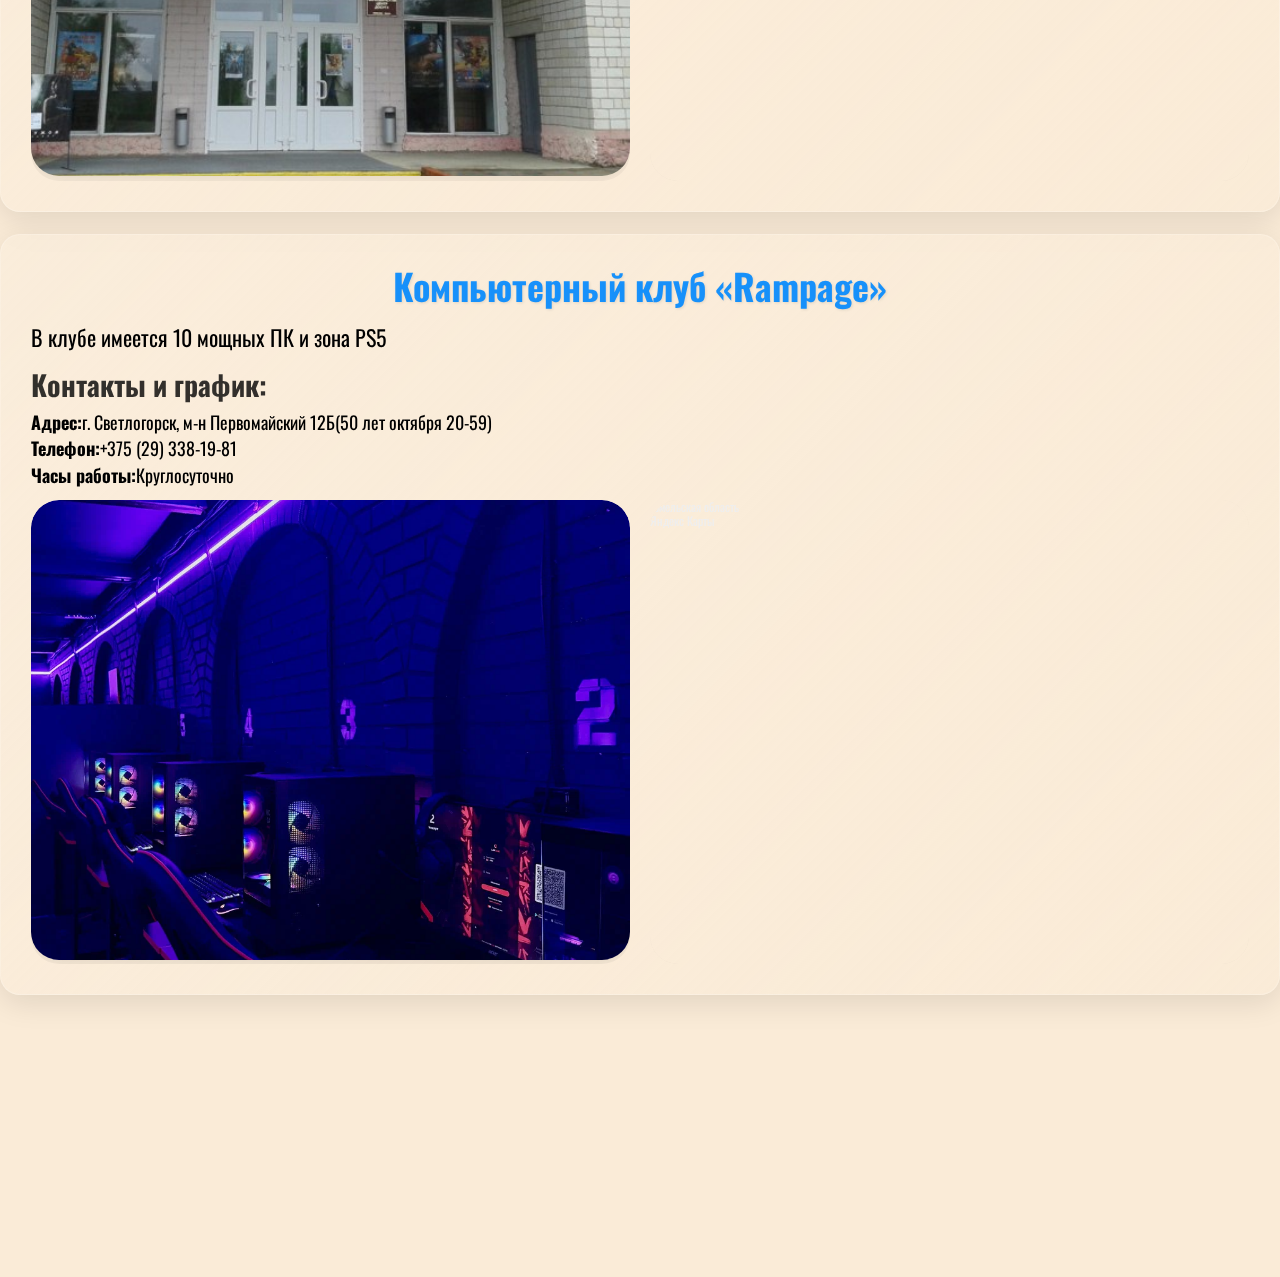
<file: otdyx.html>
<!DOCTYPE html>
<html lang="en">
<head>
    <meta charset="UTF-8">
    <meta name="viewport" content="width=device-width, initial-scale=1.0">
    <meta name="description" content="">
    <meta name="keywords" content="">
    <link type="image/x-icon" href="img/png/fav.ico" rel="shortcut icon">
    <link type="Image/x-icon" href="img/png/fav.ico" rel="icon">
    <link rel="preconnect" href="https://fonts.googleapis.com">
    <link rel="preconnect" href="https://fonts.gstatic.com" crossorigin>
    <link href="https://fonts.googleapis.com/css2?family=Oswald:wght@200..700&display=swap" rel="stylesheet">
    <link rel="stylesheet" href="normalize.css">
    <link rel="stylesheet" href="style.css">
    <title>Отдых и развлечения</title>
</head>
<body>

    <div class="burger-menu" id="burgerMenu">
        <span class="burger-icon" id="burgerIcon">&#9776;</span>
        <nav class="burger-nav" id="burgerNav">
            <span class="close-burger" id="closeBurger">&times;</span>
            <ul>
                <li><a href="#matrix">Боулинг-клуб «Матрица»</a></li>
                <li><a href="#led">Спортивно-развлекательный центр «Ледовый дворец»</a></li>
                <li><a href="#etazhi">Центр «Этажи развлечений»</a></li>
                <li><a href="#adrenaline">Верёвочный парк «Green Adrenaline SV»</a></li>
                <li><a href="#dakota">Конный двор «Дакота»</a></li>
                <li><a href="#billiard">Бильярдная «Континент»</a></li>
                <li><a href="#quest">Квест-комнаты «Extrareality»</a></li>
                <li><a href="#kino">Кинотеатр «Спутник»</a></li>
                <li><a href="#rampage">Компьютерный клуб «Rampage»</a></li>
            </ul>
        </nav>
    </div>

    <header>
        <div class="burger-menu540" id="burgerMenu">
            <span class="burger-icon540" id="burgerIcon">Навигация</span>
            <nav class="burger-nav540" id="burgerNav">
                <span class="close-burger540" id="closeBurger">&times;</span>
                <ul>
                     <li><a href="index.html">Главная</a></li>
                    <li><a href="chram.html">Храмы и костёлы</a></li>
                    <li><a href="photo.html">Фотозоны</a></li>
                    <li><a href="musei.html">Музеи</a></li>
                    <li><a href="pamyat.html">Памятники</a></li>
                    <li><a href="otdyx.html">Отдых и развлечения</a></li>
                    <li><a href="cafe.html">Кафе и рестораны</a></li>
                </ul>
            </nav>
        </div>
        <div class="header__top">
            <div class="container">
                <div class="menu">
                    <ul>
                        <li><a href="index.html">Главная</a></li>
                        <li><a href="chram.html">Храмы и костёлы</a></li>
                        <li><a href="photo.html">Фотозоны</a></li>
                        <li><a href="musei.html">Музеи</a></li>
                        <li><a href="pamyat.html">Памятники</a></li>
                        <li><a href="otdyx.html">Отдых и развлечения</a></li>
                        <li><a href="cafe.html">Кафе и рестораны</a></li>
                    </ul>
                </div>
            </div>
        </div>
        <div class="header__bot">
        </div>
    </header>
    <section class="otdel__info">
        <div class="container">
            <div class="cards">
                <div class="card" id="matrix">
                    <h2>Боулинг-клуб «Матрица»</h2>
                    <p>Профессиональный боулинг для друзей и семьи. 6 дорожек, уютная зона отдыха, вкусная кухня и широкий выбор напитков в баре. Идеальное место для отдыха и игры.</p>
                    <h3>Контакты и график:</h3>
                    <ul>
                        <li><strong>Адрес:</strong> г. Светлогорск, ул. Лесная, 7</li>
                        <li><strong>Телефоны:</strong><a href="tel:+375447070718">+375 (44) 707-07-18</a>,<a href="tel:+375296212428"> +375 (29) 621-24-28</a></li>
                        <li><strong>Сайт:</strong><a href="https://matrixclub.by" target="_blank">https://matrixclub.by</a></li>
                        <li><strong>Часы работы:</strong> Пн – выходной, Вт-Чт: 17:00-23:00, Пт-Сб: 12:00-02:00, Вс: 12:00-23:00</li>
                    </ul>
                    <div class="card__info">
                        <div class="card__photo">
                            <img src="img/png/ot1.jpg" alt="boul">
                        </div>
                        <div class="card__map">
                            <div class="cr__map" style="position:relative;overflow:hidden;"><a href="https://yandex.by/maps/26004/svetlogorsk/?utm_medium=mapframe&utm_source=maps" style="color:#eee;font-size:12px;position:absolute;top:0px;">Светлогорск</a><a href="https://yandex.by/maps/26004/svetlogorsk/?ll=29.759235%2C52.624986&utm_medium=mapframe&utm_source=maps&z=19.6" style="color:#eee;font-size:12px;position:absolute;top:14px;">Светлогорск — Яндекс Карты</a><iframe src="https://yandex.by/map-widget/v1/?ll=29.759235%2C52.624986&z=19.6" width="620" height="460" frameborder="0" allowfullscreen="true" style="position:relative;"></iframe></div>
                        </div>
                    </div>
                </div>
                <div class="card" id="led">
                    <h2>Спортивно-развлекательный центр «Ледовый дворец»</h2>
                    <p>Главная ледовая арена города для спорта и отдыха. Современный комплекс с профессиональной площадкой, тренажерным залом и всем необходимым для комфортных занятий.</p>
                    <h3>Контакты и график:</h3>
                    <ul>
                        <li><strong>Адрес:</strong>г. Светлогорск, ул. Свердлова, 40</li>
                        <li><strong>Телефон:</strong><a href="tel:+375298748842">+375 (29) 874-88-42</a></li>
                    </ul>
                    <h3>Основные услуги:</h3>
                    <ul>
                        <li><strong>Массовые катания:</strong>Регулярные сеансы для всех желающих. Расписание сеансов уточняйте по телефону. </li>
                        <li><strong>Тренажерный зал:</strong>Работает ежедневно с 9:00 до 21:00. Разовые посещения и выгодные абонементы.</li>
                        <li><strong>Спортивная подготовка:</strong>Тренировки по хоккею для детей.</li>
                    </ul>
                    <h3>Ключевая информация:</h3>
                    <ul>
                        <li><strong>Коньки:</strong>Прокат коньков и заточка.</li>
                        <li><strong>Тренажерный зал:</strong>Посещение — от 7 руб. Скидки для студентов и школьников.</li>
                    </ul>
                    <div class="card__info">
                        <div class="card__photo">
                            <img src="img/png/ot2.jpg" alt="led">
                        </div>
                        <div class="card__map">
                            <div class="cr__map" style="position:relative;overflow:hidden;"><a href="https://yandex.by/maps/26004/svetlogorsk/?utm_medium=mapframe&utm_source=maps" style="color:#eee;font-size:12px;position:absolute;top:0px;">Светлогорск</a><a href="https://yandex.by/maps/26004/svetlogorsk/?ll=29.727204%2C52.630100&utm_medium=mapframe&utm_source=maps&z=18.4" style="color:#eee;font-size:12px;position:absolute;top:14px;">Светлогорск — Яндекс Карты</a><iframe src="https://yandex.by/map-widget/v1/?ll=29.727204%2C52.630100&z=18.4" width="620" height="460" frameborder="0" allowfullscreen="true" style="position:relative;"></iframe></div>
                        </div>
                    </div>
                </div>
                <div class="card" id="etazhi">
                    <h2>Центр «Этажи развлечений»</h2>
                    <h3>Телефон для записи: <a href="tel:+375291184077">+375 (29) 118-40-77</a></h3>
                    <h3>Четыре этажа незабываемых впечатлений:</h3>
                    <ul>
                        <li><strong>Лазертаг и квесты </strong>— командные сражения и загадки.</li>
                        <li><strong>Лабиринты </strong>— испытание на смекалку и ловкость.</li>
                        <li><strong>VR-арена </strong>— полное погружение в виртуальные миры.</li>
                        <li><strong>Детские праздники </strong>— готовые программы для малышей.</li>
                    </ul>
                    <p><strong>Режим работы:</strong> по предварительной записи с 11:00 до 21:00.</p>
                    <div class="card__info">
                        <div class="card__photo">
                            <img src="img/png/ot4.jpg" alt="floor">
                        </div>
                        <div class="card__map">
                            <div class="cr__map" style="position:relative;overflow:hidden;"><a href="https://yandex.by/maps/26004/svetlogorsk/?utm_medium=mapframe&utm_source=maps" style="color:#eee;font-size:12px;position:absolute;top:0px;">Светлогорск</a><a href="https://yandex.by/maps/26004/svetlogorsk/?ll=29.761452%2C52.628154&utm_medium=mapframe&utm_source=maps&z=20" style="color:#eee;font-size:12px;position:absolute;top:14px;">Светлогорск — Яндекс Карты</a><iframe src="https://yandex.by/map-widget/v1/?ll=29.761452%2C52.628154&z=20" width="620" height="460" frameborder="0" allowfullscreen="true" style="position:relative;"></iframe></div>
                        </div>
                    </div>
                </div>
                <div class="card" id="adrenaline">
                    <h2>Верёвочный парк «Green Adrenaline SV»</h2>
                    <p>Покорите высоту и получите заряд адреналина! Веревочный парк предлагает увлекательные маршруты разной сложности для детей и взрослых. Идеальное место для активного отдыха и ярких впечатлений на свежем воздухе.</p>
                    <h3>Контакты:</h3>
                    <ul>
                        <li><strong>Адрес:</strong>Гомельская область, г. Светлогорск</li>
                        <li><strong>Телефон:</strong><a href="tel:+375256085794">+375 (25) 608-57-94</a></li>
                    </ul>
                    <div class="card__info">
                        <div class="card__photo">
                            <img src="img/png/ot5.jpg" alt="verevka">
                        </div>
                        <div class="card__map">
                            <div class="cr__map" style="position:relative;overflow:hidden;"><a href="https://yandex.by/maps/26004/svetlogorsk/?utm_medium=mapframe&utm_source=maps" style="color:#eee;font-size:12px;position:absolute;top:0px;">Светлогорск</a><a href="https://yandex.by/maps/26004/svetlogorsk/?ll=29.732879%2C52.628918&utm_medium=mapframe&utm_source=maps&z=21" style="color:#eee;font-size:12px;position:absolute;top:14px;">Светлогорск — Яндекс Карты</a><iframe src="https://yandex.by/map-widget/v1/?ll=29.732879%2C52.628918&z=21" width="620" height="460" frameborder="0" allowfullscreen="true" style="position:relative;"></iframe></div>
                        </div>
                    </div>
                </div>
                <div class="card" id="dakota">
                    <h2>Конный двор «Дакота»</h2>
                    <p>Подарите себе и детям встречу с благородными лошадьми! Катания, обучение верховой езде, фотосессии и конные прогулки в уютной атмосфере. Принимаем заказы на выезд на любые праздники.</p>
                    <h3>Контакты и услуги:</h3>
                    <ul>
                        <li><strong>Адрес:</strong>аг. Чирковичи, ул. Победы, 9 (вдоль трассы, у заправки)</li>
                        <li><strong>Телефон:</strong><a href="tel:+375447088397">+375 (44) 708-83-97</a></li>
                        <li><strong>Услуги:</strong>Катание, обучение, фотосессии, выезд на мероприятия.</li>
                    </ul>
                    <div class="card__info">
                        <div class="card__photo">
                            <img src="img/png/ot6.jpg" alt="kon">
                        </div>
                        <div class="card__map">
                            <div class="cr__map" style="position:relative;overflow:hidden;"><a href="https://yandex.by/maps/29631/gomel-district/?utm_medium=mapframe&utm_source=maps" style="color:#eee;font-size:12px;position:absolute;top:0px;">Гомельская область</a><a href="https://yandex.by/maps/29631/gomel-district/?ll=29.638047%2C52.659811&utm_medium=mapframe&utm_source=maps&z=20.4" style="color:#eee;font-size:12px;position:absolute;top:14px;">Яндекс Карты</a><iframe src="https://yandex.by/map-widget/v1/?ll=29.638047%2C52.659811&z=20.4" width="620" height="460" frameborder="0" allowfullscreen="true" style="position:relative;"></iframe></div>
                        </div>
                    </div>
                </div>
                <div class="card" id="billiard">
                    <h2>Бильярдная «Континент»</h2>
                    <p>Клуб для ценителей бильярда. Комфортная атмосфера, профессиональные столы. </p>
                    <h3>Контакты и график:</h3>
                    <ul>
                        <li><strong>Адрес:</strong>г. Светлогорск, ул. Советская, 109</li>
                        <li><strong>Телефон:</strong><a href="tel:+375299529197">+375 (29) 952-91-97</a></li>
                        <li><strong>Часы работы:</strong>Пн-Чт, Вс: 12:00–02:00, Пт-Сб: 12:00–04:00</li>
                    </ul>
                    <div class="card__info">
                        <div class="card__photo">
                            <img src="img/png/ot7.jpg" alt="bil">
                        </div>
                        <div class="card__map">
                            <div class="cr__map" style="position:relative;overflow:hidden;"><a href="https://yandex.by/maps/29631/gomel-district/?utm_medium=mapframe&utm_source=maps" style="color:#eee;font-size:12px;position:absolute;top:0px;">Гомельская область</a><a href="https://yandex.by/maps/29631/gomel-district/?ll=29.744813%2C52.640065&utm_medium=mapframe&utm_source=maps&z=19.05" style="color:#eee;font-size:12px;position:absolute;top:14px;">Светлогорск — Яндекс Карты</a><iframe src="https://yandex.by/map-widget/v1/?ll=29.744813%2C52.640065&z=19.05" width="620" height="460" frameborder="0" allowfullscreen="true" style="position:relative;"></iframe></div>
                        </div>
                    </div>
                </div>
                <div class="card" id="quest">
                    <h2>Квест-комнаты «Extrareality»</h2>
                    <p>Погрузитесь в другую реальность! Идеально для компании друзей, семьи или коллег.</p>
                    <ul>
                        <li><strong>Адрес:</strong>г. Светлогорск, ул. Дружбы, 4а</li>
                    </ul>
                    <div class="card__info">
                        <div class="card__photo">
                            <img src="img/png/ot8.jpg" alt="quest">
                        </div>
                        <div class="card__map">
                            <div class="cr__map" style="position:relative;overflow:hidden;"><a href="https://yandex.by/maps/29631/gomel-district/?utm_medium=mapframe&utm_source=maps" style="color:#eee;font-size:12px;position:absolute;top:0px;">Гомельская область</a><a href="https://yandex.by/maps/29631/gomel-district/?ll=29.762868%2C52.629618&utm_medium=mapframe&utm_source=maps&z=20.11" style="color:#eee;font-size:12px;position:absolute;top:14px;">Светлогорск — Яндекс Карты</a><iframe src="https://yandex.by/map-widget/v1/?ll=29.762868%2C52.629618&z=20.11" width="620" height="460" frameborder="0" allowfullscreen="true" style="position:relative;"></iframe></div>
                        </div>
                    </div>
                </div>
                <div class="card" id="kino">
                    <h2>Кинотеатр «Спутник»</h2>
                    <h3>Контакты и график:</h3>
                    <ul>
                        <li><strong>Адрес:</strong>аг. Чирковичи, ул. Советская, 90</li>
                        <li><strong>Телефон:</strong><a href="tel:+375291870637">+375 (29) 187-06-37</a></li>
                        <li><strong>Часы работы:</strong>Ежедневно с 08:30 до 22:30</li>
                    </ul>
                    <div class="card__info">
                        <div class="card__photo">
                            <img src="img/png/ot9.jpg" alt="kino">
                        </div>
                        <div class="card__map">
                            <div class="cr__map" style="position:relative;overflow:hidden;"><a href="https://yandex.by/maps/29631/gomel-district/?utm_medium=mapframe&utm_source=maps" style="color:#eee;font-size:12px;position:absolute;top:0px;">Гомельская область</a><a href="https://yandex.by/maps/29631/gomel-district/?ll=29.647637%2C52.662738&utm_medium=mapframe&utm_source=maps&z=19.32" style="color:#eee;font-size:12px;position:absolute;top:14px;">Яндекс Карты</a><iframe src="https://yandex.by/map-widget/v1/?ll=29.647637%2C52.662738&z=19.32" width="620" height="460" frameborder="0" allowfullscreen="true" style="position:relative;"></iframe></div>
                        </div>
                    </div>
                </div>
                <div class="card" id="rampage">
                    <h2>Компьютерный клуб «Rampage»</h2>
                    <p>В клубе имеется 10 мощных ПК и зона PS5</p>
                    <h3>Контакты и график:</h3>
                    <ul>
                        <li><strong>Адрес:</strong>г. Светлогорск, м-н Первомайский 12Б(50 лет октября 20-59)</li>
                        <li><strong>Телефон:</strong><a href="tel:+375293381981">+375 (29) 338-19-81</a></li>
                        <li><strong>Часы работы:</strong>Круглосуточно</li>
                    </ul>
                    <div class="card__info">
                        <div class="card__photo">
                            <img src="img/png/ot10.webp" alt="kino">
                        </div>
                        <div class="card__map">
                            <div class="cr__map" style="position:relative;overflow:hidden;"><a href="https://yandex.by/maps/29631/gomel-district/?utm_medium=mapframe&utm_source=maps" style="color:#eee;font-size:12px;position:absolute;top:0px;">Гомельская область</a><a href="https://yandex.by/maps/29631/gomel-district/?ll=29.743011%2C52.629055&utm_medium=mapframe&utm_source=maps&z=21" style="color:#eee;font-size:12px;position:absolute;top:14px;">Яндекс Карты</a><iframe src="https://yandex.by/map-widget/v1/?ll=29.743011%2C52.629055&z=21" width="620" height="460" frameborder="0" allowfullscreen="true" style="position:relative;"></iframe></div>
                        </div>
                    </div>
                </div>
            </div>
        </div>
    </section>
    <footer>
        <div class="container">
            <div class="footer">
                <div class="footer__info">
                    <a href="index.html"><h2><span>PRO</span>Светлогорск</h2></a>
                    <p>Сохраняя традиции, строим будущее</p>
                </div>
                <div class="footer__contacts">
                    <h2>Контакты</h2>
                    <div class="adr"><img class="noi" src="img/png/adr.png" alt="adres"><p>247431, г. Светлогорск, ул. Азалова, 9А</p></div>
                    <div class="tel"><img class="noi" src="img/png/tel.png" alt="tel"><a href="tel:8(02342)23372">8 (02342) 23372</a></div>
                    <div class="mail"><img class="noi" src="img/png/mail.png" alt="mail"><a href="mailto:svetlshkola11@svetlshkola11.by">svetlshkola11@svetlshkola11.by</a></div>
                </div>
                <div class="footer__social">
                    <h2>Наши соцсети</h2>
                    <ul>
                        <li><a href="https://www.instagram.com/11.school.svetlogorsk?igsh=dHJlYXJiaGNkenHo" target="_blank"><img class="noi" src="img/png/inst.png" alt="inst"></a></li>
                        <li><a href="https://vk.com/svschool11" target="_blank"><img class="noi" src="img/png/vk.png" alt="vk"></a></li>
                        <li><a href="https://t.me/svetlscholl11" target="_blank"><img class="noi" src="img/png/tg.png" alt="tg"></a></li>
                    </ul>
                </div>
            </div>
        </div>
    </footer>
</body>
</html>
<script src="sсript.js"></script>
</file>
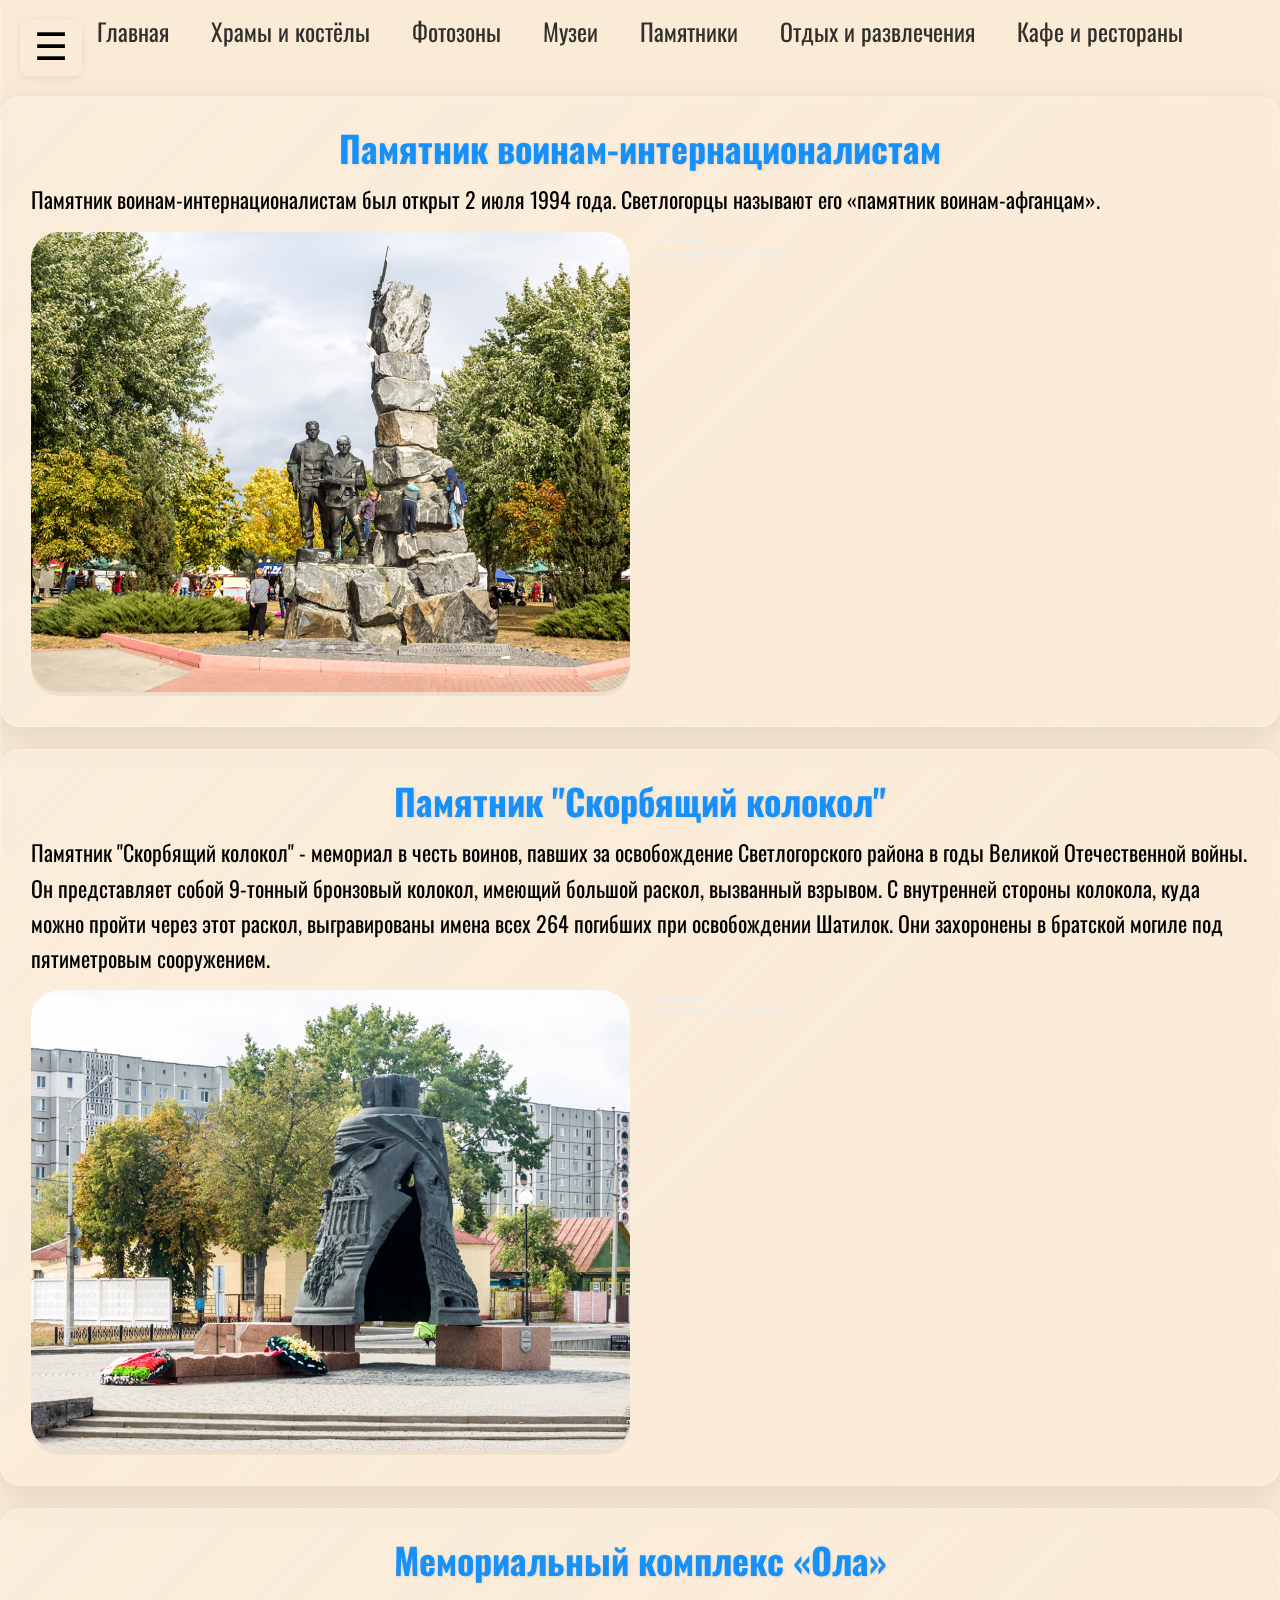
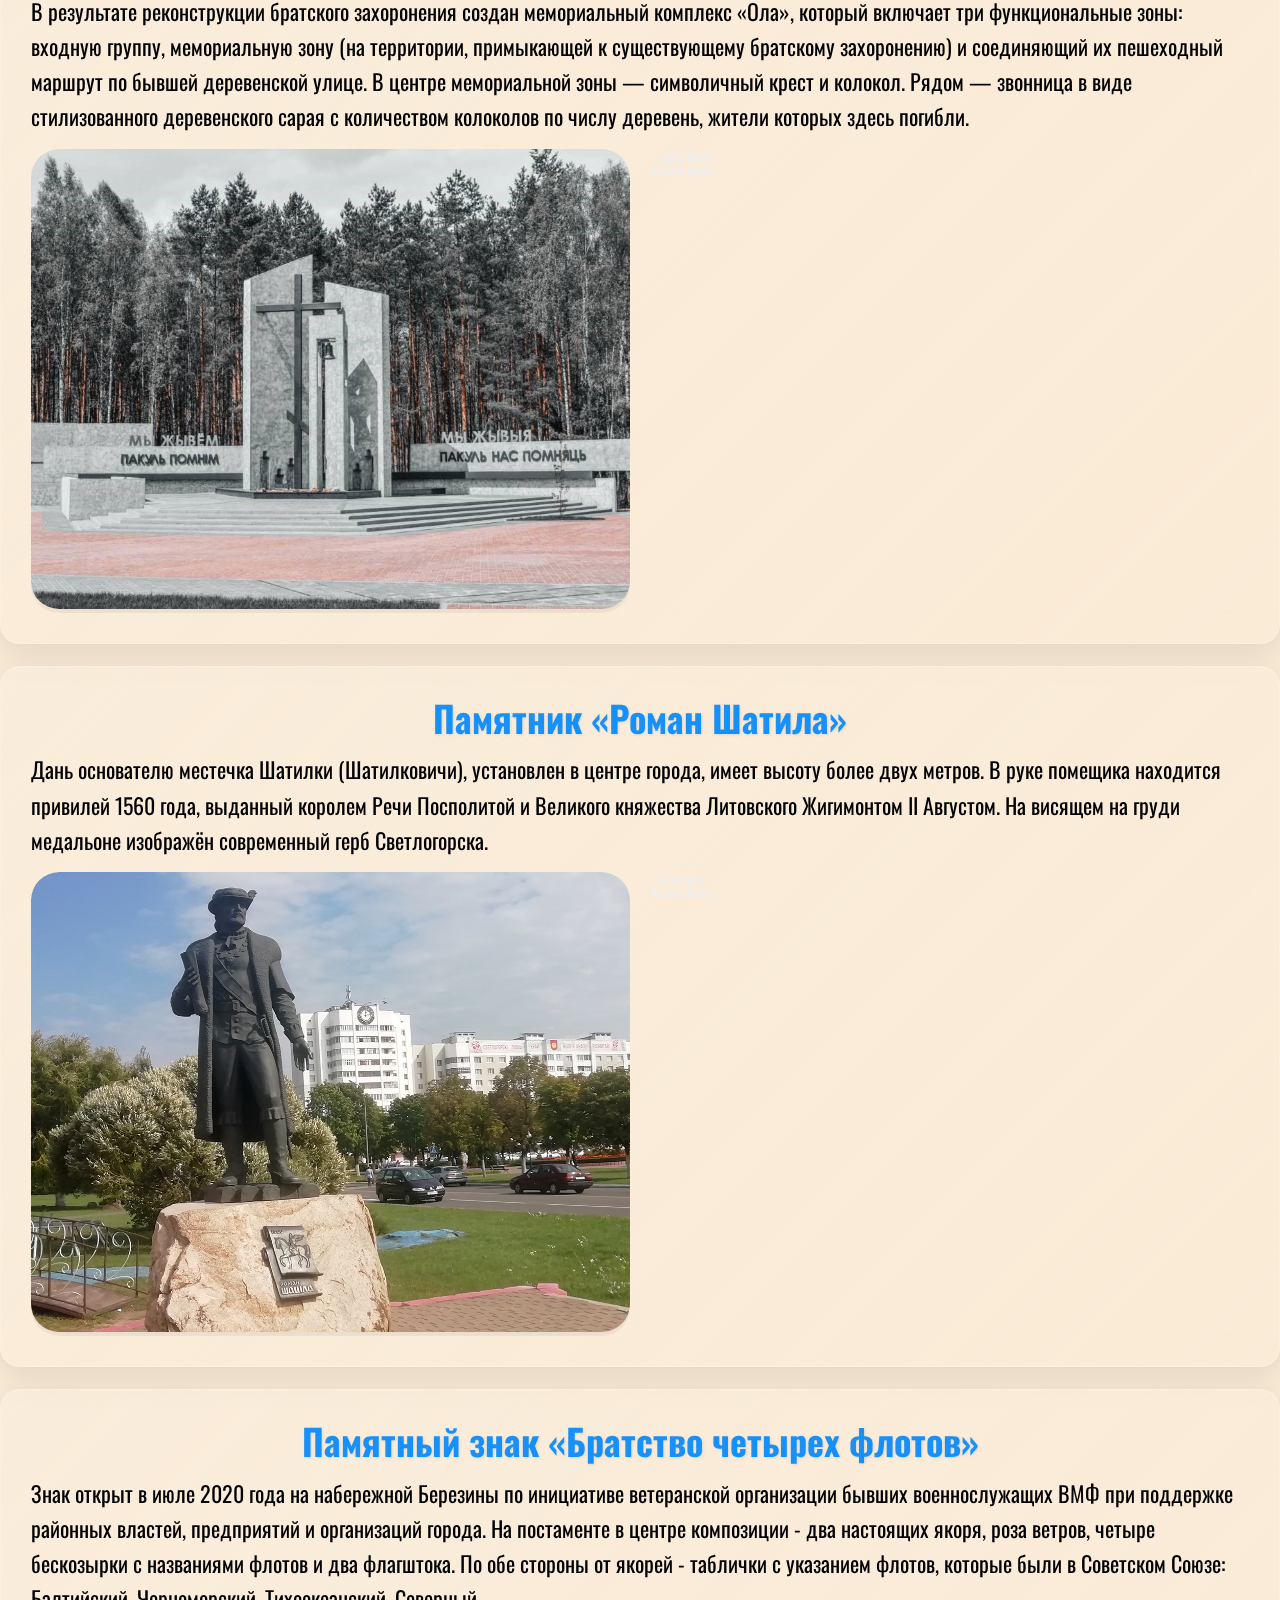
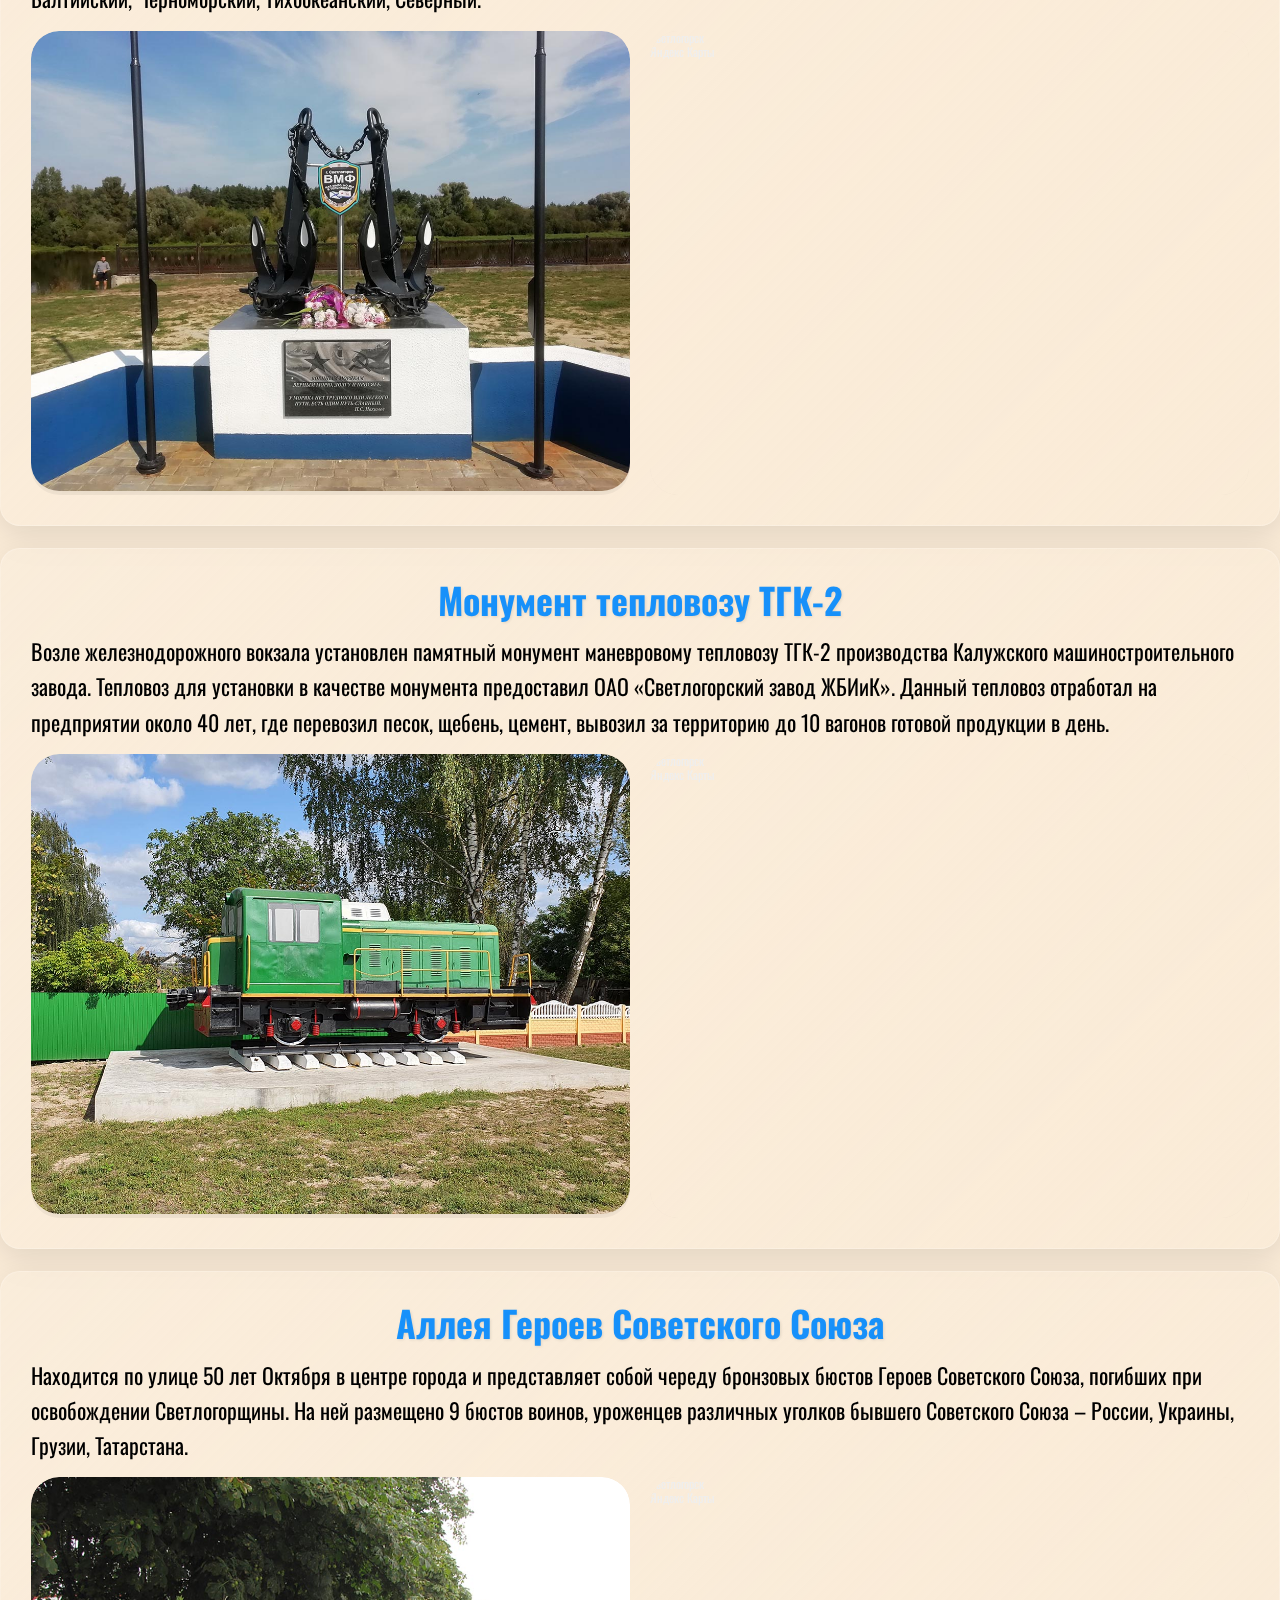
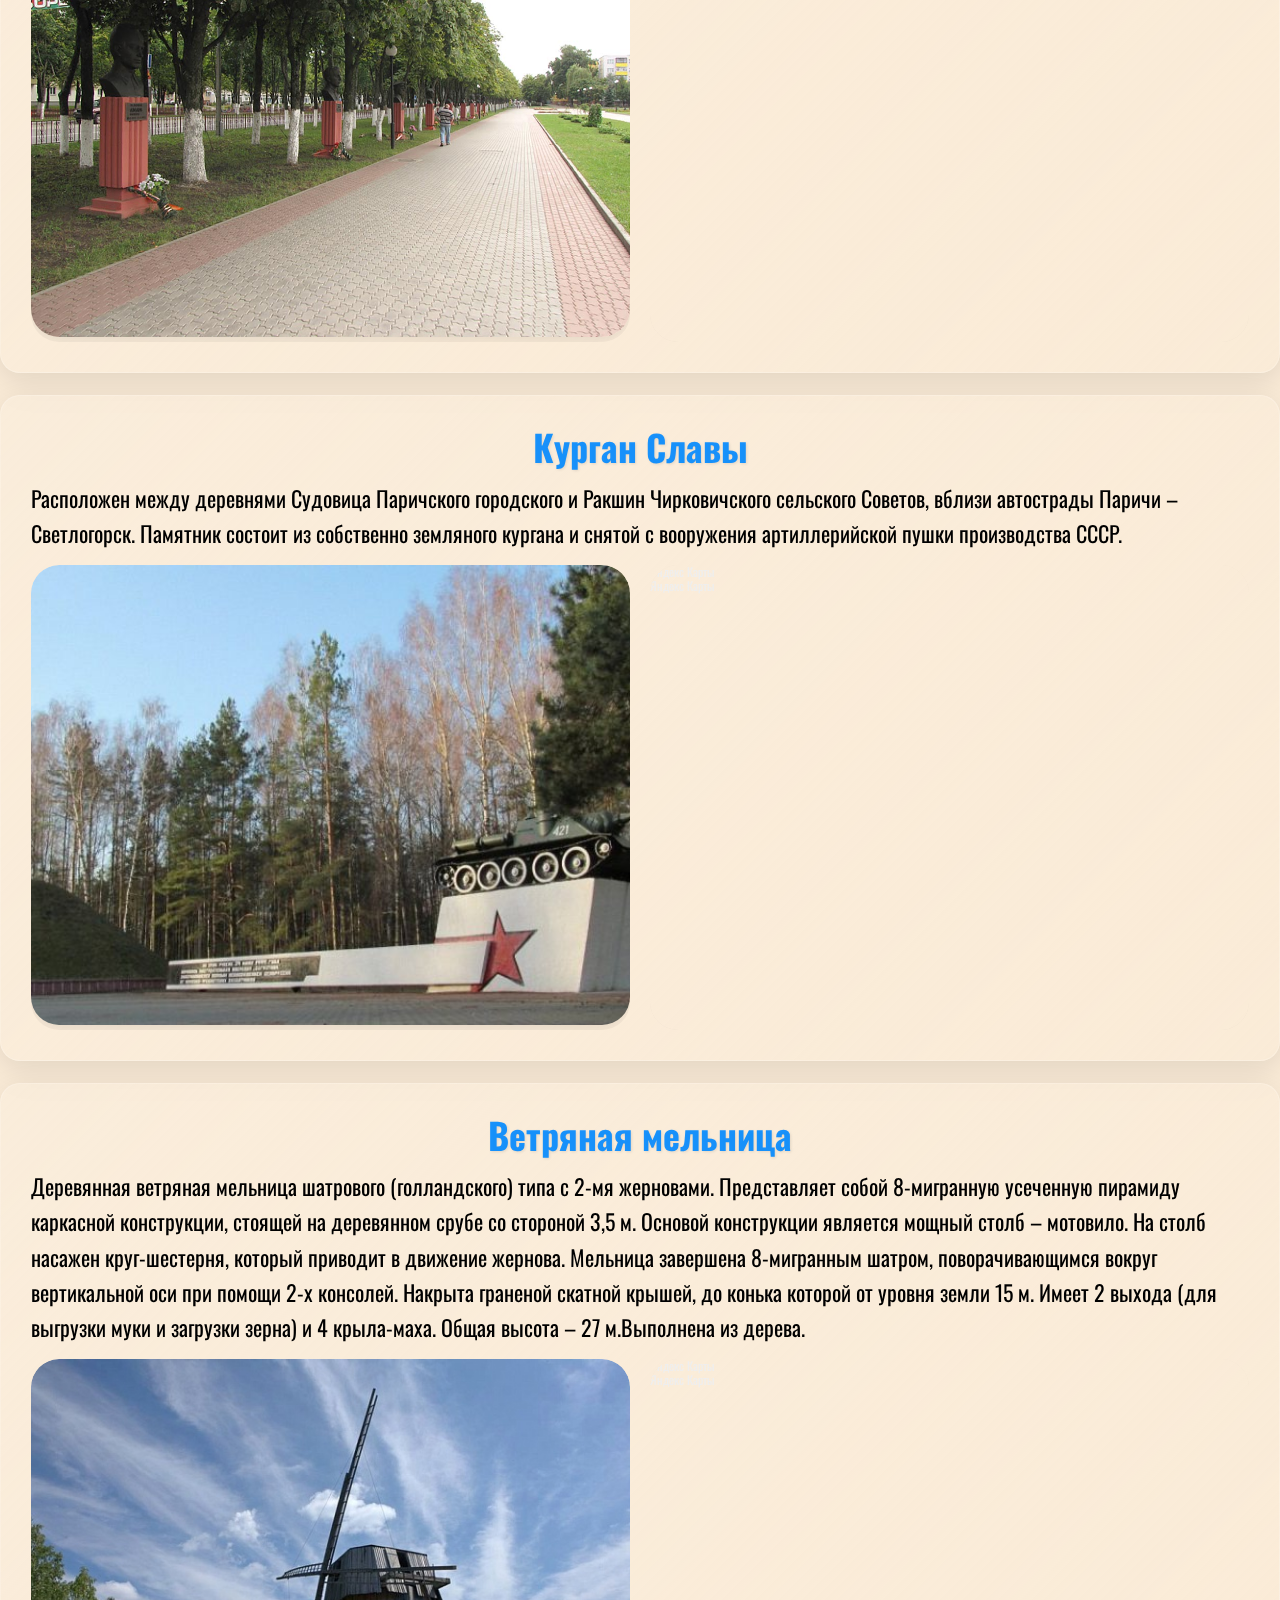
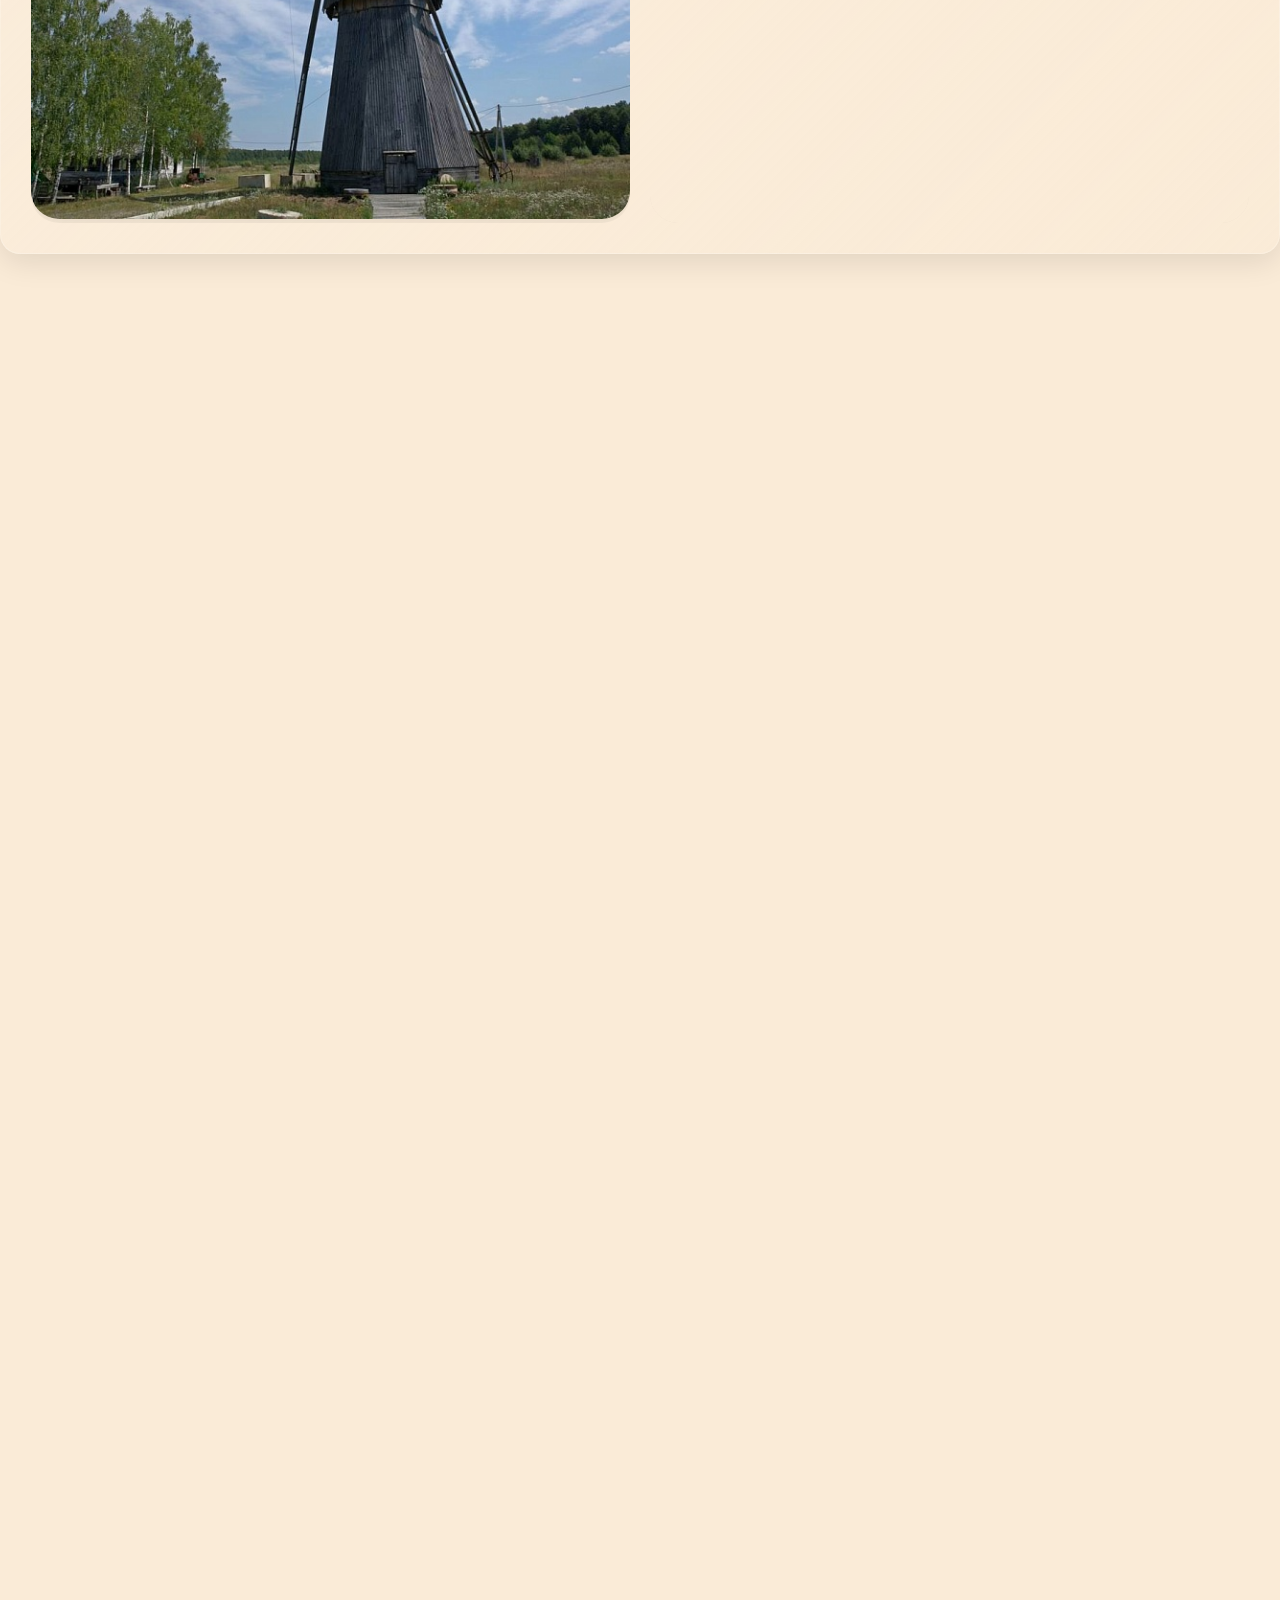
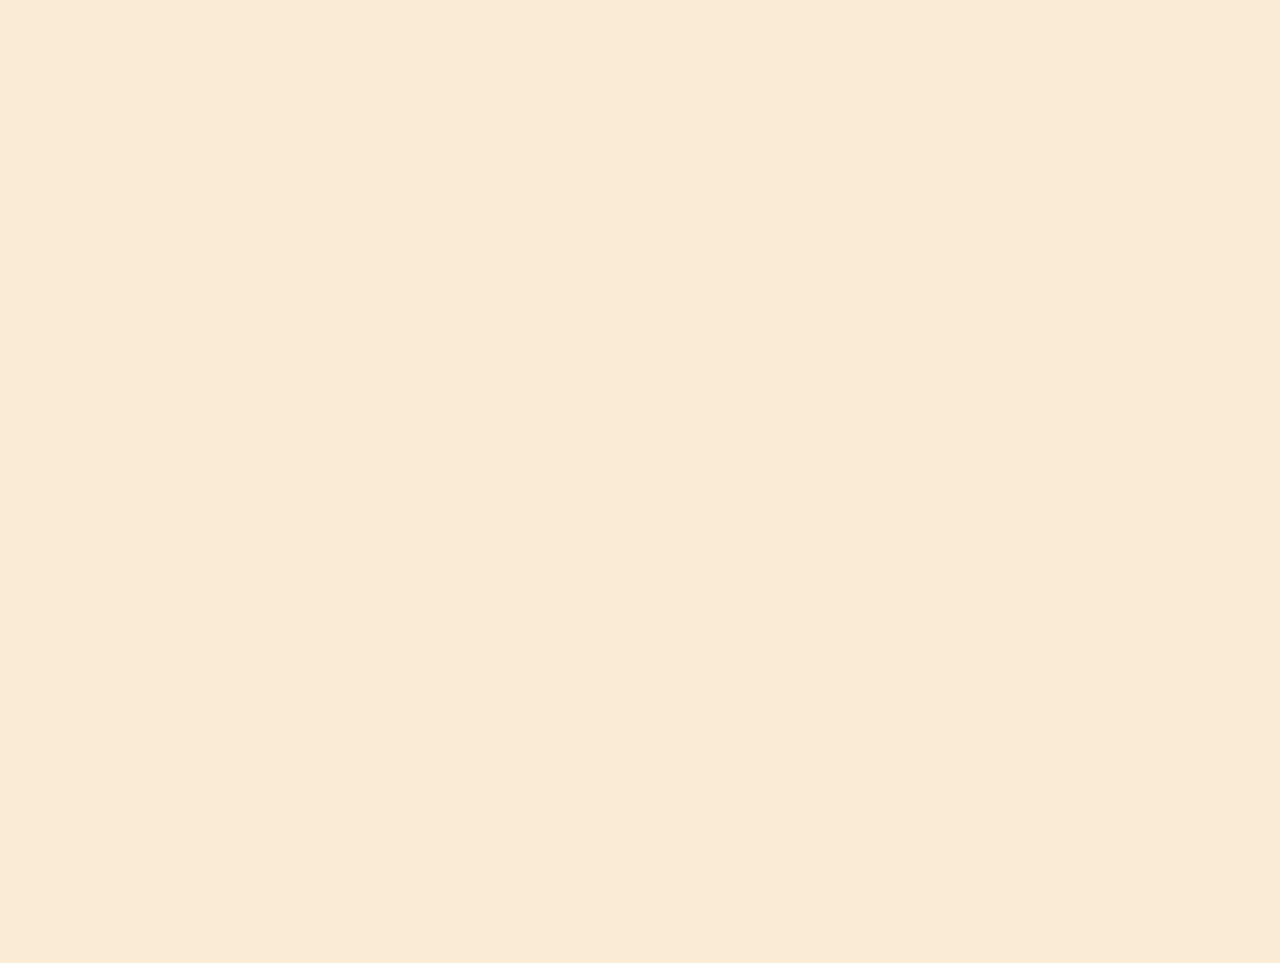
<file: pamyat.html>
<!DOCTYPE html>
<html lang="en">
<head>
    <meta charset="UTF-8">
    <meta name="viewport" content="width=device-width, initial-scale=1.0">
    <meta name="description" content="Путеводитель Светлогорск. Памятники, которые можно посетить в Светлогорске.">
    <meta name="keywords" content="Путеводитель, Светлогорск, памятники">
    <link type="image/x-icon" href="img/png/fav.ico" rel="shortcut icon">
    <link type="Image/x-icon" href="img/png/fav.ico" rel="icon">
    <link rel="preconnect" href="https://fonts.googleapis.com">
    <link rel="preconnect" href="https://fonts.gstatic.com" crossorigin>
    <link href="https://fonts.googleapis.com/css2?family=Oswald:wght@200..700&display=swap" rel="stylesheet">
    <link rel="stylesheet" href="normalize.css">
    <link rel="stylesheet" href="style.css">
    <title>Памятники</title>
</head>
<body>

    <div class="burger-menu" id="burgerMenu">
        <span class="burger-icon" id="burgerIcon">&#9776;</span>
        <nav class="burger-nav" id="burgerNav">
            <span class="close-burger" id="closeBurger">&times;</span>
            <ul>
                <li><a href="#afgan">Памятник воинам-интернационалистам</a></li>
                <li><a href="#kolokol">Памятник "Скорбящий колокол"</a></li>
                <li><a href="#ola">Мемориальный комплекс «Ола»</a></li>
                <li><a href="#roman">Памятник «Роман Шатила»</a></li>
                <li><a href="#bratstvo">Памятный знак «Братство четырех флотов»</a></li>
                <li><a href="#teplovoz">Монумент тепловозу ТГК-2</a></li>
                <li><a href="#geroi">Аллея Героев Советского Союза</a></li>
                <li><a href="#kurgan">Курган Славы</a></li>
                <li><a href="#mill">Ветряная мельница</a></li>
            </ul>
        </nav>
    </div>

    <header>
        <div class="burger-menu540" id="burgerMenu">
            <span class="burger-icon540" id="burgerIcon">Навигация</span>
            <nav class="burger-nav540" id="burgerNav">
                <span class="close-burger540" id="closeBurger">&times;</span>
                <ul>
                     <li><a href="index.html">Главная</a></li>
                    <li><a href="chram.html">Храмы и костёлы</a></li>
                    <li><a href="photo.html">Фотозоны</a></li>
                    <li><a href="musei.html">Музеи</a></li>
                    <li><a href="pamyat.html">Памятники</a></li>
                    <li><a href="otdyx.html">Отдых и развлечения</a></li>
                    <li><a href="cafe.html">Кафе и рестораны</a></li>
                </ul>
            </nav>
        </div>
        <div class="header__top">
            <div class="container">
                <div class="menu">
                    <ul>
                        <li><a href="index.html">Главная</a></li>
                        <li><a href="chram.html">Храмы и костёлы</a></li>
                        <li><a href="photo.html">Фотозоны</a></li>
                        <li><a href="musei.html">Музеи</a></li>
                        <li><a href="pamyat.html">Памятники</a></li>
                        <li><a href="otdyx.html">Отдых и развлечения</a></li>
                        <li><a href="cafe.html">Кафе и рестораны</a></li>
                    </ul>
                </div>
            </div>
        </div>
        <div class="header__bot">
        </div>
    </header>
    <section class="otdel__info">
        <div class="container">
            <div class="cards">
                <div class="card" id="afgan">
                    <h2>Памятник воинам-интернационалистам</h2>
                    <p>Памятник воинам-интернационалистам был открыт 2 июля 1994 года. Светлогорцы называют его «памятник воинам-афганцам».</p>
                    <div class="card__info">
                        <div class="card__photo">
                            <img src="img/png/pam1.jpg" alt="Sehenswert">
                        </div>
                        <div class="card__map">
                            <div class="cr__map" style="position:relative;overflow:hidden;"><a href="https://yandex.by/maps/26004/svetlogorsk/?utm_medium=mapframe&utm_source=maps" style="color:#eee;font-size:12px;position:absolute;top:0px;">Светлогорск</a><a href="https://yandex.by/maps/26004/svetlogorsk/?ll=29.752118%2C52.637015&utm_medium=mapframe&utm_source=maps&z=19.6" style="color:#eee;font-size:12px;position:absolute;top:14px;">Светлогорск — Яндекс Карты</a><iframe src="https://yandex.by/map-widget/v1/?ll=29.752118%2C52.637015&z=19.6" width="620" height="460" frameborder="0" allowfullscreen="true" style="position:relative;"></iframe></div>
                        </div>
                    </div>
                </div>
                <div class="card" id="kolokol">
                    <h2>Памятник "Скорбящий колокол"</h2>
                    <p>Памятник "Скорбящий колокол" - мемориал в честь воинов, павших за освобождение Светлогорского района в годы Великой Отечественной войны.
                        Он представляет собой 9-тонный бронзовый колокол, имеющий большой раскол, вызванный взрывом. С внутренней стороны колокола, куда можно пройти через этот раскол, выгравированы имена всех 264 погибших при освобождении Шатилок. Они захоронены в братской могиле под пятиметровым сооружением.</p>
                    <div class="card__info">
                        <div class="card__photo">
                            <img src="img/png/pam2.jpg" alt="Sehenswert">
                        </div>
                        <div class="card__map">
                            <div class="cr__map" style="position:relative;overflow:hidden;"><a href="https://yandex.by/maps/26004/svetlogorsk/?utm_medium=mapframe&utm_source=maps" style="color:#eee;font-size:12px;position:absolute;top:0px;">Светлогорск</a><a href="https://yandex.by/maps/26004/svetlogorsk/?ll=29.750956%2C52.636991&utm_medium=mapframe&utm_source=maps&z=19.6" style="color:#eee;font-size:12px;position:absolute;top:14px;">Светлогорск — Яндекс Карты</a><iframe src="https://yandex.by/map-widget/v1/?ll=29.750956%2C52.636991&z=19.6" width="620" height="460" frameborder="0" allowfullscreen="true" style="position:relative;"></iframe></div>
                        </div>
                    </div>
                </div>
                <div class="card" id="ola">
                    <h2>Мемориальный комплекс «Ола»</h2>
                    <p>В результате реконструкции братского захоронения создан мемориальный комплекс «Ола», который включает три функциональные зоны: входную группу, мемориальную зону (на территории, примыкающей к существующему братскому захоронению) и соединяющий их пешеходный маршрут по бывшей деревенской улице.
                        В центре мемориальной зоны — символичный крест и колокол. Рядом — звонница в виде стилизованного деревенского сарая с количеством колоколов по числу деревень, жители которых здесь погибли.</p>
                    <div class="card__info">
                        <div class="card__photo">
                            <img src="img/png/pam3.jpg" alt="Sehenswert">
                        </div>
                        <div class="card__map">
                            <div class="cr__map" style="position:relative;overflow:hidden;"><a href="https://yandex.by/maps?utm_medium=mapframe&utm_source=maps" style="color:#eee;font-size:12px;position:absolute;top:0px;">Яндекс Карты</a><a href="https://yandex.by/maps/?ll=29.662169%2C52.739354&utm_medium=mapframe&utm_source=maps&z=18.06" style="color:#eee;font-size:12px;position:absolute;top:14px;">Яндекс Карты</a><iframe src="https://yandex.by/map-widget/v1/?ll=29.662169%2C52.739354&z=18.06" width="620" height="460" frameborder="0" allowfullscreen="true" style="position:relative;"></iframe></div> 
                        </div>
                    </div>
                </div>
                <div class="card" id="roman">
                    <h2>Памятник «Роман Шатила»</h2>
                    <p>Дань основателю местечка Шатилки (Шатилковичи), установлен в центре города, имеет высоту более двух метров. В руке помещика находится привилей 1560 года, выданный королем Речи Посполитой и Великого княжества Литовского Жигимонтом II Августом. На висящем на груди медальоне изображён современный герб Светлогорска.</p>
                    <div class="card__info">
                        <div class="card__photo">
                            <img src="img/png/pam4.jpg" alt="Sehenswert">
                        </div>
                        <div class="card__map">
                            <div class="cr__map" style="position:relative;overflow:hidden;"><a href="https://yandex.by/maps/26004/svetlogorsk/?utm_medium=mapframe&utm_source=maps" style="color:#eee;font-size:12px;position:absolute;top:0px;">Светлогорск</a><a href="https://yandex.by/maps/26004/svetlogorsk/?ll=29.747372%2C52.632861&utm_medium=mapframe&utm_source=maps&z=20.61" style="color:#eee;font-size:12px;position:absolute;top:14px;">Яндекс Карты</a><iframe src="https://yandex.by/map-widget/v1/?ll=29.747372%2C52.632861&z=20.61" width="620" height="460" frameborder="0" allowfullscreen="true" style="position:relative;"></iframe></div>
                        </div>
                    </div>
                </div>
                <div class="card" id="bratstvo">
                    <h2>Памятный знак «Братство четырех флотов»</h2>
                    <p>Знак открыт в июле 2020 года на набережной Березины по инициативе ветеранской организации бывших военнослужащих ВМФ при поддержке районных властей, предприятий и организаций города.
                        На постаменте в центре композиции - два настоящих якоря, роза ветров, четыре бескозырки с названиями флотов и два флагштока. По обе стороны от якорей - таблички с указанием флотов, которые были в Советском Союзе: Балтийский, Черноморский, Тихоокеанский, Северный.</p>
                    <div class="card__info">
                        <div class="card__photo">
                            <img src="img/png/pam5.jpg" alt="Sehenswert">
                        </div>
                        <div class="card__map">
                            <div class="cr__map" style="position:relative;overflow:hidden;"><a href="https://yandex.by/maps/26004/svetlogorsk/?utm_medium=mapframe&utm_source=maps" style="color:#eee;font-size:12px;position:absolute;top:0px;">Светлогорск</a><a href="https://yandex.by/maps/26004/svetlogorsk/?ll=29.754879%2C52.636523&utm_medium=mapframe&utm_source=maps&z=20.42" style="color:#eee;font-size:12px;position:absolute;top:14px;">Яндекс Карты</a><iframe src="https://yandex.by/map-widget/v1/?ll=29.754879%2C52.636523&z=20.42" width="620" height="460" frameborder="0" allowfullscreen="true" style="position:relative;"></iframe></div> 
                        </div>
                    </div>
                </div>
                <div class="card" id="teplovoz">
                    <h2>Монумент тепловозу ТГК-2</h2>
                    <p>Возле железнодорожного вокзала установлен памятный монумент маневровому тепловозу ТГК-2 производства Калужского машиностроительного завода.
                        Тепловоз для установки в качестве монумента предоставил ОАО «Светлогорский завод ЖБИиК». Данный тепловоз отработал на предприятии около 40 лет, где перевозил песок, щебень, цемент, вывозил за территорию до 10 вагонов готовой продукции в день.</p>
                    <div class="card__info">
                        <div class="card__photo">
                            <img src="img/png/pam6.jpg" alt="Sehenswert">
                        </div>
                        <div class="card__map">
                            <div class="cr__map" style="position:relative;overflow:hidden;"><a href="https://yandex.by/maps/26004/svetlogorsk/?utm_medium=mapframe&utm_source=maps" style="color:#eee;font-size:12px;position:absolute;top:0px;">Светлогорск</a><a href="https://yandex.by/maps/26004/svetlogorsk/?ll=29.712574%2C52.631349&utm_medium=mapframe&utm_source=maps&z=21" style="color:#eee;font-size:12px;position:absolute;top:14px;">Яндекс Карты</a><iframe src="https://yandex.by/map-widget/v1/?ll=29.712574%2C52.631349&z=21" width="620" height="460" frameborder="0" allowfullscreen="true" style="position:relative;"></iframe></div>
                        </div>
                    </div>
                </div>
                <div class="card" id="geroi">
                    <h2>Аллея Героев Советского Союза</h2>
                    <p>Находится по улице 50 лет Октября в центре города и представляет собой череду бронзовых бюстов Героев Советского Союза, погибших при освобождении Светлогорщины.
                        На ней размещено 9 бюстов воинов, уроженцев различных уголков бывшего Советского Союза – России, Украины, Грузии, Татарстана.</p>
                    <div class="card__info">
                        <div class="card__photo">
                            <img src="img/png/pam7.jpg" alt="Sehenswert">
                        </div>
                        <div class="card__map">
                            <div class="cr__map" style="position:relative;overflow:hidden;"><a href="https://yandex.by/maps/26004/svetlogorsk/?utm_medium=mapframe&utm_source=maps" style="color:#eee;font-size:12px;position:absolute;top:0px;">Светлогорск</a><a href="https://yandex.by/maps/26004/svetlogorsk/?ll=29.746266%2C52.631845&utm_medium=mapframe&utm_source=maps&z=19.8" style="color:#eee;font-size:12px;position:absolute;top:14px;">Яндекс Карты</a><iframe src="https://yandex.by/map-widget/v1/?ll=29.746266%2C52.631845&z=19.8" width="620" height="460" frameborder="0" allowfullscreen="true" style="position:relative;"></iframe></div>
                        </div>
                    </div>
                </div>
                <div class="card" id="kurgan">
                    <h2>Курган Славы</h2>
                    <p>Расположен между деревнями Судовица Паричского городского и Ракшин Чирковичского сельского Советов, вблизи автострады Паричи – Светлогорск. Памятник состоит из собственно земляного кургана и снятой с вооружения артиллерийской пушки производства СССР.</p>
                    <div class="card__info">
                        <div class="card__photo">
                            <img src="img/png/pam8.jpg" alt="Sehenswert">
                        </div>
                        <div class="card__map">
                            <div class="cr__map" style="position:relative;overflow:hidden;"><a href="https://yandex.by/maps?utm_medium=mapframe&utm_source=maps" style="color:#eee;font-size:12px;position:absolute;top:0px;">Яндекс Карты</a><a href="https://yandex.by/maps/?ll=29.518909%2C52.723050&utm_medium=mapframe&utm_source=maps&z=19.68" style="color:#eee;font-size:12px;position:absolute;top:14px;">Яндекс Карты</a><iframe src="https://yandex.by/map-widget/v1/?ll=29.518909%2C52.723050&z=19.68" width="620" height="460" frameborder="0" allowfullscreen="true" style="position:relative;"></iframe></div>
                        </div>
                    </div>
                </div>
                <div class="card" id="mill">
                    <h2>Ветряная мельница</h2>
                    <p>Деревянная ветряная мельница шатрового (голландского) типа с 2-мя жерновами. Представляет собой 8-мигранную усеченную пирамиду каркасной конструкции, стоящей на деревянном срубе со стороной 3,5 м. Основой конструкции является мощный столб – мотовило. На столб насажен круг-шестерня, который приводит в движение жернова. Мельница завершена 8-мигранным шатром, поворачивающимся вокруг вертикальной оси при помощи 2-х консолей. Накрыта граненой скатной крышей, до конька которой от уровня земли 15 м. Имеет 2 выхода (для выгрузки муки и загрузки зерна) и 4 крыла-маха. Общая высота – 27 м.Выполнена из дерева.</p>
                    <div class="card__info">
                        <div class="card__photo">
                            <img src="img/png/pam9.jpg" alt="Sehenswert">
                        </div>
                        <div class="card__map">
                            <div class="cr__map" style="position:relative;overflow:hidden;"><a href="https://yandex.by/maps?utm_medium=mapframe&utm_source=maps" style="color:#eee;font-size:12px;position:absolute;top:0px;">Яндекс Карты</a><a href="https://yandex.by/maps/?ll=29.535232%2C52.619968&utm_medium=mapframe&utm_source=maps&z=19" style="color:#eee;font-size:12px;position:absolute;top:14px;">Яндекс Карты</a><iframe src="https://yandex.by/map-widget/v1/?ll=29.535232%2C52.619968&z=19" width="620" height="460" frameborder="0" allowfullscreen="true" style="position:relative;"></iframe></div>
                        </div>
                    </div>
                </div>
            </div>
        </div>
    </section>
    <footer>
        <div class="container">
            <div class="footer">
                <div class="footer__info">
                    <a href="index.html"><h2><span>PRO</span>Светлогорск</h2></a>
                    <p>Сохраняя традиции, строим будущее</p>
                </div>
                <div class="footer__contacts">
                    <h2>Контакты</h2>
                    <div class="site"><img class="noi" src="img/png/site.png" alt="site"><a href="https://svetlshkola11.by">Сайт школы</a></div>
                    <div class="adr"><img class="noi" src="img/png/adr.png" alt="adres"><p>247431, г. Светлогорск, ул. Азалова, 9А</p></div>
                    <div class="tel"><img class="noi" src="img/png/tel.png" alt="tel"><a href="tel:8(02342)23372">8 (02342) 23372</a></div>
                    <div class="mail"><img class="noi" src="img/png/mail.png" alt="mail"><a href="mailto:svetlshkola11@svetlshkola11.by">svetlshkola11@svetlshkola11.by</a></div>
                </div>
                <div class="footer__social">
                    <h2>Наши соцсети</h2>
                    <ul>
                        <li><a href="https://www.instagram.com/11.school.svetlogorsk?igsh=dHJlYXJiaGNkenHo" target="_blank"><img class="noi" src="img/png/inst.png" alt="inst"></a></li>
                        <li><a href="https://vk.com/svschool11" target="_blank"><img class="noi" src="img/png/vk.png" alt="vk"></a></li>
                        <li><a href="https://t.me/svetlscholl11" target="_blank"><img class="noi" src="img/png/tg.png" alt="tg"></a></li>
                    </ul>
                </div>
            </div>
        </div>
    </footer>
   
</body>
</html>
<script src="sсript.js"></script>
</file>
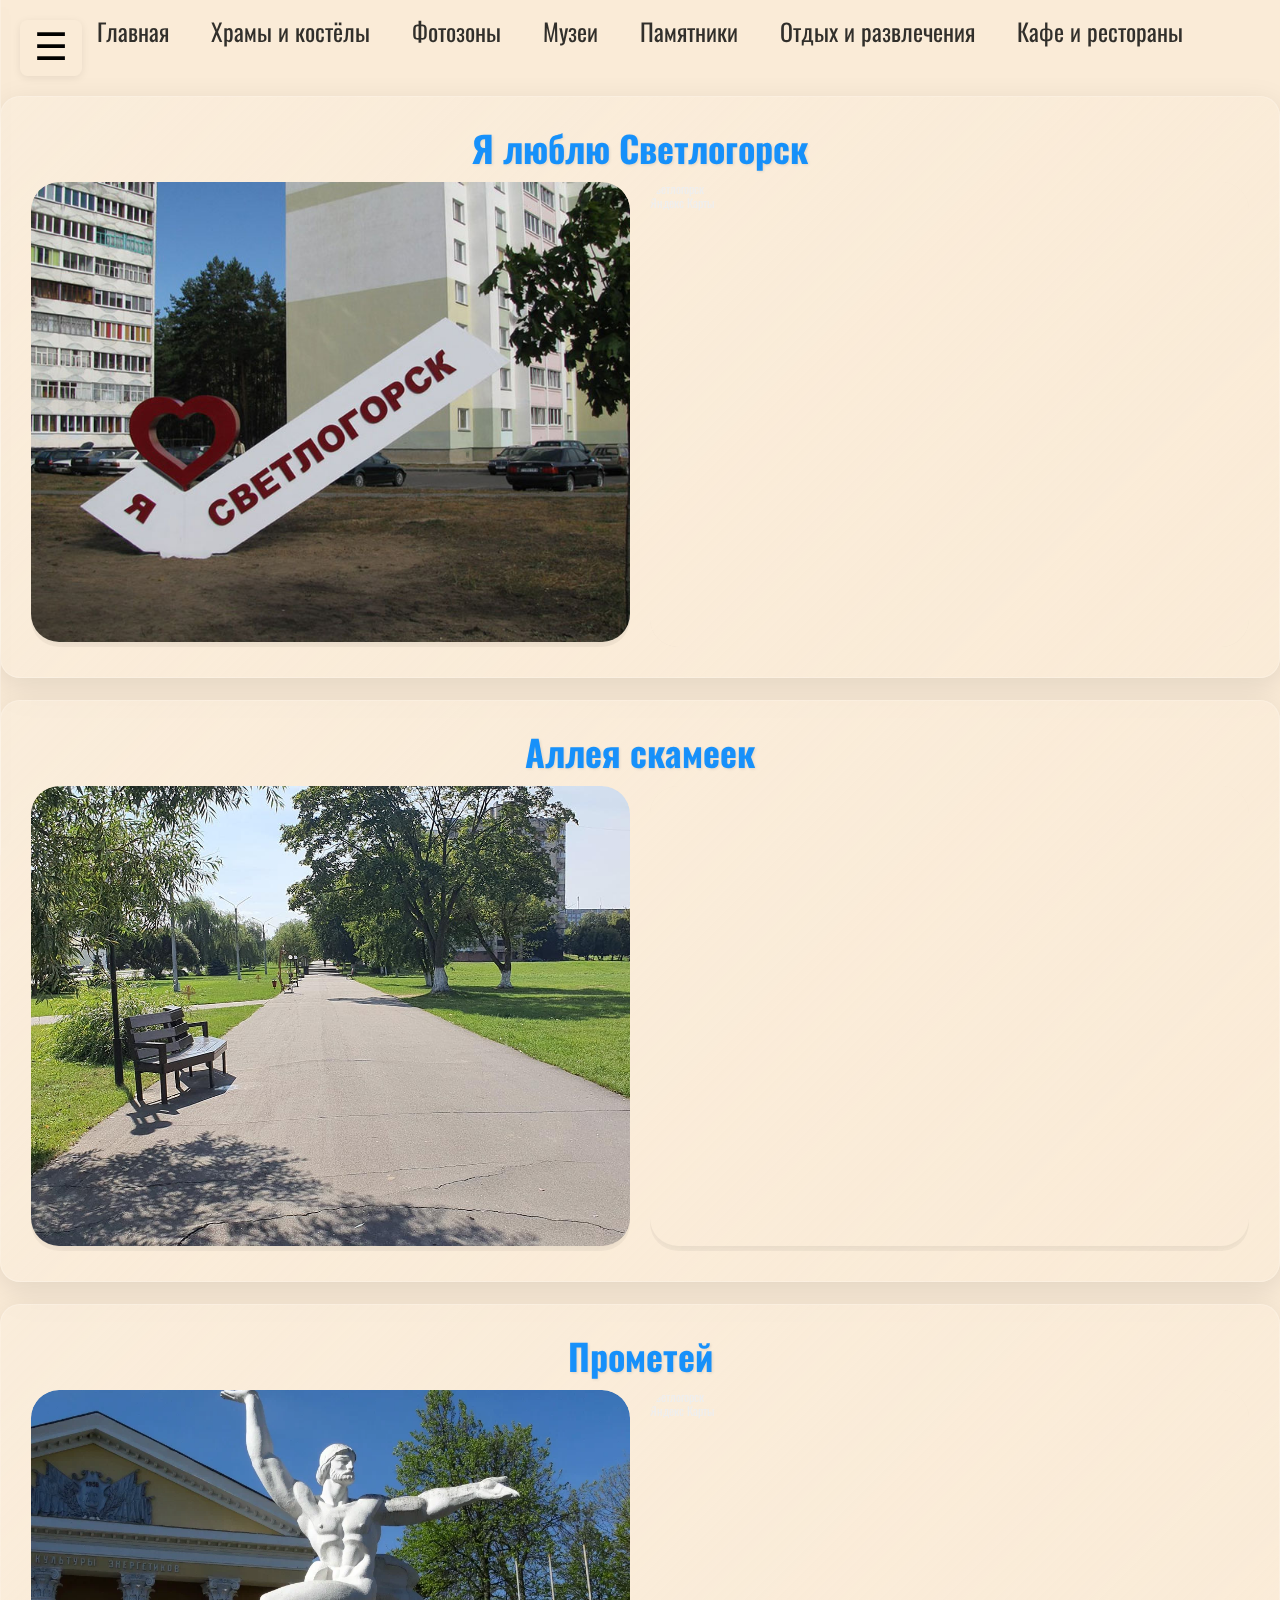
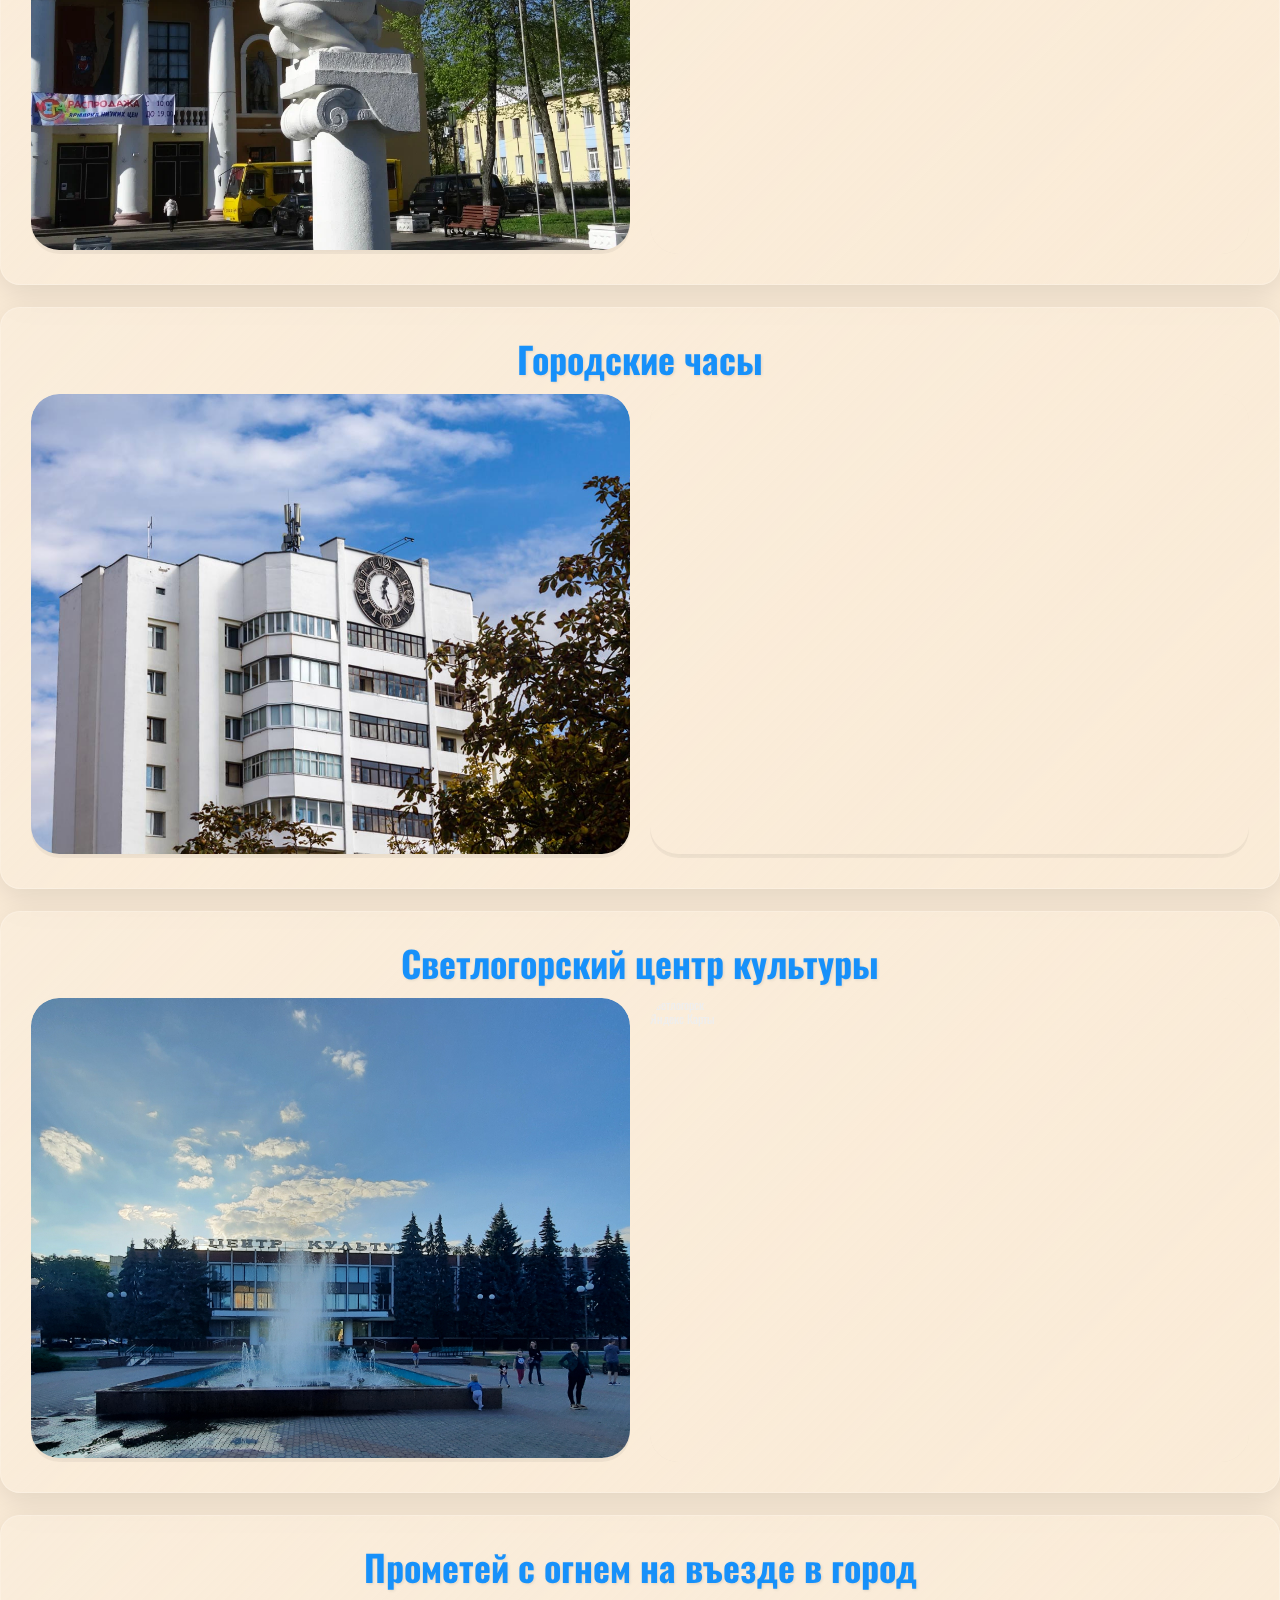
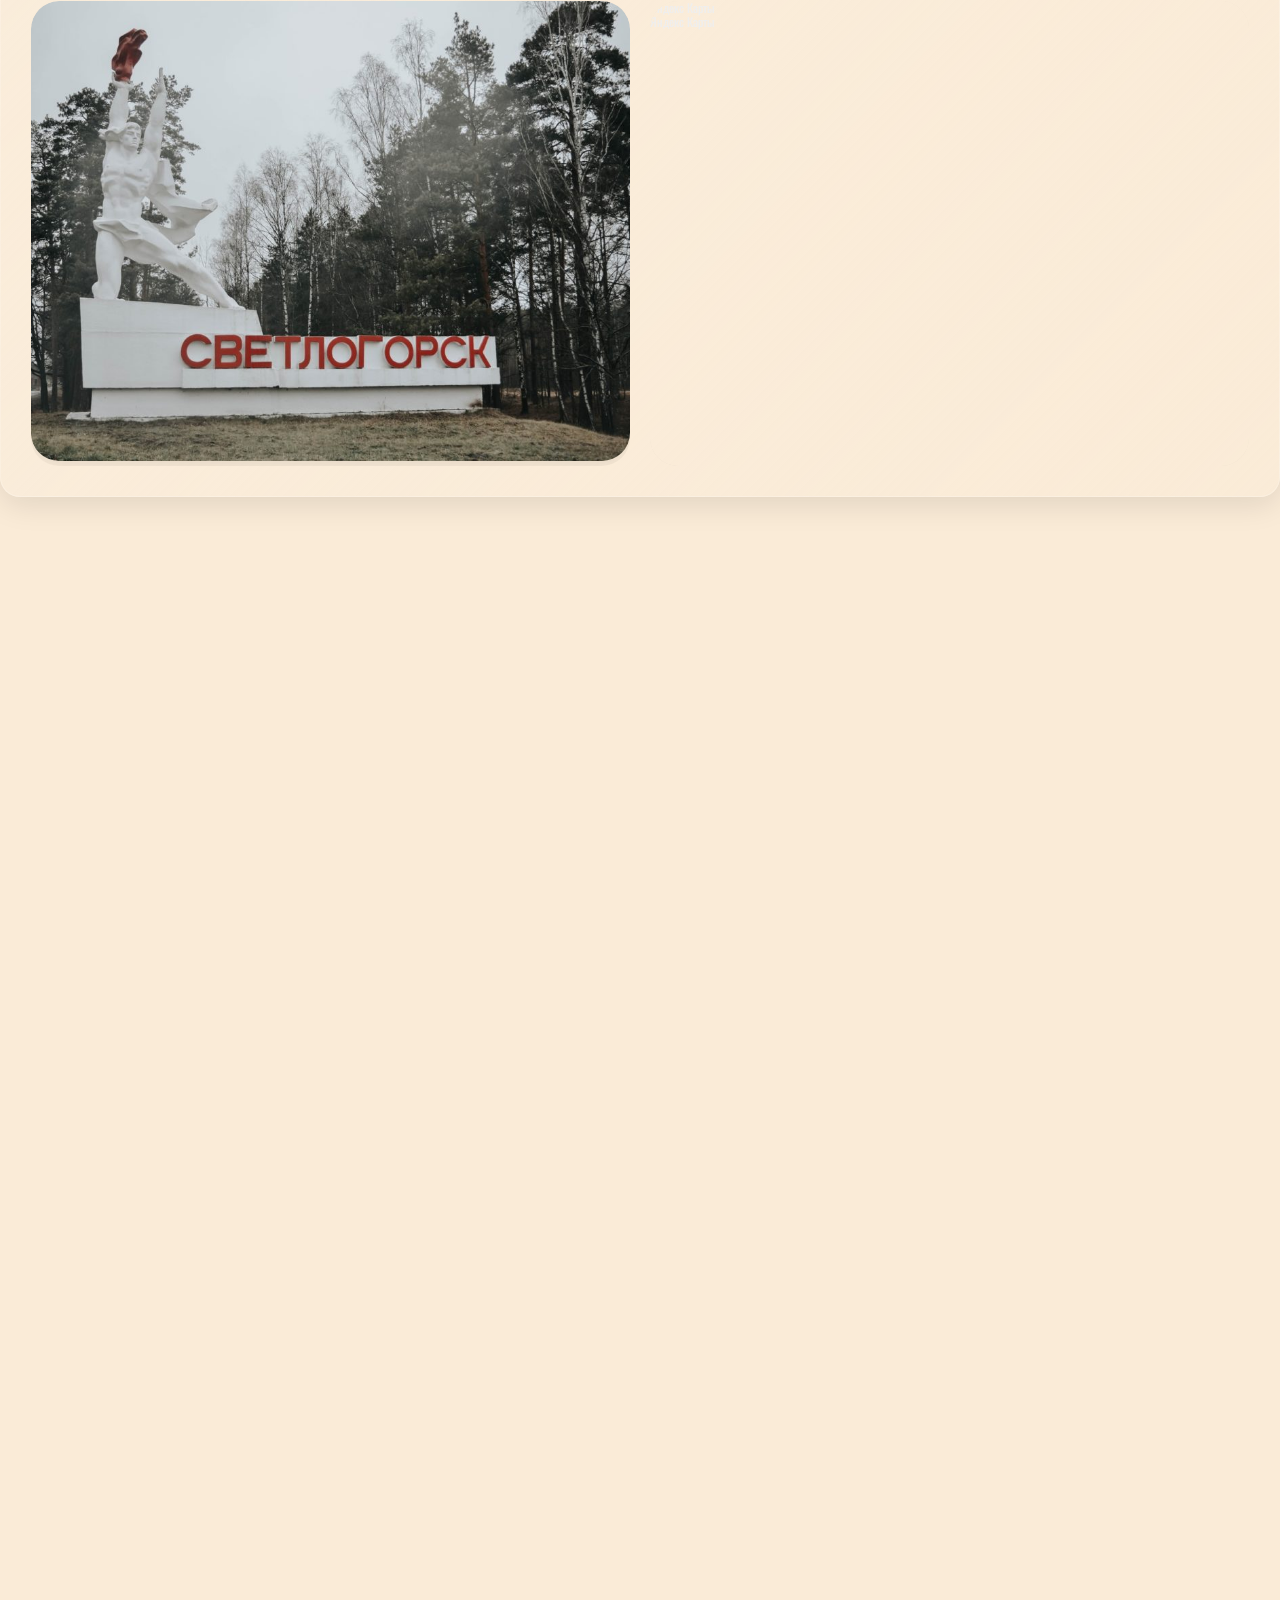
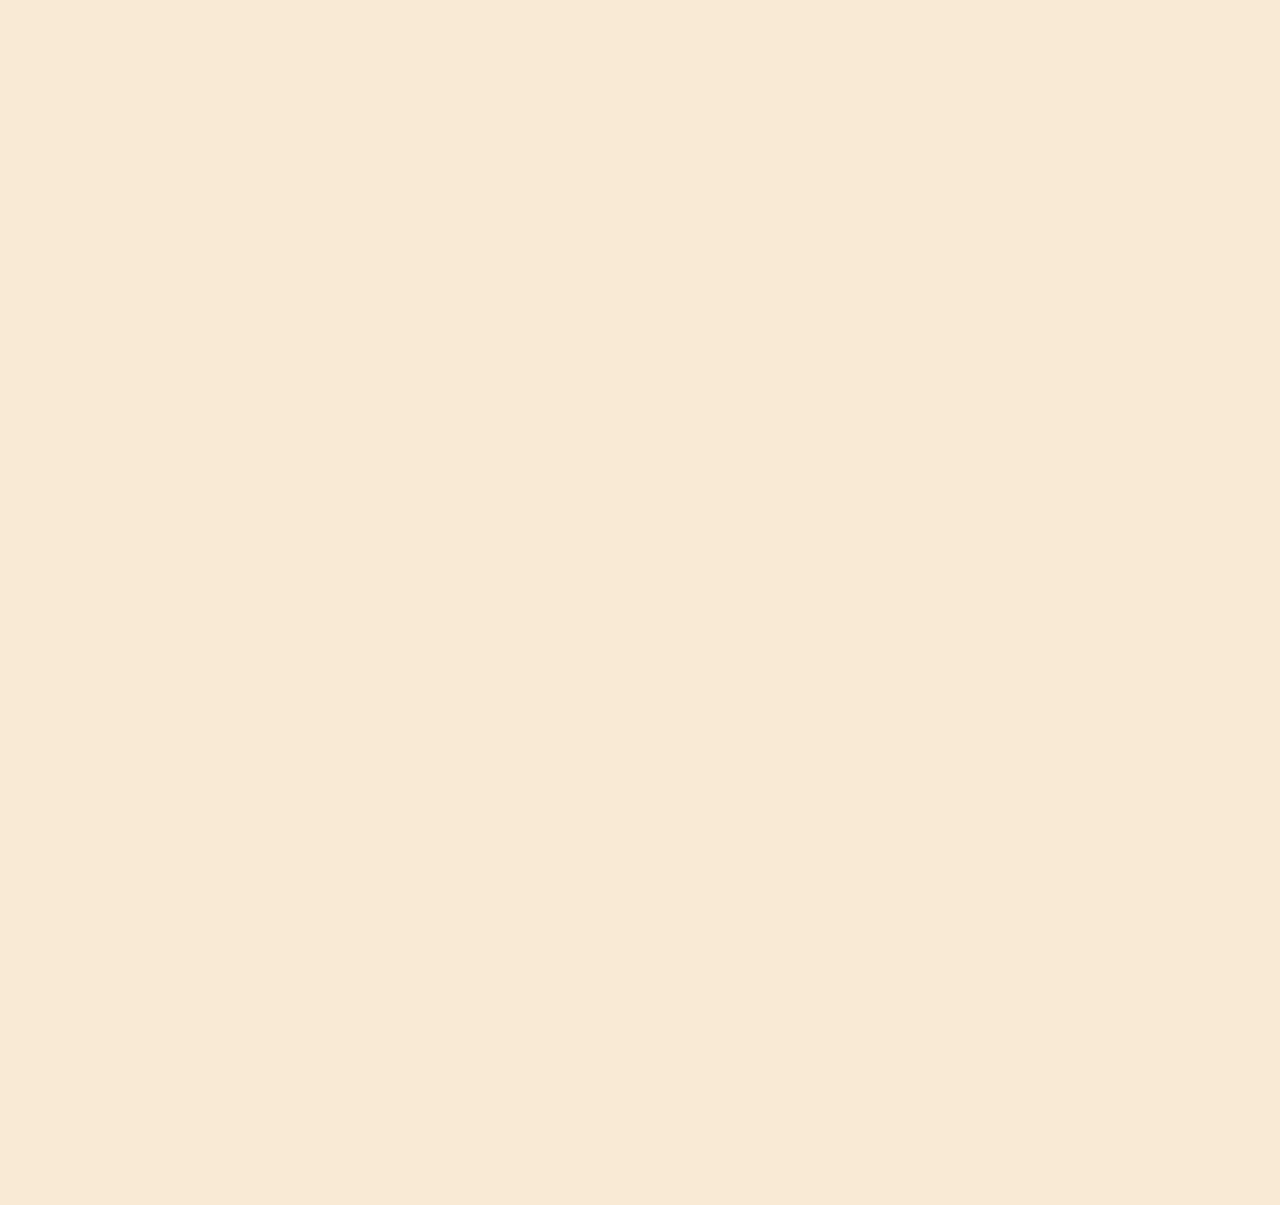
<file: photo.html>
<!DOCTYPE html>
<html lang="en">
<head>
    <meta charset="UTF-8">
    <meta name="viewport" content="width=device-width, initial-scale=1.0">
    <meta name="description" content="">
    <meta name="keywords" content="">
    <link type="image/x-icon" href="img/png/fav.ico" rel="shortcut icon">
    <link type="Image/x-icon" href="img/png/fav.ico" rel="icon">
    <link rel="preconnect" href="https://fonts.googleapis.com">
    <link rel="preconnect" href="https://fonts.gstatic.com" crossorigin>
    <link href="https://fonts.googleapis.com/css2?family=Oswald:wght@200..700&display=swap" rel="stylesheet">
    <link rel="stylesheet" href="normalize.css">
    <link rel="stylesheet" href="style.css">
    <title>Фотозоны</title>
</head>
<body>

    <div class="burger-menu" id="burgerMenu">
        <span class="burger-icon" id="burgerIcon">&#9776;</span>
        <nav class="burger-nav" id="burgerNav">
            <span class="close-burger" id="closeBurger">&times;</span>
            <ul>
                <li><a href="#love">Я люблю Светлогорск</a></li>
                <li><a href="#alley">Аллея скамеек</a></li>
                <li><a href="#prometey">Прометей</a></li>
                <li><a href="#clock">Городские часы</a></li>
                <li><a href="#center">Светлогорский центр культуры</a></li>
                <li><a href="#prometey2">Прометей с огнем на въезде в город</a></li>
            </ul>
        </nav>
    </div>

    <header>
        <div class="burger-menu540" id="burgerMenu">
            <span class="burger-icon540" id="burgerIcon">Навигация</span>
            <nav class="burger-nav540" id="burgerNav">
                <span class="close-burger540" id="closeBurger">&times;</span>
                <ul>
                     <li><a href="index.html">Главная</a></li>
                    <li><a href="chram.html">Храмы и костёлы</a></li>
                    <li><a href="photo.html">Фотозоны</a></li>
                    <li><a href="musei.html">Музеи</a></li>
                    <li><a href="pamyat.html">Памятники</a></li>
                    <li><a href="otdyx.html">Отдых и развлечения</a></li>
                    <li><a href="cafe.html">Кафе и рестораны</a></li>
                </ul>
            </nav>
        </div>
        <div class="header__top">
            <div class="container">
                <div class="menu">
                    <ul>
                        <li><a href="index.html">Главная</a></li>
                        <li><a href="chram.html">Храмы и костёлы</a></li>
                        <li><a href="photo.html">Фотозоны</a></li>
                        <li><a href="musei.html">Музеи</a></li>
                        <li><a href="pamyat.html">Памятники</a></li>
                        <li><a href="otdyx.html">Отдых и развлечения</a></li>
                        <li><a href="cafe.html">Кафе и рестораны</a></li>
                    </ul>
                </div>
            </div>
        </div>
        <div class="header__bot">
        </div>
    </header>
    <section class="otdel__info">
        <div class="container">
            <div class="cards">
                <div class="card" id="love">
                    <h2>Я люблю Светлогорск</h2>
                    <div class="card__info">
                        <div class="card__photo">
                            <img src="img/png/ph1.jpg" alt="photo">
                        </div>
                        <div class="card__map">
                            <div class="cr__map" style="position:relative;overflow:hidden;"><a href="https://yandex.by/maps/26004/svetlogorsk/?utm_medium=mapframe&utm_source=maps" style="color:#eee;font-size:12px;position:absolute;top:0px;">Светлогорск</a><a href="https://yandex.by/maps/26004/svetlogorsk/?ll=29.725328%2C52.620210&utm_medium=mapframe&utm_source=maps&z=20.4" style="color:#eee;font-size:12px;position:absolute;top:14px;">Яндекс Карты</a><iframe src="https://yandex.by/map-widget/v1/?ll=29.725328%2C52.620210&z=20.4" width="620" height="460" frameborder="0" allowfullscreen="true" style="position:relative;"></iframe></div>
                        </div>
                    </div>
                </div>
                <div class="card" id="alley">
                    <h2>Аллея скамеек</h2>
                    <p></p>
                    <div class="card__info">
                        <div class="card__photo">
                            <img src="img/png/ph4.jpg" alt="photo">
                        </div>
                        <div class="card__map">
                            <iframe class="cr__map" src="https://yandex.ru/map-widget/v1/?um=constructor%3Aaf592ea73a649a16d1b22c406d3eb3f7ed93037c2f4b9c45cd51727eab340bea&amp;source=constructor" width="620" height="460" frameborder="0"></iframe>
                        </div>
                    </div>
                </div>
                <div class="card" id="prometey">
                    <h2>Прометей</h2>
                    <p></p>
                    <div class="card__info">
                        <div class="card__photo">
                            <img src="img/png/ph5.webp" alt="photo">
                        </div>
                        <div class="card__map">
                            <div class="cr__map" style="position:relative;overflow:hidden;"><a href="https://yandex.by/maps/26004/svetlogorsk/?utm_medium=mapframe&utm_source=maps" style="color:#eee;font-size:12px;position:absolute;top:0px;">Светлогорск</a><a href="https://yandex.by/maps/26004/svetlogorsk/?ll=29.752670%2C52.630224&utm_medium=mapframe&utm_source=maps&z=21" style="color:#eee;font-size:12px;position:absolute;top:14px;">Яндекс Карты</a><iframe src="https://yandex.by/map-widget/v1/?ll=29.752670%2C52.630224&z=21" width="620" height="460" frameborder="0" allowfullscreen="true" style="position:relative;"></iframe></div>
                        </div>
                    </div>
                </div>
                <div class="card" id="clock">
                    <h2>Городские часы</h2>
                    <p></p>
                    <div class="card__info">
                        <div class="card__photo">
                            <img src="img/png/ph6.jpg" alt="photo">
                        </div>
                        <div class="card__map">
                            <iframe class="cr__map" src="https://yandex.ru/map-widget/v1/?um=constructor%3Aaf592ea73a649a16d1b22c406d3eb3f7ed93037c2f4b9c45cd51727eab340bea&amp;source=constructor" width="620" height="460" frameborder="0"></iframe>
                        </div>
                    </div>
                </div>
                <div class="card" id="center">
                    <h2>Светлогорский центр культуры</h2>
                    <p></p>
                    <div class="card__info">
                        <div class="card__photo">
                            <img src="img/png/ph8.jpg" alt="photo">
                        </div>
                        <div class="card__map">
                            <div class="cr__map" style="position:relative;overflow:hidden;"><a href="https://yandex.by/maps/26004/svetlogorsk/?utm_medium=mapframe&utm_source=maps" style="color:#eee;font-size:12px;position:absolute;top:0px;">Светлогорск</a><a href="https://yandex.by/maps/26004/svetlogorsk/?ll=29.744774%2C52.631641&utm_medium=mapframe&utm_source=maps&z=19.8" style="color:#eee;font-size:12px;position:absolute;top:14px;">Яндекс Карты</a><iframe src="https://yandex.by/map-widget/v1/?ll=29.744774%2C52.631641&z=19.8" width="620" height="460" frameborder="0" allowfullscreen="true" style="position:relative;"></iframe></div>
                        </div>
                    </div>
                </div>
                <div class="card" id="prometey2">
                    <h2>Прометей с огнем на въезде в город</h2>
                    <p></p>
                    <div class="card__info">
                        <div class="card__photo">
                            <img src="img/png/ph9.jpg" alt="photo">
                        </div>
                        <div class="card__map">
                            <div class="cr__map" style="position:relative;overflow:hidden;"><a href="https://yandex.by/maps?utm_medium=mapframe&utm_source=maps" style="color:#eee;font-size:12px;position:absolute;top:0px;">Яндекс Карты</a><a href="https://yandex.by/maps/?ll=29.757810%2C52.597641&utm_medium=mapframe&utm_source=maps&z=20.23" style="color:#eee;font-size:12px;position:absolute;top:14px;">Яндекс Карты</a><iframe src="https://yandex.by/map-widget/v1/?ll=29.757810%2C52.597641&z=20.23" width="620" height="460" frameborder="0" allowfullscreen="true" style="position:relative;"></iframe></div>
                        </div>
                    </div>
                </div>

            </div>
        </div>
    </section>
    <footer>
        <div class="container">
            <div class="footer">
                <div class="footer__info">
                    <a href="index.html"><h2><span>PRO</span>Светлогорск</h2></a>
                    <p>Сохраняя традиции, строим будущее</p>
                </div>
                <div class="footer__contacts">
                    <h2>Контакты</h2>
                    <div class="site"><img class="noi" src="img/png/site.png" alt="site"><a href="https://svetlshkola11.by">Сайт школы</a></div>
                    <div class="adr"><img class="noi" src="img/png/adr.png" alt="adres"><p>247431, г. Светлогорск, ул. Азалова, 9А</p></div>
                    <div class="tel"><img class="noi" src="img/png/tel.png" alt="tel"><a href="tel:8(02342)23372">8 (02342) 23372</a></div>
                    <div class="mail"><img class="noi" src="img/png/mail.png" alt="mail"><a href="mailto:svetlshkola11@svetlshkola11.by">svetlshkola11@svetlshkola11.by</a></div>
                </div>
                <div class="footer__social">
                    <h2>Наши соцсети</h2>
                    <ul>
                        <li><a href="https://www.instagram.com/11.school.svetlogorsk?igsh=dHJlYXJiaGNkenHo" target="_blank"><img class="noi" src="img/png/inst.png" alt="inst"></a></li>
                        <li><a href="https://vk.com/svschool11" target="_blank"><img class="noi" src="img/png/vk.png" alt="vk"></a></li>
                        <li><a href="https://t.me/svetlscholl11" target="_blank"><img class="noi" src="img/png/tg.png" alt="tg"></a></li>
                    </ul>
                </div>
            </div>
        </div>
    </footer>
</body>
</html>
<script src="sсript.js"></script>
</file>
<file: style.css>
@charset "UTF-8";
* {
  padding: 0;
  margin: 0;
}

h1, h2, h3, p {
  padding: 0;
  margin: 0;
}

ul, ol {
  list-style: none;
}

a {
  text-decoration: none;
}

button {
  border: none;
}

.container {
  max-width: 1280px;
  margin: 0 auto;
}

.burger-menu {
  position: fixed;
  top: 20px;
  left: 20px;
  z-index: 2000;
  animation: fadeInLeft 0.8s ease-out;
}

.burger-icon {
  font-size: 38px;
  cursor: pointer;
  background: antiquewhite;
  border-radius: 8px;
  padding: 6px 14px;
  box-shadow: 0 2px 8px rgba(0, 0, 0, 0.08);
  transition: all 0.3s cubic-bezier(0.25, 0.46, 0.45, 0.94);
  display: inline-block;
  position: relative;
  overflow: hidden;
}
.burger-icon::before {
  content: "";
  position: absolute;
  top: 0;
  left: -100%;
  width: 100%;
  height: 100%;
  background: linear-gradient(90deg, transparent, rgba(0, 136, 255, 0.2), transparent);
  transition: left 0.5s;
}

.burger-icon:hover {
  background: #f0f0f0;
  transform: translateY(-2px);
  box-shadow: 0 4px 15px rgba(0, 0, 0, 0.15);
}
.burger-icon:hover::before {
  left: 100%;
}

.burger-nav {
  position: fixed;
  top: 0;
  left: 0;
  width: 0;
  height: 95vh;
  background: linear-gradient(135deg, antiquewhite, rgba(250, 235, 215, 0.95));
  -webkit-backdrop-filter: blur(10px);
          backdrop-filter: blur(10px);
  box-shadow: 2px 0 20px rgba(0, 0, 0, 0.12);
  overflow-x: hidden;
  transition: all 0.4s cubic-bezier(0.25, 0.46, 0.45, 0.94);
  z-index: 2100;
  padding-top: 0;
  display: flex;
  flex-direction: column;
  align-items: flex-start;
  border-right: 1px solid rgba(255, 255, 255, 0.2);
}

.burger-nav.open {
  width: 320px;
  padding-top: 40px;
  animation: slideInFromLeft 0.4s ease-out;
}

.burger-nav ul {
  margin-top: 20px;
  width: 100%;
  padding-left: 0;
  animation: fadeInUp 0.6s ease-out 0.2s both;
}

.burger-nav ul li {
  margin-bottom: 16px;
  width: 100%;
  animation: fadeInLeft 0.5s ease-out;
}
.burger-nav ul li:nth-child(1) {
  animation-delay: 0.1s;
}
.burger-nav ul li:nth-child(2) {
  animation-delay: 0.2s;
}
.burger-nav ul li:nth-child(3) {
  animation-delay: 0.3s;
}
.burger-nav ul li:nth-child(4) {
  animation-delay: 0.4s;
}
.burger-nav ul li:nth-child(5) {
  animation-delay: 0.5s;
}
.burger-nav ul li:nth-child(6) {
  animation-delay: 0.6s;
}

.burger-nav ul li a {
  font-size: 22px;
  color: black;
  padding: 10px 24px;
  display: block;
  border-radius: 8px;
  transition: all 0.3s cubic-bezier(0.25, 0.46, 0.45, 0.94);
  position: relative;
  overflow: hidden;
}
.burger-nav ul li a::before {
  content: "";
  position: absolute;
  top: 0;
  left: -100%;
  width: 100%;
  height: 100%;
  background: linear-gradient(90deg, transparent, rgba(0, 136, 255, 0.1), transparent);
  transition: left 0.5s;
}

.burger-nav ul li a:hover {
  background: rgba(0, 136, 255, 0.8);
  color: rgba(255, 255, 255, 0.95);
  transform: translateX(5px);
  box-shadow: 0 4px 15px rgba(0, 136, 255, 0.3);
}
.burger-nav ul li a:hover::before {
  left: 100%;
}

.close-burger {
  font-size: 36px;
  position: absolute;
  top: 10px;
  right: 18px;
  cursor: pointer;
  color: rgba(0, 136, 255, 0.8);
  background: none;
  border: none;
  z-index: 2200;
  transition: all 0.3s ease;
  border-radius: 50%;
  width: 40px;
  height: 40px;
  display: flex;
  align-items: center;
  justify-content: center;
}
.close-burger:hover {
  background: rgba(0, 136, 255, 0.1);
  transform: rotate(90deg) scale(1.1);
  color: rgb(0, 136, 255);
}

.burger-menu540 {
  display: none;
}

.slide-photos {
  display: grid;
  grid-template-columns: repeat(3, 1fr);
  gap: 24px;
  margin-bottom: 18px;
  max-width: 100%;
  width: 1280px;
  margin-left: auto;
  margin-right: auto;
}

.slide-photos img {
  width: 100%;
  background: #f5f5f5;
  display: block;
}

.slider-section {
  margin-bottom: 48px;
}

.slider {
  position: relative;
  max-width: 1280px;
  margin: 0 auto;
  background: antiquewhite;
  border-radius: 24px;
  box-shadow: 0 4px 24px rgba(0, 0, 0, 0.08);
  padding: 32px 24px 56px 24px;
}

.slides {
  display: flex;
  overflow: hidden;
  min-height: 340px;
}

.slide {
  min-width: 100%;
  opacity: 0;
  transition: opacity 0.5s;
  display: flex;
  flex-direction: column;
  align-items: center;
  justify-content: center;
  position: absolute;
  left: 0;
  top: 0;
}

.slide.active {
  opacity: 1;
  position: relative;
}

.slide img {
  max-width: 480px;
  max-height: 260px;
  border-radius: 18px;
  margin-bottom: 18px;
  box-shadow: 0 2px 12px rgba(0, 0, 0, 0.1);
}

.slide-text {
  font-family: "Oswald", sans-serif;
  font-size: 22px;
  text-align: center;
  margin-bottom: 0;
}

.slider-controls {
  display: flex;
  justify-content: center;
  gap: 18px;
  position: absolute;
  left: 0;
  right: 0;
  bottom: 16px;
}

.slider-btn {
  background: black;
  color: #fff;
  border: none;
  border-radius: 50%;
  width: 44px;
  height: 44px;
  font-size: 28px;
  cursor: pointer;
  transition: background 0.2s;
  display: flex;
  align-items: center;
  justify-content: center;
}

.slider-btn:hover {
  background: #005fa3;
}

.tabs {
  display: flex;
  justify-content: center;
  margin-bottom: 0px;
  gap: 12px;
  animation: fadeInUp 0.8s ease-out 1.2s both;
  position: relative;
}
.tabs::before {
  content: "";
  position: absolute;
  top: -15px;
  left: 50%;
  transform: translateX(-50%);
  width: 80px;
  height: 3px;
  background: linear-gradient(90deg, rgba(0, 136, 255, 0.8), rgba(0, 136, 255, 0.3));
  border-radius: 2px;
  animation: fadeIn 1s ease-out 1.4s both;
}

.tab-btn {
  background: antiquewhite;
  border: 2px solid black;
  border-bottom: none;
  color: black;
  font-size: 20px;
  padding: 10px 32px;
  border-radius: 24px 24px 0 0;
  cursor: pointer;
  transition: all 0.4s cubic-bezier(0.25, 0.46, 0.45, 0.94);
  outline: none;
  position: relative;
  overflow: hidden;
  -webkit-backdrop-filter: blur(5px);
          backdrop-filter: blur(5px);
  text-align: center;
  display: flex;
  align-items: center;
  justify-content: center;
}
.tab-btn::before {
  content: "";
  position: absolute;
  top: 0;
  left: -100%;
  width: 100%;
  height: 100%;
  background: linear-gradient(90deg, transparent, rgba(0, 136, 255, 0.2), transparent);
  transition: left 0.5s;
}
.tab-btn:hover {
  transform: translateY(-3px);
  box-shadow: 0 6px 20px rgba(0, 0, 0, 0.15);
}
.tab-btn:hover::before {
  left: 100%;
}
.tab-btn.active {
  background: black;
  color: #fff;
  transform: none;
  box-shadow: 0 4px 15px rgba(0, 0, 0, 0.2);
}

.tab-content {
  display: none;
  background: antiquewhite;
  border: 2px solid black;
  border-radius: 0 0 24px 24px;
  padding: 32px 24px;
  margin-bottom: 32px;
  transition: all 0.4s cubic-bezier(0.25, 0.46, 0.45, 0.94);
  opacity: 0;
  transform: translateY(20px);
  visibility: hidden;
}
.tab-content p {
  font-size: 18px;
  line-height: 1.6;
  transition: all 0.3s ease;
}
.tab-content li {
  font-size: 18px;
  transition: all 0.3s ease;
}
.tab-content li:hover {
  transform: translateX(5px);
}
.tab-content .gerb {
  display: flex;
  align-items: center;
  gap: 20px;
  margin: 20px 0;
}
.tab-content .gerb img {
  width: 130px;
  height: 140px;
  margin-top: 10px;
  margin-bottom: 10px;
  border-radius: 10px;
  transition: all 0.3s ease;
}
.tab-content .gerb img:hover {
  transform: scale(1.05);
}
.tab-content .flag {
  display: flex;
  flex-direction: column;
  align-items: center;
  gap: 15px;
  margin: 20px 0;
}
.tab-content .flag img {
  width: 260px;
  height: 140px;
  margin-top: 10px;
  margin-bottom: 10px;
  border-radius: 10px;
  transition: all 0.3s ease;
}
.tab-content .flag img:hover {
  transform: scale(1.05);
}

@media (max-width: 768px) {
  .tab-content {
    padding: 20px 16px;
  }
  .tab-content .flag {
    text-align: center;
    gap: 15px;
  }
  .tab-content .flag img {
    width: 90vw;
    max-width: 90vw;
    height: auto;
    max-height: 15vh;
    -o-object-fit: contain;
       object-fit: contain;
  }
  .tab-content .gerb {
    flex-direction: column;
    text-align: center;
    gap: 10px;
  }
  .tab-content .gerb img {
    width: 60vw;
    max-width: 60vw;
    height: auto;
    max-height: 15vh;
    -o-object-fit: contain;
       object-fit: contain;
  }
}
@media (max-width: 540px) {
  .tab-content {
    padding: 16px 12px;
  }
  .tab-content .flag img {
    width: 85vw;
    max-width: 85vw;
    max-height: 12vh;
  }
  .tab-content .gerb img {
    width: 50vw;
    max-width: 50vw;
    max-height: 12vh;
  }
}
@media (max-width: 430px) {
  .tab-content {
    padding: 12px 8px;
  }
  .tab-content .flag img {
    width: 80vw;
    max-width: 80vw;
    max-height: 10vh;
  }
  .tab-content .gerb img {
    width: 45vw;
    max-width: 45vw;
    max-height: 10vh;
  }
}
.tab-content.active {
  display: block;
  opacity: 1;
  transform: translateY(0);
  visibility: visible;
  animation: fadeInUp 0.6s ease-out;
}

@keyframes fadeInUp {
  from {
    opacity: 0;
    transform: translateY(30px);
  }
  to {
    opacity: 1;
    transform: translateY(0);
  }
}
@keyframes fadeInLeft {
  from {
    opacity: 0;
    transform: translateX(-30px);
  }
  to {
    opacity: 1;
    transform: translateX(0);
  }
}
@keyframes fadeInRight {
  from {
    opacity: 0;
    transform: translateX(30px);
  }
  to {
    opacity: 1;
    transform: translateX(0);
  }
}
@keyframes fadeIn {
  from {
    opacity: 0;
  }
  to {
    opacity: 1;
  }
}
@keyframes slideInFromTop {
  from {
    opacity: 0;
    transform: translateY(-50px);
  }
  to {
    opacity: 1;
    transform: translateY(0);
  }
}
@keyframes scaleIn {
  from {
    opacity: 0;
    transform: scale(0.8);
  }
  to {
    opacity: 1;
    transform: scale(1);
  }
}
@keyframes pulse {
  0% {
    transform: scale(1);
  }
  50% {
    transform: scale(1.05);
  }
  100% {
    transform: scale(1);
  }
}
@keyframes slideInFromRight {
  0% {
    opacity: 0;
    transform: translateX(50px) scale(0.95);
  }
  100% {
    opacity: 1;
    transform: translateX(0) scale(1);
  }
}
@keyframes slideInFromLeft {
  0% {
    opacity: 0;
    transform: translateX(-50px) scale(0.95);
  }
  100% {
    opacity: 1;
    transform: translateX(0) scale(1);
  }
}
.animate-on-scroll {
  opacity: 0;
  transform: translateY(30px);
  transition: all 0.8s cubic-bezier(0.25, 0.46, 0.45, 0.94);
}
.animate-on-scroll.visible {
  opacity: 1;
  transform: translateY(0);
}

.animate-fade-in {
  opacity: 0;
  transition: opacity 0.6s ease-in-out;
}
.animate-fade-in.visible {
  opacity: 1;
}

.animate-slide-left {
  opacity: 0;
  transform: translateX(-50px);
  transition: all 0.8s cubic-bezier(0.25, 0.46, 0.45, 0.94);
}
.animate-slide-left.visible {
  opacity: 1;
  transform: translateX(0);
}

.animate-slide-right {
  opacity: 0;
  transform: translateX(50px);
  transition: all 0.8s cubic-bezier(0.25, 0.46, 0.45, 0.94);
}
.animate-slide-right.visible {
  opacity: 1;
  transform: translateX(0);
}

.animate-scale {
  opacity: 0;
  transform: scale(0.8);
  transition: all 0.6s cubic-bezier(0.25, 0.46, 0.45, 0.94);
}
.animate-scale.visible {
  opacity: 1;
  transform: scale(1);
}

.container {
  max-width: 1280px;
  margin: 0 auto;
}

p, h1, h2, h3, h4, a, li {
  font-family: "Oswald", sans-serif;
}

a {
  color: black;
}

body {
  background-color: antiquewhite;
}

header .header__top {
  padding-top: 18px;
  background-color: rgba(250, 235, 215, 0.9);
  padding-bottom: 18px;
  position: fixed;
  z-index: 999;
  width: 100%;
  -webkit-backdrop-filter: blur(10px);
          backdrop-filter: blur(10px);
  animation: slideInFromTop 0.8s ease-out;
}
header .header__top .menu {
  display: flex;
  align-items: center;
  justify-content: center;
}
header .header__top .menu ul {
  display: flex;
}
header .header__top .menu ul li {
  margin-right: 26px;
}
header .header__top .menu ul li a {
  color: black;
  font-size: 24px;
  opacity: 0.8;
  padding: 8px;
  transition: all 0.3s ease;
  border-radius: 26px;
}
header .header__top .menu ul li a:hover {
  opacity: 1;
  border: 1px solid black;
  border-radius: 26px;
  transform: translateY(-2px);
  box-shadow: 0 4px 15px rgba(0, 0, 0, 0.1);
  background-color: rgba(0, 136, 255, 0.1);
}
header .header__top .menu ul li:last-child {
  margin-right: 0;
}
header .header__bottom {
  background-image: url(img/video/Светлогорск-Гомельская-область-_online-video-cutter.gif);
  background-size: cover;
  background-repeat: no-repeat;
  background-position: center;
  padding-top: 220px;
  padding-bottom: 336px;
  margin-bottom: 24px;
  position: relative;
  overflow: hidden;
}
header .header__bottom::before {
  content: "";
  position: absolute;
  top: 0;
  left: 0;
  right: 0;
  bottom: 0;
  background: linear-gradient(45deg, rgba(0, 0, 0, 0.3), rgba(0, 136, 255, 0.2));
  z-index: 1;
}
header .header__bottom .header {
  position: relative;
  z-index: 2;
}
header .header__bottom .header .head_text {
  display: flex;
  flex-direction: column;
  align-items: center;
  animation: fadeInUp 1.2s ease-out 0.3s both;
}
header .header__bottom .header .head_text .logo {
  display: flex;
  align-items: center;
  animation: scaleIn 1s ease-out 0.6s both;
}
header .header__bottom .header .head_text .logo h1 {
  font-family: "Oswald", sans-serif;
  font-size: 72px;
  color: rgba(255, 255, 255, 0.9);
  text-shadow: 2px 2px 4px rgba(0, 0, 0, 0.5);
  transition: all 0.3s ease;
}
header .header__bottom .header .head_text .logo h1:hover {
  transform: scale(1.05);
  text-shadow: 2px 2px 8px rgba(0, 0, 0, 0.7);
}
header .header__bottom .header .head_text .logo h1 span {
  color: rgba(0, 136, 255, 0.9);
  animation: pulse 2s infinite;
}
header .header__bottom .header .head_text p {
  color: #fff;
  font-family: "Oswald", sans-serif;
  font-size: 36px;
  text-shadow: 1px 1px 3px rgba(0, 0, 0, 0.5);
  animation: fadeInUp 1.2s ease-out 0.9s both;
  transition: all 0.3s ease;
}
header .header__bottom .header .head_text p:hover {
  transform: translateY(-3px);
  text-shadow: 1px 1px 6px rgba(0, 0, 0, 0.7);
}

.information h2 {
  font-size: 42px;
  text-align: center;
  margin-bottom: 14px;
  animation: fadeInUp 0.8s ease-out;
  position: relative;
}
.information h2::after {
  content: "";
  position: absolute;
  bottom: -10px;
  left: 50%;
  transform: translateX(-50%);
  width: 60px;
  height: 3px;
  background: linear-gradient(90deg, rgba(0, 136, 255, 0.8), rgba(0, 136, 255, 0.3));
  border-radius: 2px;
  animation: fadeIn 1s ease-out 0.5s both;
}
.information p {
  font-size: 20px;
  line-height: 1.6;
  transition: all 0.3s ease;
}
.information .hist {
  margin-bottom: 30px;
  animation: fadeInUp 0.8s ease-out 0.2s both;
  padding: 20px;
  background: rgba(255, 255, 255, 0.1);
  border-radius: 15px;
  -webkit-backdrop-filter: blur(5px);
          backdrop-filter: blur(5px);
  border: 1px solid rgba(255, 255, 255, 0.2);
  transition: all 0.3s ease;
}
.information .hist:hover {
  transform: translateY(-5px);
  box-shadow: 0 10px 30px rgba(0, 0, 0, 0.1);
  background: rgba(255, 255, 255, 0.15);
}
.information .put {
  margin-bottom: 26px;
  display: flex;
  justify-content: space-between;
  align-items: center;
  animation: fadeInUp 0.8s ease-out 0.4s both;
}
.information .put .put_text p {
  max-width: 660px;
}
.information .put .map_s {
  border-radius: 28px;
  transition: all 0.3s ease;
  box-shadow: 0 4px 20px rgba(0, 0, 0, 0.1);
}
.information .put .map_s:hover {
  transform: scale(1.02);
  box-shadow: 0 8px 30px rgba(0, 0, 0, 0.15);
}
.information .put .map_s960 {
  border-radius: 28px;
  display: none;
}

footer {
  background-color: rgba(0, 0, 0, 0.8);
  animation: fadeInUp 0.8s ease-out 1.4s both;
}
footer .footer {
  display: flex;
  padding-top: 24px;
  padding-bottom: 24px;
  justify-content: space-between;
  position: relative;
  z-index: 2;
}
footer .footer .footer__info {
  display: flex;
  flex-direction: column;
  margin-left: 115px;
  animation: fadeInLeft 0.8s ease-out 1.6s both;
}
footer .footer .footer__info a {
  transition: all 0.3s ease;
}
footer .footer .footer__info a:hover {
  transform: translateY(-3px);
}
footer .footer .footer__info a h2 {
  margin-bottom: 16px;
  font-size: 28px;
  color: rgba(0, 136, 255, 0.9);
  transition: all 0.3s ease;
  text-shadow: 1px 1px 3px rgba(0, 0, 0, 0.5);
}
footer .footer .footer__info a h2:hover {
  color: rgb(0, 136, 255);
  text-shadow: 2px 2px 6px rgba(0, 136, 255, 0.3);
}
footer .footer .footer__info a h2 span {
  color: rgba(255, 255, 255, 0.9);
  transition: all 0.3s ease;
}
footer .footer .footer__info a h2 span:hover {
  color: rgb(255, 255, 255);
}
footer .footer .footer__info p {
  font-size: 18px;
  color: rgba(255, 255, 255, 0.8);
  transition: all 0.3s ease;
}
footer .footer .footer__info p:hover {
  color: rgb(255, 255, 255);
  transform: translateX(5px);
}
footer .footer .footer__contacts {
  margin-right: 120px;
  display: flex;
  flex-direction: column;
  animation: fadeInUp 0.8s ease-out 1.8s both;
}
footer .footer .footer__contacts h2 {
  font-size: 28px;
  color: rgba(255, 255, 255, 0.9);
  margin-bottom: 16px;
  transition: all 0.3s ease;
  text-shadow: 1px 1px 3px rgba(0, 0, 0, 0.5);
}
footer .footer .footer__contacts h2:hover {
  color: rgb(255, 255, 255);
  text-shadow: 2px 2px 6px rgba(0, 0, 0, 0.7);
}
footer .footer .footer__contacts a {
  color: rgba(255, 255, 255, 0.8);
  font-size: 18px;
  transition: all 0.3s ease;
}
footer .footer .footer__contacts a:hover {
  color: rgba(0, 136, 255, 0.9);
  transform: translateX(5px);
}
footer .footer .footer__contacts p {
  color: rgba(255, 255, 255, 0.8);
  transition: all 0.3s ease;
}
footer .footer .footer__contacts p:hover {
  color: rgb(255, 255, 255);
  transform: translateX(5px);
}
footer .footer .footer__contacts .tel {
  display: flex;
  align-items: center;
  transition: all 0.3s ease;
  padding: 8px;
  border-radius: 8px;
  margin-bottom: 12px;
}
footer .footer .footer__contacts .tel:hover {
  background: rgba(255, 255, 255, 0.1);
  transform: translateX(5px);
}
footer .footer .footer__contacts .tel img {
  width: 20px;
  height: 20px;
  margin-right: 8px;
  transition: all 0.3s ease;
  filter: brightness(0.8);
}
footer .footer .footer__contacts .tel:hover img {
  filter: brightness(1.2);
  transform: scale(1.1);
}
footer .footer .footer__contacts .adr {
  display: flex;
  align-items: center;
  transition: all 0.3s ease;
  padding: 8px;
  border-radius: 8px;
  margin-bottom: 12px;
}
footer .footer .footer__contacts .adr:hover {
  background: rgba(255, 255, 255, 0.1);
  transform: translateX(5px);
}
footer .footer .footer__contacts .adr p {
  color: rgba(255, 255, 255, 0.8);
  transition: all 0.3s ease;
}
footer .footer .footer__contacts .adr p:hover {
  color: rgba(0, 136, 255, 0.9);
}
footer .footer .footer__contacts .adr img {
  width: 20px;
  height: 20px;
  margin-right: 8px;
  transition: all 0.3s ease;
  filter: brightness(0.8);
}
footer .footer .footer__contacts .adr:hover img {
  filter: brightness(1.2);
  transform: scale(1.1);
}
footer .footer .footer__contacts .mail {
  display: flex;
  align-items: center;
  transition: all 0.3s ease;
  padding: 8px;
  border-radius: 8px;
}
footer .footer .footer__contacts .mail:hover {
  background: rgba(255, 255, 255, 0.1);
  transform: translateX(5px);
}
footer .footer .footer__contacts .mail img {
  width: 20px;
  height: 20px;
  margin-right: 8px;
  transition: all 0.3s ease;
  filter: brightness(0.8);
}
footer .footer .footer__contacts .mail:hover img {
  filter: brightness(1.2);
  transform: scale(1.1);
}
footer .footer .footer__social {
  animation: fadeInRight 0.8s ease-out 2s both;
}
footer .footer .footer__social h2 {
  color: rgba(255, 255, 255, 0.9);
  margin-bottom: 16px;
  transition: all 0.3s ease;
  text-shadow: 1px 1px 3px rgba(0, 0, 0, 0.5);
}
footer .footer .footer__social h2:hover {
  color: rgb(255, 255, 255);
  text-shadow: 2px 2px 6px rgba(0, 0, 0, 0.7);
}
footer .footer .footer__social ul {
  display: flex;
}
footer .footer .footer__social ul li {
  margin-right: 20px;
  transition: all 0.3s ease;
}
footer .footer .footer__social ul li:hover {
  transform: translateY(-3px) scale(1.1);
}
footer .footer .footer__social ul li a {
  display: block;
  transition: all 0.3s ease;
  border-radius: 50%;
  padding: 8px;
}
footer .footer .footer__social ul li a:hover {
  background: rgba(0, 136, 255, 0.2);
  box-shadow: 0 4px 15px rgba(0, 136, 255, 0.3);
}
footer .footer .footer__social ul li a img {
  width: 24px;
  height: 24px;
  transition: all 0.3s ease;
  filter: brightness(0.8);
}
footer .footer .footer__social ul li a:hover img {
  filter: brightness(1.2);
  transform: rotate(360deg);
}
footer .footer .footer__social ul li:last-child {
  margin-right: 0;
}

.header__bot {
  padding: 32px 0 32px 0;
}

.otdel__info .cards {
  margin-top: 32px;
  animation: fadeInUp 0.8s ease-out 1.6s both;
}
.otdel__info .cards .card {
  margin-bottom: 22px;
  background: linear-gradient(135deg, rgba(255, 255, 255, 0.1), rgba(250, 235, 215, 0.8));
  -webkit-backdrop-filter: blur(10px);
          backdrop-filter: blur(10px);
  border-radius: 20px;
  padding: 30px;
  border: 1px solid rgba(255, 255, 255, 0.2);
  box-shadow: 0 8px 30px rgba(0, 0, 0, 0.1);
  transition: all 0.4s cubic-bezier(0.25, 0.46, 0.45, 0.94);
  position: relative;
  overflow: hidden;
  cursor: pointer;
}
.otdel__info .cards .card::before {
  content: "";
  position: absolute;
  top: 0;
  left: -100%;
  width: 100%;
  height: 100%;
  background: linear-gradient(90deg, transparent, rgba(0, 136, 255, 0.1), transparent);
  transition: left 0.6s;
  z-index: 1;
}
.otdel__info .cards .card:hover {
  transform: translateY(-12px) scale(1.02);
  box-shadow: 0 20px 50px rgba(0, 0, 0, 0.2);
  background: linear-gradient(135deg, rgba(255, 255, 255, 0.2), rgba(250, 235, 215, 0.95));
  border-color: rgba(0, 136, 255, 0.3);
}
.otdel__info .cards .card:hover::before {
  left: 100%;
}
.otdel__info .cards .card:hover h2 {
  color: rgb(0, 136, 255);
  transform: translateY(-2px);
}
.otdel__info .cards .card:hover h3 {
  color: rgba(0, 136, 255, 0.9);
  transform: translateX(5px);
}
.otdel__info .cards .card:hover p {
  color: rgba(0, 0, 0, 0.9);
  transform: translateX(3px);
}
.otdel__info .cards .card:hover li {
  transform: translateX(5px);
}
.otdel__info .cards .card:hover .card__photo img,
.otdel__info .cards .card:hover .card__map .cr__map {
  transform: scale(1.02) translateY(-3px);
  box-shadow: 0 8px 25px rgba(0, 0, 0, 0.2);
}
.otdel__info .cards .card h2 {
  font-size: 36px;
  text-align: center;
  margin-bottom: 14px;
  color: rgba(0, 136, 255, 0.9);
  text-shadow: 1px 1px 3px rgba(0, 0, 0, 0.1);
  transition: all 0.4s cubic-bezier(0.25, 0.46, 0.45, 0.94);
  position: relative;
  z-index: 2;
}
.otdel__info .cards .card h3 {
  font-size: 28px;
  color: rgba(0, 0, 0, 0.8);
  transition: all 0.4s cubic-bezier(0.25, 0.46, 0.45, 0.94);
  position: relative;
  z-index: 2;
}
.otdel__info .cards .card p {
  font-size: 22px;
  margin-bottom: 14px;
  line-height: 1.6;
  transition: all 0.4s cubic-bezier(0.25, 0.46, 0.45, 0.94);
  position: relative;
  z-index: 2;
}
.otdel__info .cards .card h3 {
  margin-bottom: 10px;
}
.otdel__info .cards .card ul {
  position: relative;
  z-index: 2;
}
.otdel__info .cards .card ul li {
  font-size: 18px;
  margin-bottom: 6px;
  transition: all 0.4s cubic-bezier(0.25, 0.46, 0.45, 0.94);
  position: relative;
}
.otdel__info .cards .card ul li::before {
  content: "→";
  position: absolute;
  left: -20px;
  opacity: 0;
  transition: all 0.3s ease;
  color: rgba(0, 136, 255, 0.8);
}
.otdel__info .cards .card ul li:hover::before {
  opacity: 1;
  left: -15px;
}
.otdel__info .cards .card ul li:last-child {
  margin-bottom: 14px;
}
.otdel__info .cards .card .card__info {
  display: flex;
  gap: 20px;
  overflow: hidden;
  position: relative;
  z-index: 1;
}
.otdel__info .cards .card .card__info .card__photo {
  flex: 1;
  overflow: hidden;
  border-radius: 28px;
}
.otdel__info .cards .card .card__info .card__photo img {
  width: 100%;
  height: 460px;
  border-radius: 28px;
  transition: all 0.4s cubic-bezier(0.25, 0.46, 0.45, 0.94);
  box-shadow: 0 4px 20px rgba(0, 0, 0, 0.1);
  -o-object-fit: cover;
     object-fit: cover;
}
.otdel__info .cards .card .card__info .card__map {
  flex: 1;
  overflow: hidden;
  border-radius: 28px;
}
.otdel__info .cards .card .card__info .card__map .cr__map {
  width: 100%;
  border-radius: 28px;
  transition: all 0.4s cubic-bezier(0.25, 0.46, 0.45, 0.94);
  box-shadow: 0 4px 20px rgba(0, 0, 0, 0.1);
}

.video-section {
  padding: 30px 0;
  background: antiquewhite;
  animation: fadeInUp 0.8s ease-out 0.6s both;
  position: relative;
}
.video-section::before {
  content: "";
  position: absolute;
  top: 0;
  left: 0;
  right: 0;
  bottom: 0;
  background: linear-gradient(135deg, rgba(0, 136, 255, 0.05), rgba(255, 255, 255, 0.1));
  z-index: 1;
}
.video-section .container {
  position: relative;
  z-index: 2;
}

.video-wrapper {
  position: relative;
  width: 100%;
  max-width: 960px;
  margin: 0 auto;
  border-radius: 12px;
  overflow: hidden;
  box-shadow: 0 4px 20px rgba(0, 0, 0, 0.1);
  transition: all 0.3s ease;
  animation: scaleIn 0.8s ease-out 0.8s both;
}
.video-wrapper:hover {
  transform: translateY(-5px);
  box-shadow: 0 8px 30px rgba(0, 0, 0, 0.2);
}
.video-wrapper iframe {
  transition: all 0.3s ease;
}
.video-wrapper iframe:hover {
  transform: scale(1.02);
}

@media (max-width: 960px) {
  .video-wrapper iframe {
    width: 100%;
    height: 400px;
  }
  .slide-text {
    text-align: center !important;
    font-size: 24px !important;
    font-weight: 600 !important;
    color: rgba(0, 0, 0, 0.8) !important;
    margin-top: 20px !important;
    animation: none !important;
    text-shadow: none !important;
  }
  header .header__top {
    width: 960px;
  }
  header .header__top .menu {
    justify-content: end;
  }
  header .header__top .menu ul li {
    margin-right: 18px;
  }
  header .header__top .menu ul li a {
    font-size: 18px;
  }
  header .header__bottom {
    padding-top: 180px;
    padding-bottom: 280px;
  }
  header .header__bottom .header .head_text .logo h1 {
    font-size: 56px;
  }
  header .header__bottom .header .head_text p {
    font-size: 28px;
  }
  .information .hist:hover,
  .information .put:hover {
    transform: none !important;
    box-shadow: none !important;
    background: rgba(255, 255, 255, 0.1) !important;
  }
  .information .map_s:hover {
    transform: none !important;
    box-shadow: 0 4px 20px rgba(0, 0, 0, 0.1) !important;
  }
  .video-wrapper:hover {
    transform: none !important;
    box-shadow: 0 4px 20px rgba(0, 0, 0, 0.1) !important;
  }
  .slide img:hover,
  .slide-photos img:hover {
    transform: none !important;
    box-shadow: 0 4px 20px rgba(0, 0, 0, 0.15) !important;
    filter: brightness(0.9) !important;
  }
  .otdel__info .cards .card:hover {
    transform: none !important;
    box-shadow: 0 8px 30px rgba(0, 0, 0, 0.1) !important;
    background: linear-gradient(135deg, rgba(255, 255, 255, 0.1), rgba(250, 235, 215, 0.8)) !important;
    border-color: rgba(255, 255, 255, 0.2) !important;
  }
  .otdel__info .cards .card:hover::before {
    display: none !important;
  }
  .otdel__info .cards .card:hover h2 {
    color: rgba(0, 136, 255, 0.9) !important;
    transform: none !important;
    text-shadow: 1px 1px 3px rgba(0, 0, 0, 0.1) !important;
  }
  .otdel__info .cards .card:hover h3, .otdel__info .cards .card:hover p, .otdel__info .cards .card:hover li {
    transform: none !important;
    color: inherit !important;
  }
  .otdel__info .cards .card:hover .card__photo img,
  .otdel__info .cards .card:hover .card__map .cr__map {
    transform: none !important;
    box-shadow: 0 4px 20px rgba(0, 0, 0, 0.1) !important;
  }
  .otdel__info .cards .card:hover .card__photo img:hover,
  .otdel__info .cards .card:hover .card__map .cr__map:hover {
    transform: none !important;
    box-shadow: 0 4px 20px rgba(0, 0, 0, 0.1) !important;
  }
  .tab-btn:hover {
    transform: none;
    box-shadow: none;
  }
  .tab-content .gerb:hover,
  .tab-content .flag:hover {
    transform: none;
    box-shadow: none;
  }
  .tab-content .gerb img:hover,
  .tab-content .flag img:hover {
    transform: none;
    box-shadow: 0 4px 15px rgba(0, 0, 0, 0.1);
  }
  footer .footer__info a:hover,
  footer .footer__contacts a:hover,
  footer .footer__social a:hover {
    transform: none;
  }
  footer .footer__social img:hover {
    transform: none;
  }
  .slider-section {
    margin-bottom: 24px;
    animation: fadeInUp 0.8s ease-out 1s both;
    position: relative;
  }
  .slider-section::before {
    content: "";
    position: absolute;
    top: -20px;
    left: 50%;
    transform: translateX(-50%);
    width: 100px;
    height: 4px;
    background: linear-gradient(90deg, rgba(0, 136, 255, 0.8), rgba(0, 136, 255, 0.3));
    border-radius: 2px;
    animation: fadeIn 1s ease-out 1.2s both;
  }
  .slider {
    position: relative;
    overflow: hidden;
    border-radius: 20px;
    box-shadow: 0 8px 40px rgba(0, 0, 0, 0.15);
    background: linear-gradient(135deg, rgba(255, 255, 255, 0.1), rgba(0, 136, 255, 0.05));
    -webkit-backdrop-filter: blur(10px);
            backdrop-filter: blur(10px);
    border: 1px solid rgba(255, 255, 255, 0.2);
  }
  .slides {
    position: relative;
    transition: transform 0.8s cubic-bezier(0.25, 0.46, 0.45, 0.94);
  }
  .slide {
    opacity: 0;
    transform: translateX(100px) scale(0.95);
    transition: all 0.8s cubic-bezier(0.25, 0.46, 0.45, 0.94);
    position: absolute;
    top: 0;
    left: 0;
    width: 100%;
  }
  .slide.active {
    opacity: 1;
    transform: translateX(0) scale(1);
    position: relative;
  }
  .slide.slide-in-left {
    animation: slideInFromLeft 0.8s ease-out;
  }
  .slide.slide-in-right {
    animation: slideInFromRight 0.8s ease-out;
  }
  .slide-photos {
    display: grid;
    grid-template-columns: repeat(3, 1fr);
    gap: 20px;
    margin-bottom: 18px;
    max-width: 100%;
    width: 960px;
    animation: fadeInUp 0.8s ease-out 0.3s both;
  }
  .slide img {
    max-width: 480px;
    max-height: 260px;
    border-radius: 18px;
    margin-bottom: 18px;
    box-shadow: 0 4px 20px rgba(0, 0, 0, 0.15);
    transition: all 0.4s cubic-bezier(0.25, 0.46, 0.45, 0.94);
    filter: brightness(0.9);
    cursor: pointer;
    position: relative;
    overflow: hidden;
  }
  .slide img::before {
    content: "";
    position: absolute;
    top: 0;
    left: -100%;
    width: 100%;
    height: 100%;
    background: linear-gradient(90deg, transparent, rgba(255, 255, 255, 0.3), transparent);
    transition: left 0.6s;
    z-index: 1;
  }
  .slide img:hover {
    transform: translateY(-12px) scale(1.08);
    box-shadow: 0 20px 50px rgba(0, 136, 255, 0.3);
    filter: brightness(1.2) contrast(1.1);
  }
  .slide img:hover::before {
    left: 100%;
  }
  .slide img::before {
    content: "";
    position: absolute;
    top: 0;
    left: 0;
    right: 0;
    bottom: 0;
    background: linear-gradient(45deg, rgba(0, 136, 255, 0.1), rgba(0, 136, 255, 0.05));
    opacity: 0;
    transition: opacity 0.3s ease;
    z-index: 1;
  }
  .slide img:hover {
    transform: translateY(-12px) scale(1.08);
    box-shadow: 0 20px 50px rgba(0, 0, 0, 0.3);
    filter: brightness(1.15) contrast(1.1);
  }
  .slide img:hover::before {
    opacity: 1;
  }
  .slide img:active {
    transform: translateY(-8px) scale(1.05);
  }
  .slide-photos img {
    width: 100%;
    height: 220px;
    background: #f5f5f5;
    display: block;
    -o-object-fit: cover;
       object-fit: cover;
    transition: all 0.4s cubic-bezier(0.25, 0.46, 0.45, 0.94);
    cursor: pointer;
    position: relative;
    overflow: hidden;
    border-radius: 12px;
  }
  .slide-photos img::before {
    content: "";
    position: absolute;
    top: 0;
    left: -100%;
    width: 100%;
    height: 100%;
    background: linear-gradient(90deg, transparent, rgba(255, 255, 255, 0.4), transparent);
    transition: left 0.6s;
    z-index: 1;
  }
  .slide-photos img:hover {
    transform: translateY(-8px) scale(1.06);
    box-shadow: 0 15px 40px rgba(0, 136, 255, 0.25);
    filter: brightness(1.1) contrast(1.05);
  }
  .slide-photos img:hover::before {
    left: 100%;
  }
  .slide-photos img::before {
    content: "";
    position: absolute;
    top: 0;
    left: 0;
    right: 0;
    bottom: 0;
    background: linear-gradient(45deg, rgba(0, 136, 255, 0.1), rgba(0, 136, 255, 0.05));
    opacity: 0;
    transition: opacity 0.3s ease;
    z-index: 1;
  }
  .slide-photos img:hover {
    transform: translateY(-8px) scale(1.05);
    box-shadow: 0 15px 35px rgba(0, 0, 0, 0.25);
    filter: brightness(1.1) contrast(1.05);
  }
  .slide-photos img:hover::before {
    opacity: 1;
  }
  .slide-photos img:active {
    transform: translateY(-5px) scale(1.02);
  }
  .slide-text {
    text-align: center;
    font-size: 24px;
    font-weight: 600;
    color: rgba(0, 136, 255, 0.9);
    margin-top: 20px;
    animation: fadeInUp 0.8s ease-out 0.5s both;
    text-shadow: 1px 1px 3px rgba(0, 0, 0, 0.1);
  }
  .slider-controls {
    position: absolute;
    bottom: 20px;
    left: 50%;
    transform: translateX(-50%);
    display: flex;
    gap: 15px;
    z-index: 10;
  }
  .slider-btn {
    background: black;
    color: white;
    border: none;
    border-radius: 50%;
    width: 50px;
    height: 50px;
    font-size: 20px;
    cursor: pointer;
    transition: all 0.3s cubic-bezier(0.25, 0.46, 0.45, 0.94);
    box-shadow: 0 4px 15px rgba(0, 136, 255, 0.3);
    -webkit-backdrop-filter: blur(10px);
            backdrop-filter: blur(10px);
  }
  .slider-btn:hover {
    background: rgb(0, 136, 255);
    transform: translateY(-3px) scale(1.1);
    box-shadow: 0 8px 25px rgba(0, 136, 255, 0.4);
  }
  .slider-btn:active {
    transform: translateY(-1px) scale(1.05);
  }
  .information h2 {
    font-size: 36px;
  }
  .information .put {
    flex-direction: column;
    gap: 20px;
    margin-bottom: 14px;
  }
  .information .put .put_text p {
    max-width: 100%;
    margin-bottom: 16px;
  }
  .information .put .map_s iframe {
    width: 920px;
    height: 440px;
  }
  footer .footer {
    padding: 24px 20px;
    flex-wrap: wrap;
    gap: 30px;
  }
  footer .footer .footer__info {
    margin-left: 0;
  }
  footer .footer .footer__contacts {
    margin-right: 0;
  }
  .otdel__info .cards .card .card__info {
    gap: 20px;
  }
  .otdel__info .cards .card .card__info .card__photo {
    flex: 1;
  }
  .otdel__info .cards .card .card__info .card__photo img {
    width: 100%;
    height: 360px;
  }
  .otdel__info .cards .card .card__info .card__map {
    flex: 1;
  }
  .otdel__info .cards .card .card__info .card__map .cr__map {
    width: 100%;
    height: 360px;
  }
  .otdel__info .cards .card .card__info .card__map .cr__map iframe {
    width: 100%;
    height: 360px;
  }
  .container {
    padding: 0 20px;
  }
  .tab-btn {
    font-size: 18px;
    padding: 8px 24px;
  }
  .burger-menu {
    top: 8px;
    left: 20px;
  }
  .burger-icon {
    font-size: 32px;
    padding: 6px 14px;
  }
}
@media (max-width: 540px) {
  .video-wrapper iframe {
    height: 240px;
  }
  .video-section {
    padding: 14px 0;
  }
  .tab-btn {
    transition: all 0.4s cubic-bezier(0.25, 0.46, 0.45, 0.94);
  }
  .tab-btn:hover {
    transform: translateY(-3px);
    box-shadow: 0 6px 20px rgba(0, 0, 0, 0.15);
  }
  .tab-btn:hover::before {
    left: 100%;
  }
  .tab-btn.active {
    background: black;
    color: #fff;
    transform: none;
    box-shadow: 0 4px 15px rgba(0, 0, 0, 0.2);
  }
  .tab-content {
    transition: all 0.4s cubic-bezier(0.25, 0.46, 0.45, 0.94);
  }
  .tab-content.active {
    display: block;
    opacity: 1;
    transform: translateY(0);
    visibility: visible;
    animation: fadeInUp 0.6s ease-out;
  }
  .tab-content p {
    transition: all 0.3s ease;
  }
  .tab-content li {
    transition: all 0.3s ease;
  }
  .tab-content li:hover {
    transform: translateX(5px);
  }
  .tab-content .gerb img, .tab-content .flag img {
    transition: all 0.3s ease;
  }
  .tab-content .gerb img:hover, .tab-content .flag img:hover {
    transform: scale(1.05);
    box-shadow: 0 8px 25px rgba(0, 0, 0, 0.2);
  }
  .slide.slide-in-left, .slide.slide-in-right {
    animation: none !important;
  }
  .slide[style*=animation] {
    animation: none !important;
  }
  .slider-section .slider .slider-controls .slider-btn {
    background: black !important;
    color: white !important;
    border: none !important;
    border-radius: 50% !important;
    width: 40px !important;
    height: 40px !important;
    font-size: 20px !important;
    cursor: pointer !important;
    transition: all 0.3s cubic-bezier(0.25, 0.46, 0.45, 0.94) !important;
    box-shadow: 0 4px 15px rgba(0, 136, 255, 0.3) !important;
    -webkit-backdrop-filter: blur(10px) !important;
            backdrop-filter: blur(10px) !important;
  }
  .slider-section .slider .slider-controls .slider-btn:hover {
    background: rgb(0, 136, 255) !important;
    transform: translateY(-3px) scale(1.1) !important;
    box-shadow: 0 8px 25px rgba(0, 136, 255, 0.4) !important;
  }
  .slider-section .slider .slider-controls .slider-btn:active {
    transform: translateY(-1px) scale(1.05) !important;
  }
  .slide-text {
    text-align: center !important;
    font-size: 24px !important;
    font-weight: 600 !important;
    color: rgba(0, 0, 0, 0.8) !important;
    margin-top: 20px !important;
    animation: none !important;
    text-shadow: none !important;
  }
  .otdel__info .cards .card .card__info {
    flex-direction: column;
    gap: 10px;
    padding: 10px;
  }
  .otdel__info .cards .card .card__info .card__photo {
    flex: none;
    width: 100%;
    max-width: 100%;
  }
  .otdel__info .cards .card .card__info .card__photo img {
    width: 100%;
    max-width: 100%;
    height: 160px;
    -o-object-fit: cover;
       object-fit: cover;
    border-radius: 8px;
  }
  .otdel__info .cards .card .card__info .card__map {
    flex: none;
    width: 100%;
    max-width: 100%;
  }
  .otdel__info .cards .card .card__info .card__map .cr__map {
    width: 100%;
    max-width: 100%;
    height: 160px;
    border-radius: 8px;
    overflow: hidden;
  }
  .otdel__info .cards .card .card__info .card__map .cr__map iframe {
    width: 100%;
    height: 160px;
    border: none;
  }
  .information .hist:hover,
  .information .put:hover {
    transform: none !important;
    box-shadow: none !important;
    background: rgba(255, 255, 255, 0.1) !important;
  }
  .information .map_s:hover {
    transform: none !important;
    box-shadow: 0 4px 20px rgba(0, 0, 0, 0.1) !important;
  }
  .video-wrapper:hover {
    transform: none !important;
    box-shadow: 0 4px 20px rgba(0, 0, 0, 0.1) !important;
  }
  .slide img:hover,
  .slide-photos img:hover {
    transform: none !important;
    box-shadow: 0 4px 20px rgba(0, 0, 0, 0.15) !important;
    filter: brightness(0.9) !important;
  }
  .otdel__info .cards .card:hover {
    transform: none !important;
    box-shadow: 0 8px 30px rgba(0, 0, 0, 0.1) !important;
    background: linear-gradient(135deg, rgba(255, 255, 255, 0.1), rgba(250, 235, 215, 0.8)) !important;
    border-color: rgba(255, 255, 255, 0.2) !important;
  }
  .otdel__info .cards .card:hover::before {
    display: none !important;
  }
  .otdel__info .cards .card:hover h2 {
    color: rgba(0, 136, 255, 0.9) !important;
    transform: none !important;
    text-shadow: 1px 1px 3px rgba(0, 0, 0, 0.1) !important;
  }
  .otdel__info .cards .card:hover h3, .otdel__info .cards .card:hover p, .otdel__info .cards .card:hover li {
    transform: none !important;
    color: inherit !important;
  }
  .otdel__info .cards .card:hover .card__photo img,
  .otdel__info .cards .card:hover .card__map .cr__map {
    transform: none !important;
    box-shadow: 0 4px 20px rgba(0, 0, 0, 0.1) !important;
  }
  .otdel__info .cards .card:hover .card__photo img:hover,
  .otdel__info .cards .card:hover .card__map .cr__map:hover {
    transform: none !important;
    box-shadow: 0 4px 20px rgba(0, 0, 0, 0.1) !important;
  }
  .tab-btn:hover {
    transform: none;
    box-shadow: none;
  }
  .tab-content .gerb:hover,
  .tab-content .flag:hover {
    transform: none;
    box-shadow: none;
  }
  .tab-content .gerb img:hover,
  .tab-content .flag img:hover {
    transform: none;
    box-shadow: 0 4px 15px rgba(0, 0, 0, 0.1);
  }
  footer .footer__info a:hover,
  footer .footer__contacts a:hover,
  footer .footer__social a:hover {
    transform: none;
  }
  footer .footer__social img:hover {
    transform: none;
  }
  .header__top {
    display: none !important;
  }
  .header__bot {
    padding: 16px 0 16px 0;
  }
  .header__bottom {
    background-position: center;
    padding-top: 140px;
    padding-bottom: 220px;
  }
  .header__bottom .header .head_text .logo h1 {
    font-size: 48px !important;
    text-align: center;
  }
  .header__bottom .header .head_text p {
    font-size: 22px !important;
    text-align: center;
  }
  .slide-photos {
    grid-template-columns: 1fr;
    width: 100% !important;
    gap: 16px;
    margin-bottom: 0;
  }
  .slider-controls {
    bottom: 6px;
  }
  .slide img {
    max-width: 80%;
    height: auto;
  }
  .slide-photos img {
    justify-self: center;
    height: 250px;
  }
  .information h2 {
    font-size: 32px;
  }
  .information p {
    font-size: 18px;
  }
  .information .put {
    margin-bottom: 18px;
  }
  .information .put .map_s {
    width: 94vw !important;
  }
  .information .put .map_s iframe {
    width: 94vw !important;
    height: 340px;
  }
  footer .footer {
    flex-direction: column;
    text-align: center;
    gap: 24px;
  }
  footer .footer .footer__info,
  footer .footer .footer__contacts {
    align-items: center;
  }
  footer .footer .footer__info h2,
  footer .footer .footer__contacts h2 {
    font-size: 24px;
  }
  footer .footer .footer__info p, footer .footer .footer__info a,
  footer .footer .footer__contacts p,
  footer .footer .footer__contacts a {
    font-size: 16px;
  }
  footer .footer .footer__social ul {
    justify-content: center;
  }
  .otdel__info .cards .card h2 {
    font-size: 28px;
  }
  .otdel__info .cards .card h3 {
    font-size: 24px;
  }
  .otdel__info .cards .card p {
    font-size: 18px;
  }
  .otdel__info .cards .card a {
    max-width: 94vw;
  }
  .otdel__info .cards .card .card__info {
    flex-direction: column;
  }
  .otdel__info .cards .card .card__info .card__photo img {
    width: 94vw !important;
    height: 380px !important;
  }
  .otdel__info .cards .card .card__info .card__map .cr__map {
    width: 94vw !important;
    height: 380px;
  }
  .otdel__info .cards .card .card__info .card__map .cr__map iframe {
    width: 94vw !important;
    height: 380px;
  }
  .container {
    padding: 0 16px;
  }
  .tab-btn {
    font-size: 16px;
    padding: 6px 16px;
  }
  .burger-menu {
    top: 8px;
    left: 16px;
  }
  .burger-menu .burger-icon {
    font-size: 28px;
    padding: 4px 12px;
  }
  .burger-menu .burger-nav.open {
    width: 60vw;
  }
  .tabs {
    flex-direction: column;
    gap: 0;
  }
  .tabs .tab-btn {
    border-radius: 0;
  }
  .tabs .tab-btn:first-child {
    border-radius: 24px 24px 0 0;
  }
  .tab-content {
    padding: 24px 16px;
  }
  .tab-content p, .tab-content li {
    font-size: 16px;
  }
  .burger-menu540 {
    position: fixed;
    top: 12px;
    right: 16px;
    z-index: 3200;
    display: block;
  }
  .burger-icon540 {
    font-family: "Oswald", sans-serif;
    display: inline-block;
    cursor: pointer;
    background: antiquewhite;
    color: black;
    font-size: 16px;
    font-weight: 600;
    text-transform: none;
    padding: 10px 16px;
    border-radius: 8px;
    box-shadow: 0 2px 10px rgba(0, 0, 0, 0.08);
    transition: background 0.18s, transform 0.12s;
    line-height: 1;
    white-space: nowrap;
  }
  .burger-icon540:active {
    transform: translateY(1px);
  }
  .burger-icon540:hover {
    background: #f2e9dc;
  }
  .burger-nav540 {
    position: fixed;
    top: 0;
    left: 0;
    width: 0;
    height: 100vh;
    background: antiquewhite;
    box-shadow: 2px 0 20px rgba(0, 0, 0, 0.12);
    overflow: hidden;
    transition: width 0.28s ease;
    z-index: 3300;
    padding-top: 56px;
    display: flex;
    flex-direction: column;
    -webkit-overflow-scrolling: touch;
  }
  .burger-nav540.open {
    width: 60vw;
  }
  .burger-nav540 ul {
    margin: 0;
    list-style: none;
    display: flex;
    flex-direction: column;
    gap: 6px;
    width: 100%;
  }
  .burger-nav540 ul li {
    width: 100%;
  }
  .burger-nav540 ul li a {
    display: block;
    padding: 12px 18px;
    color: black;
    font-size: 18px;
    border-radius: 8px;
    transition: background 0.15s, color 0.15s;
  }
  .burger-nav540 ul li a:hover {
    background: rgba(0, 136, 255, 0.8);
    color: rgba(255, 255, 255, 0.95);
  }
  .close-burger540 {
    position: absolute;
    top: 10px;
    right: 12px;
    font-size: 30px;
    line-height: 1;
    cursor: pointer;
    color: rgba(0, 0, 0, 0.6);
    background: transparent;
    border: none;
    padding: 6px;
    z-index: 3000;
  }
}
@media (max-width: 540px) and (max-width: 540px) {
  .animate-on-scroll {
    opacity: 0;
    transform: translateY(20px);
    transition: all 0.6s cubic-bezier(0.25, 0.46, 0.45, 0.94);
  }
  .animate-on-scroll.visible {
    opacity: 1;
    transform: translateY(0);
  }
  .animate-fade-in {
    opacity: 0;
    transition: opacity 0.5s ease-in-out;
  }
  .animate-fade-in.visible {
    opacity: 1;
  }
  .animate-slide-left {
    opacity: 0;
    transform: translateX(-30px);
    transition: all 0.6s cubic-bezier(0.25, 0.46, 0.45, 0.94);
  }
  .animate-slide-left.visible {
    opacity: 1;
    transform: translateX(0);
  }
  .animate-slide-right {
    opacity: 0;
    transform: translateX(30px);
    transition: all 0.6s cubic-bezier(0.25, 0.46, 0.45, 0.94);
  }
  .animate-slide-right.visible {
    opacity: 1;
    transform: translateX(0);
  }
  .animate-scale {
    opacity: 0;
    transform: scale(0.9);
    transition: all 0.6s cubic-bezier(0.25, 0.46, 0.45, 0.94);
  }
  .animate-scale.visible {
    opacity: 1;
    transform: scale(1);
  }
}/*# sourceMappingURL=style.css.map */
</file>
